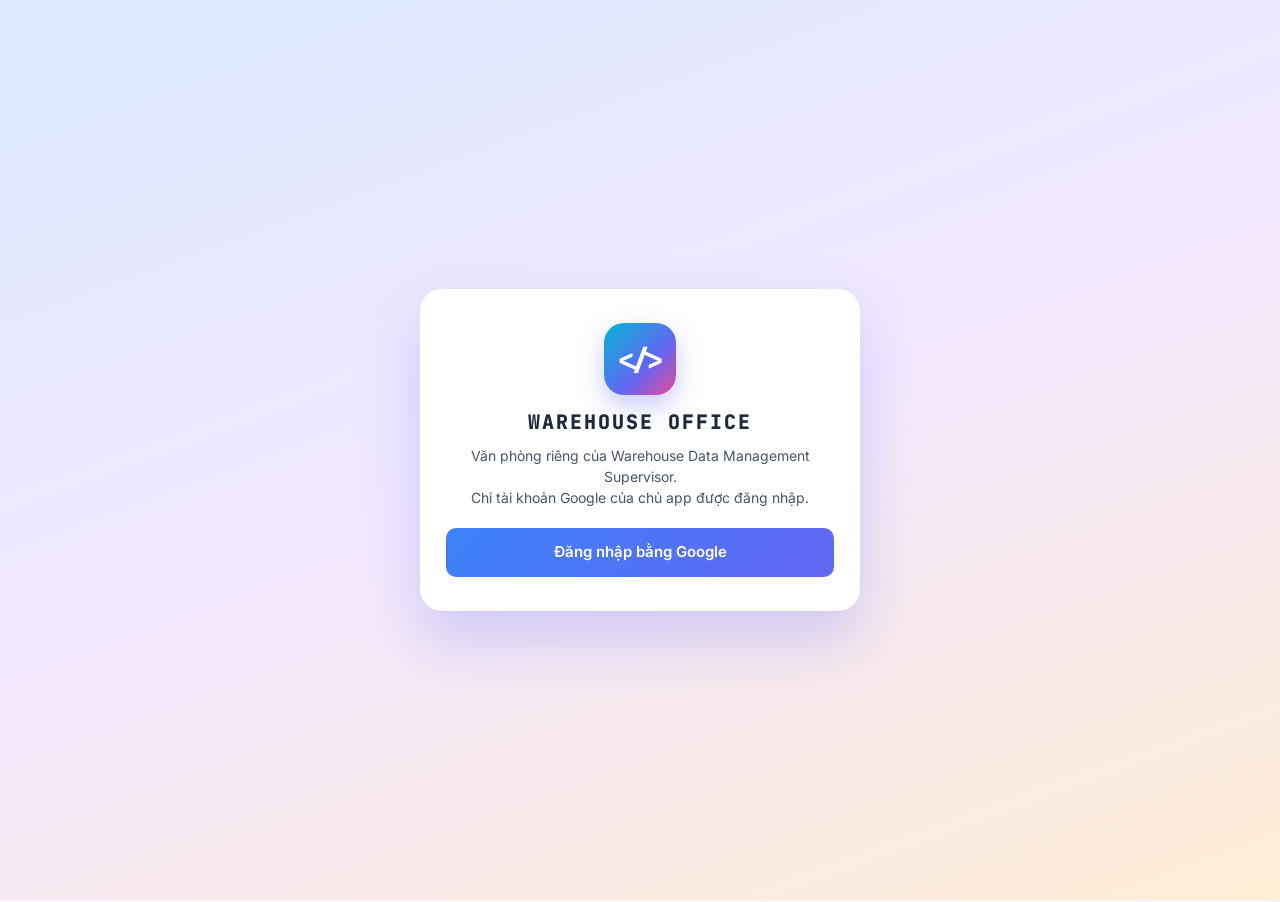
<file: office/index.html>
<!doctype html>
<html lang="vi">
<head>
<meta charset="utf-8">
<meta name="viewport" content="width=device-width, initial-scale=1">
<title>Warehouse Office</title>
<meta name="description" content="Văn phòng ảo của Warehouse Data Management Supervisor: giao task, nộp bài, Claude chấm điểm, KPI tháng/năm. Lưu toàn bộ trên Google Drive /DIY/Warehouse.">
<link rel="icon" href="data:image/svg+xml,%3Csvg xmlns='http://www.w3.org/2000/svg' viewBox='0 0 32 32'%3E%3Crect width='32' height='32' rx='8' fill='%230b1430'/%3E%3Cpath d='M11 10l-5 6 5 6M21 10l5 6-5 6M18 8l-4 16' stroke='%237dd3fc' stroke-width='2.6' fill='none' stroke-linecap='round' stroke-linejoin='round'/%3E%3C/svg%3E">
<link rel="preconnect" href="https://fonts.googleapis.com">
<link rel="preconnect" href="https://fonts.gstatic.com" crossorigin>
<link href="https://fonts.googleapis.com/css2?family=Inter:wght@400;500;600;700;800&family=JetBrains+Mono:wght@400;600;700&display=swap" rel="stylesheet">
<link rel="stylesheet" href="css/office.css?v=6">
</head>
<body>
<svg width="0" height="0" style="position:absolute" aria-hidden="true">
  <defs>
    <symbol id="i-drive" viewBox="0 0 24 24"><path d="M8 3h8l6 10-4 7H6l-4-7zM8 3l6 10h8M2 13h12l-4 7"/></symbol>
    <symbol id="i-sync" viewBox="0 0 24 24"><path d="M21 12a9 9 0 0 1-15.5 6.3L3 16M3 12a9 9 0 0 1 15.5-6.3L21 8M21 3v5h-5M3 21v-5h5"/></symbol>
  </defs>
</svg>

<header class="top">
  <a class="brand" href="./">
    <span class="logo">&lt;/&gt;</span>
    <span><b>WAREHOUSE OFFICE</b><small>Giao việc rõ ràng · Chấm điểm công bằng · KPI minh bạch</small></span>
  </a>
  <nav id="nav" class="nav" aria-label="Trang"></nav>
  <div class="right">
    <span id="saveState" class="savestate"></span>
    <button class="iconbtn" id="syncBtn" title="Đồng bộ với Drive (đọc kết quả Claude)" aria-label="Đồng bộ"><svg><use href="#i-sync"/></svg></button>
    <button class="drivebtn" id="driveBtn" data-act="connect"></button>
  </div>
</header>
<div id="demoBar" class="demobar" hidden>Chế độ thử: dữ liệu mẫu, chỉ lưu trong trình duyệt này. <button class="linkbtn" data-act="connect">Kết nối Google Drive</button> để lưu thật vào /DIY/Warehouse.</div>

<main id="view" class="view"></main>

<div id="gate" class="gate">
  <div class="gbox">
    <div class="glogo">&lt;/&gt;</div>
    <h1>WAREHOUSE OFFICE</h1>
    <p>Văn phòng riêng của Warehouse Data Management Supervisor.<br>Chỉ tài khoản Google của chủ app được đăng nhập.</p>
    <button class="btn primary big" data-act="connect">Đăng nhập bằng Google</button>
    <p id="gateMsg" class="gmsg" hidden></p>
    <button id="gateDemo" class="linkbtn" data-act="demo" hidden>Chạy thử với dữ liệu mẫu (chỉ trên máy dev)</button>
  </div>
</div>

<div id="scrim" class="scrim" hidden></div>
<aside id="drawer" class="drawer" aria-label="Bàn làm việc"></aside>
<div id="modal" class="modal" hidden><div class="box" id="modalBody" role="dialog" aria-modal="true"></div></div>
<div id="loading" class="loading" hidden><div class="spin"></div><span id="loadingText">Đang xử lý…</span></div>

<script src="https://accounts.google.com/gsi/client" async defer></script>
<script src="../masterdata/js/config.js?v=1"></script>
<script src="../masterdata/js/util.js?v=1"></script>
<script src="js/store.js?v=3"></script>
<script src="js/model.js?v=3"></script>
<script src="js/prompts.js?v=3"></script>
<script src="js/chibi.js?v=3"></script>
<script src="js/fx.js?v=2"></script>
<script src="js/app.js?v=4"></script>
</body>
</html>
</file>
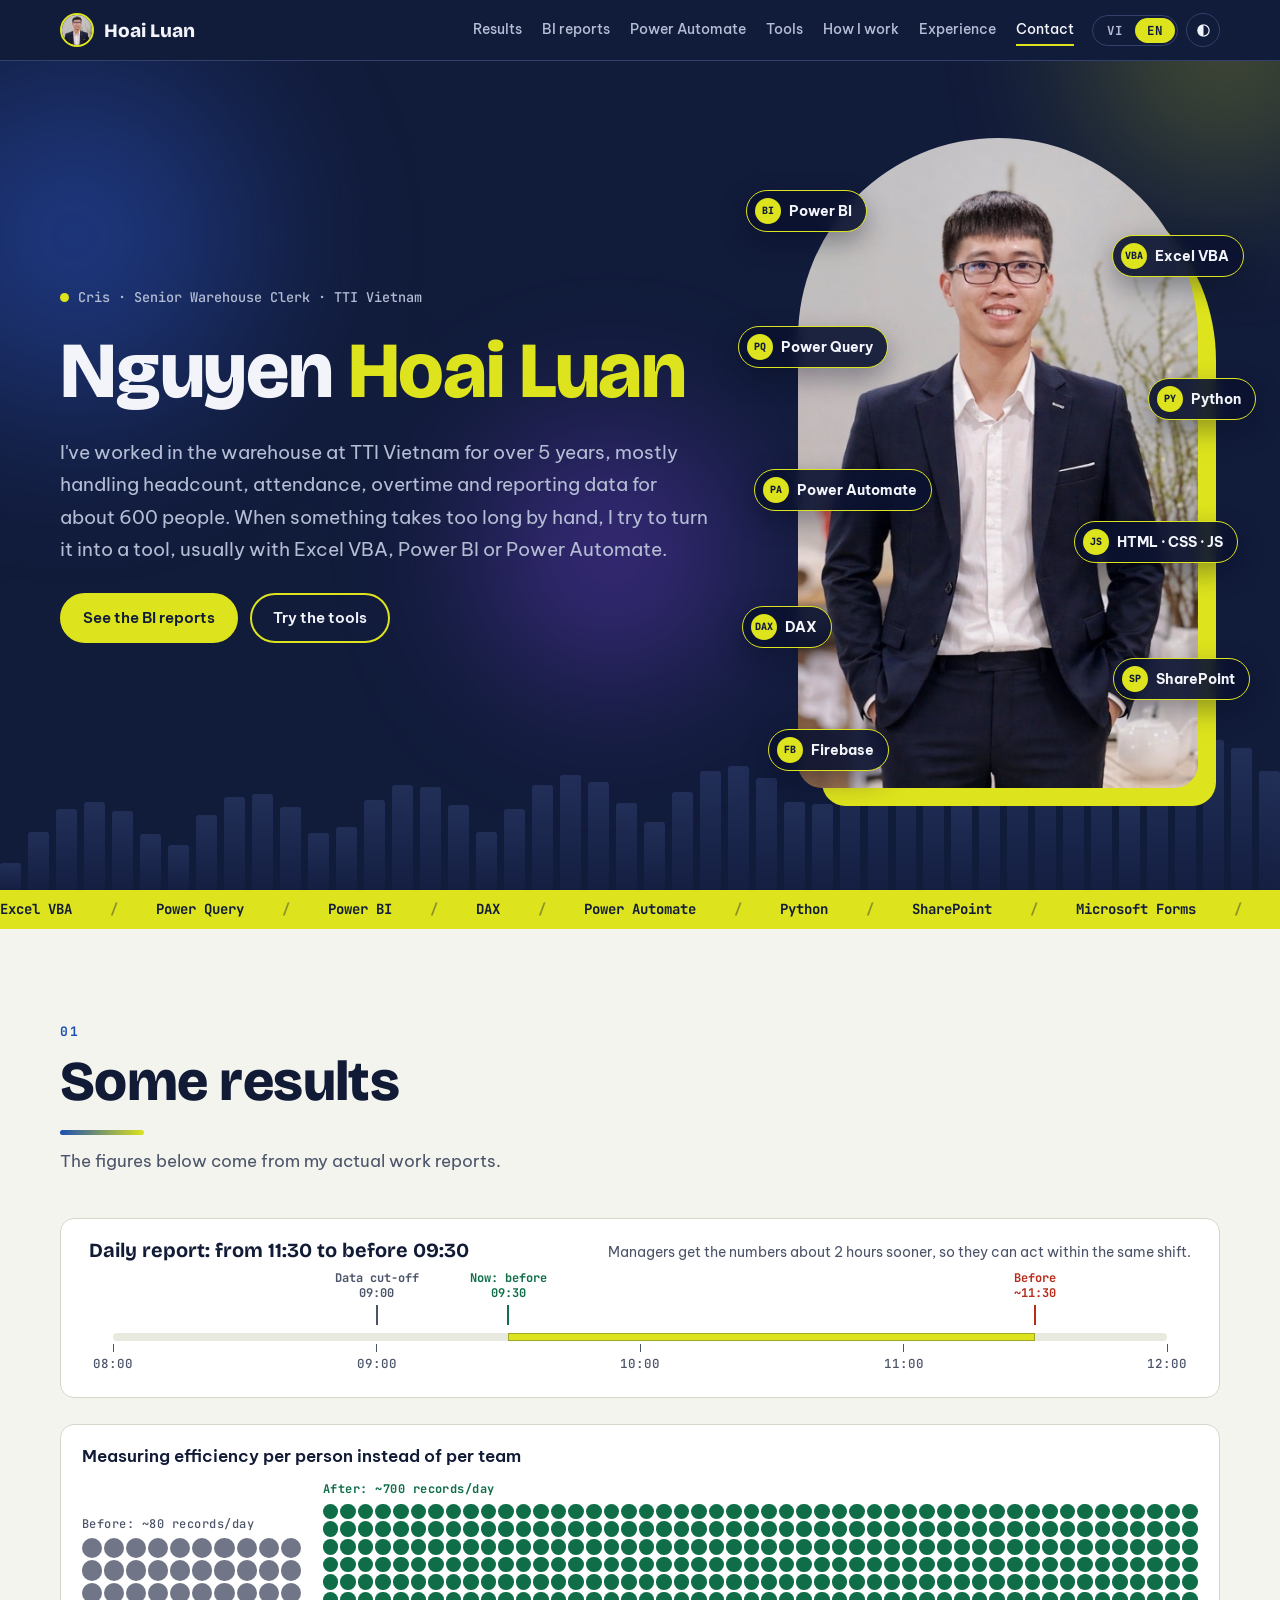
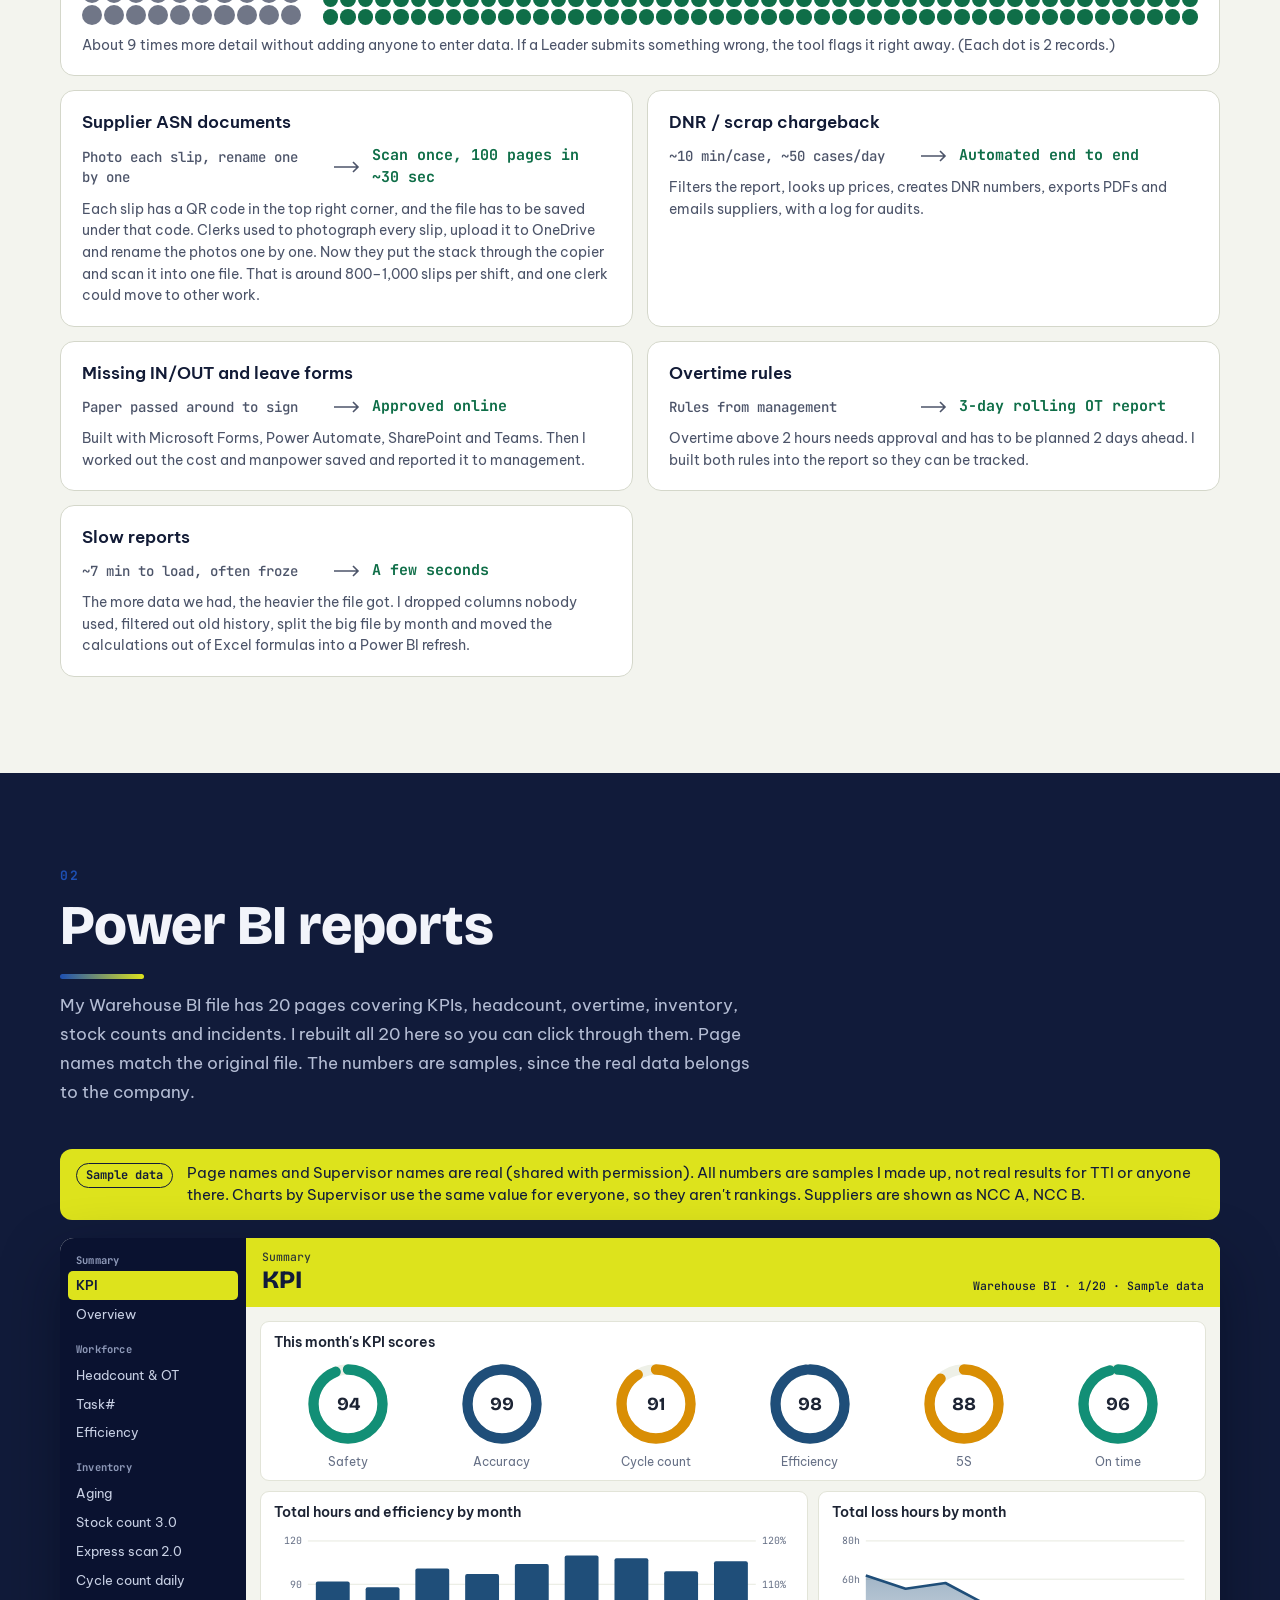
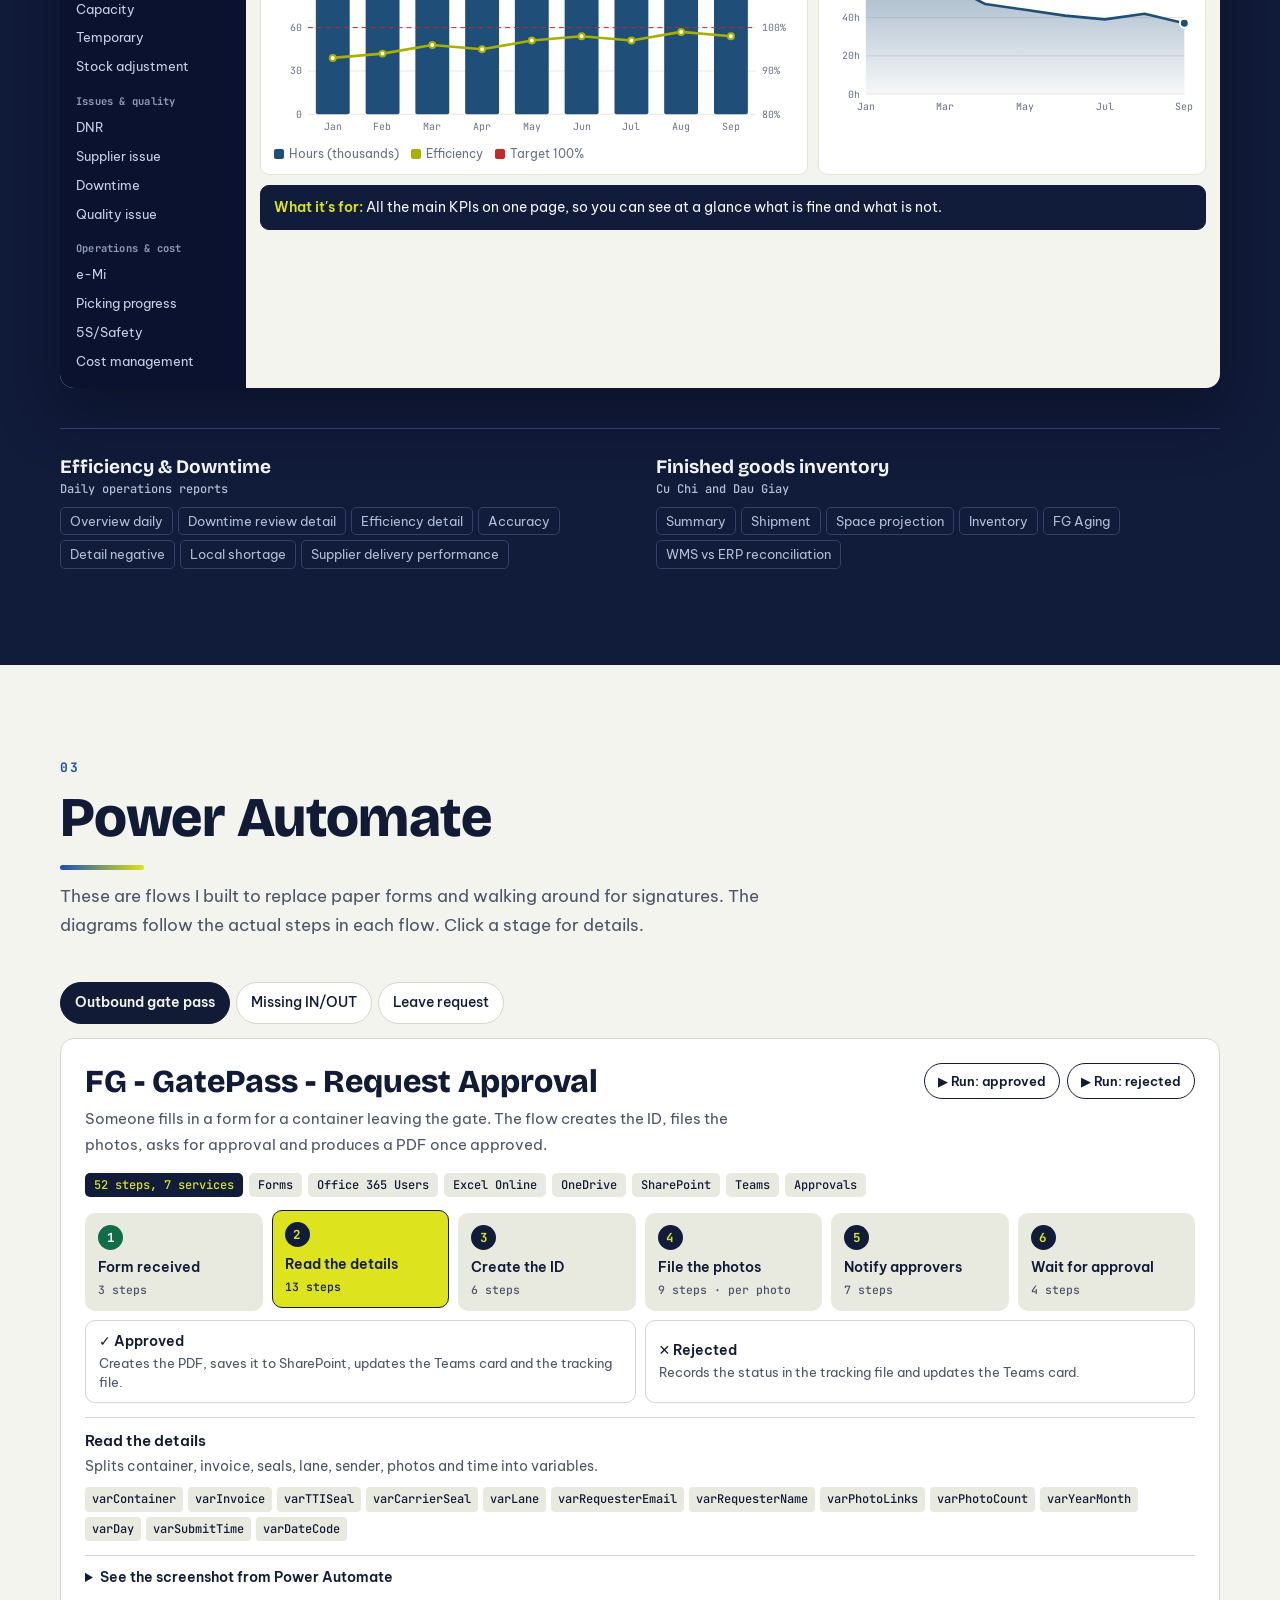
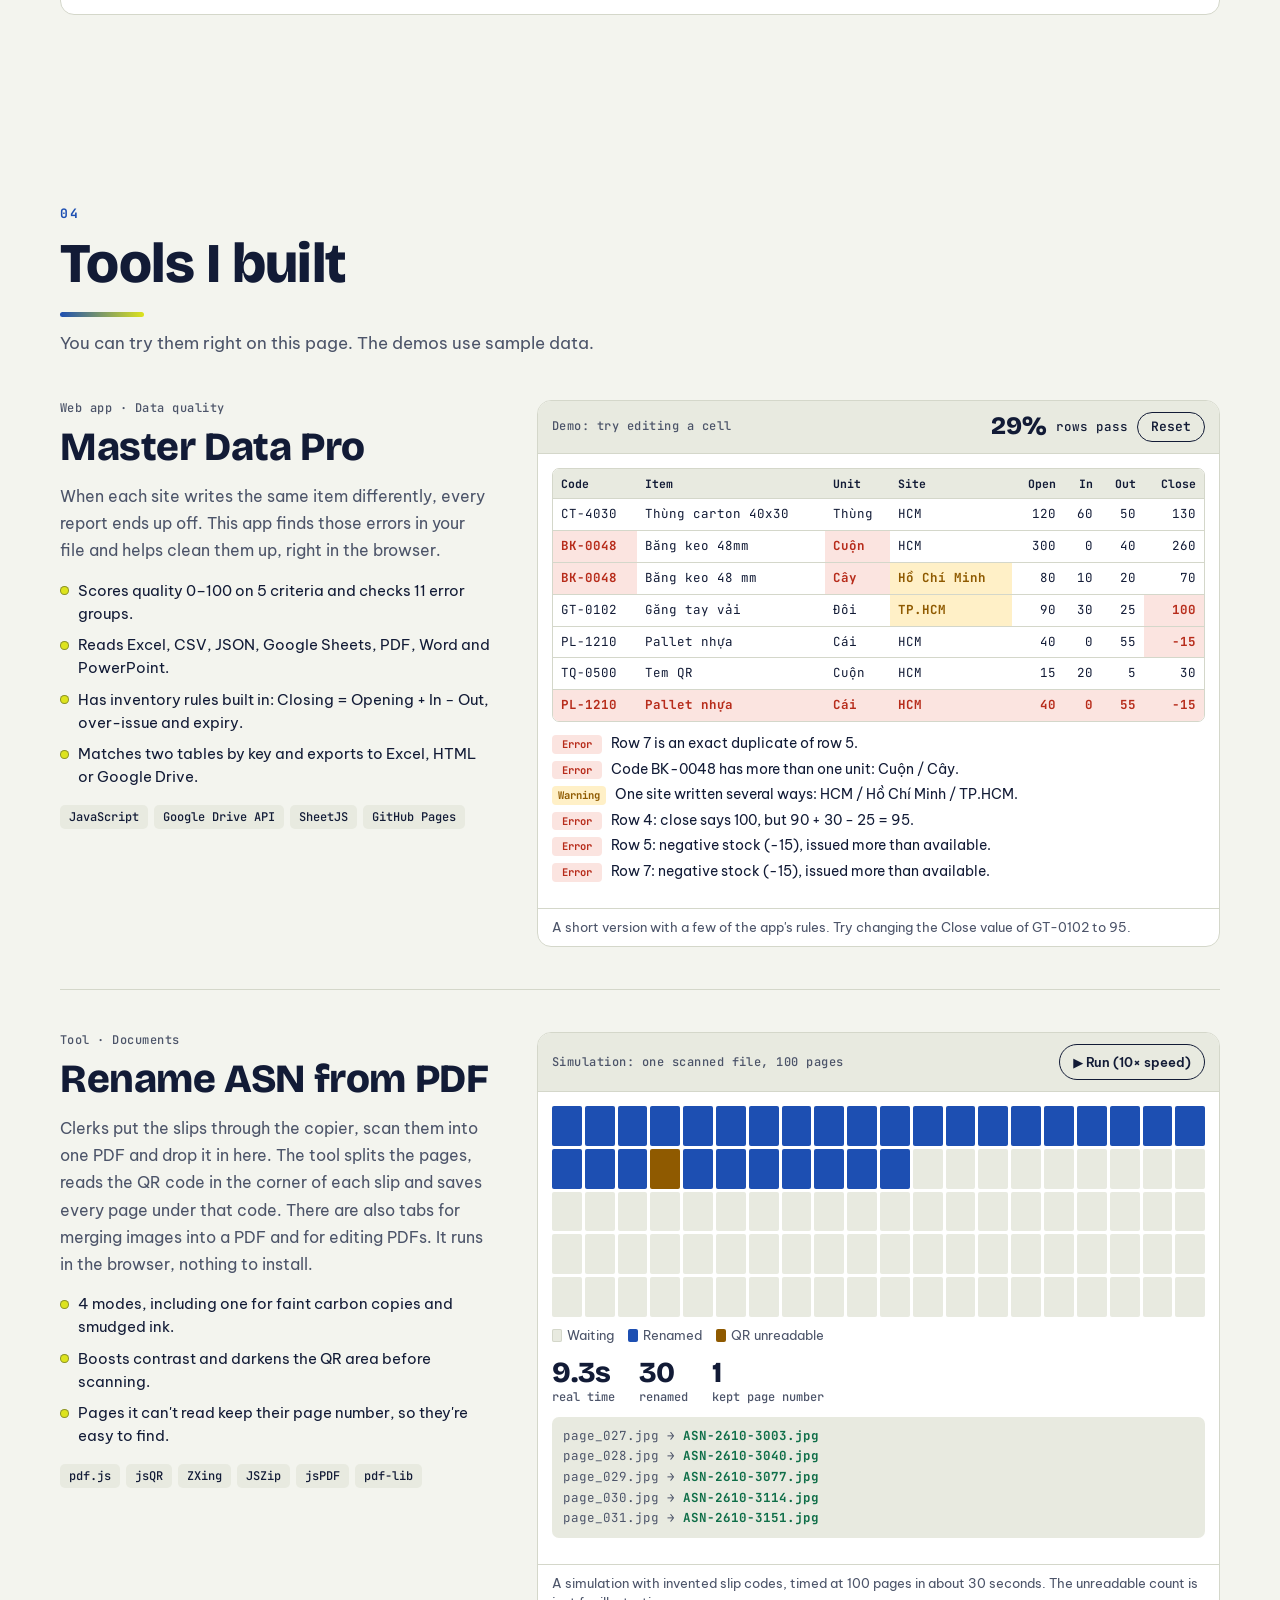
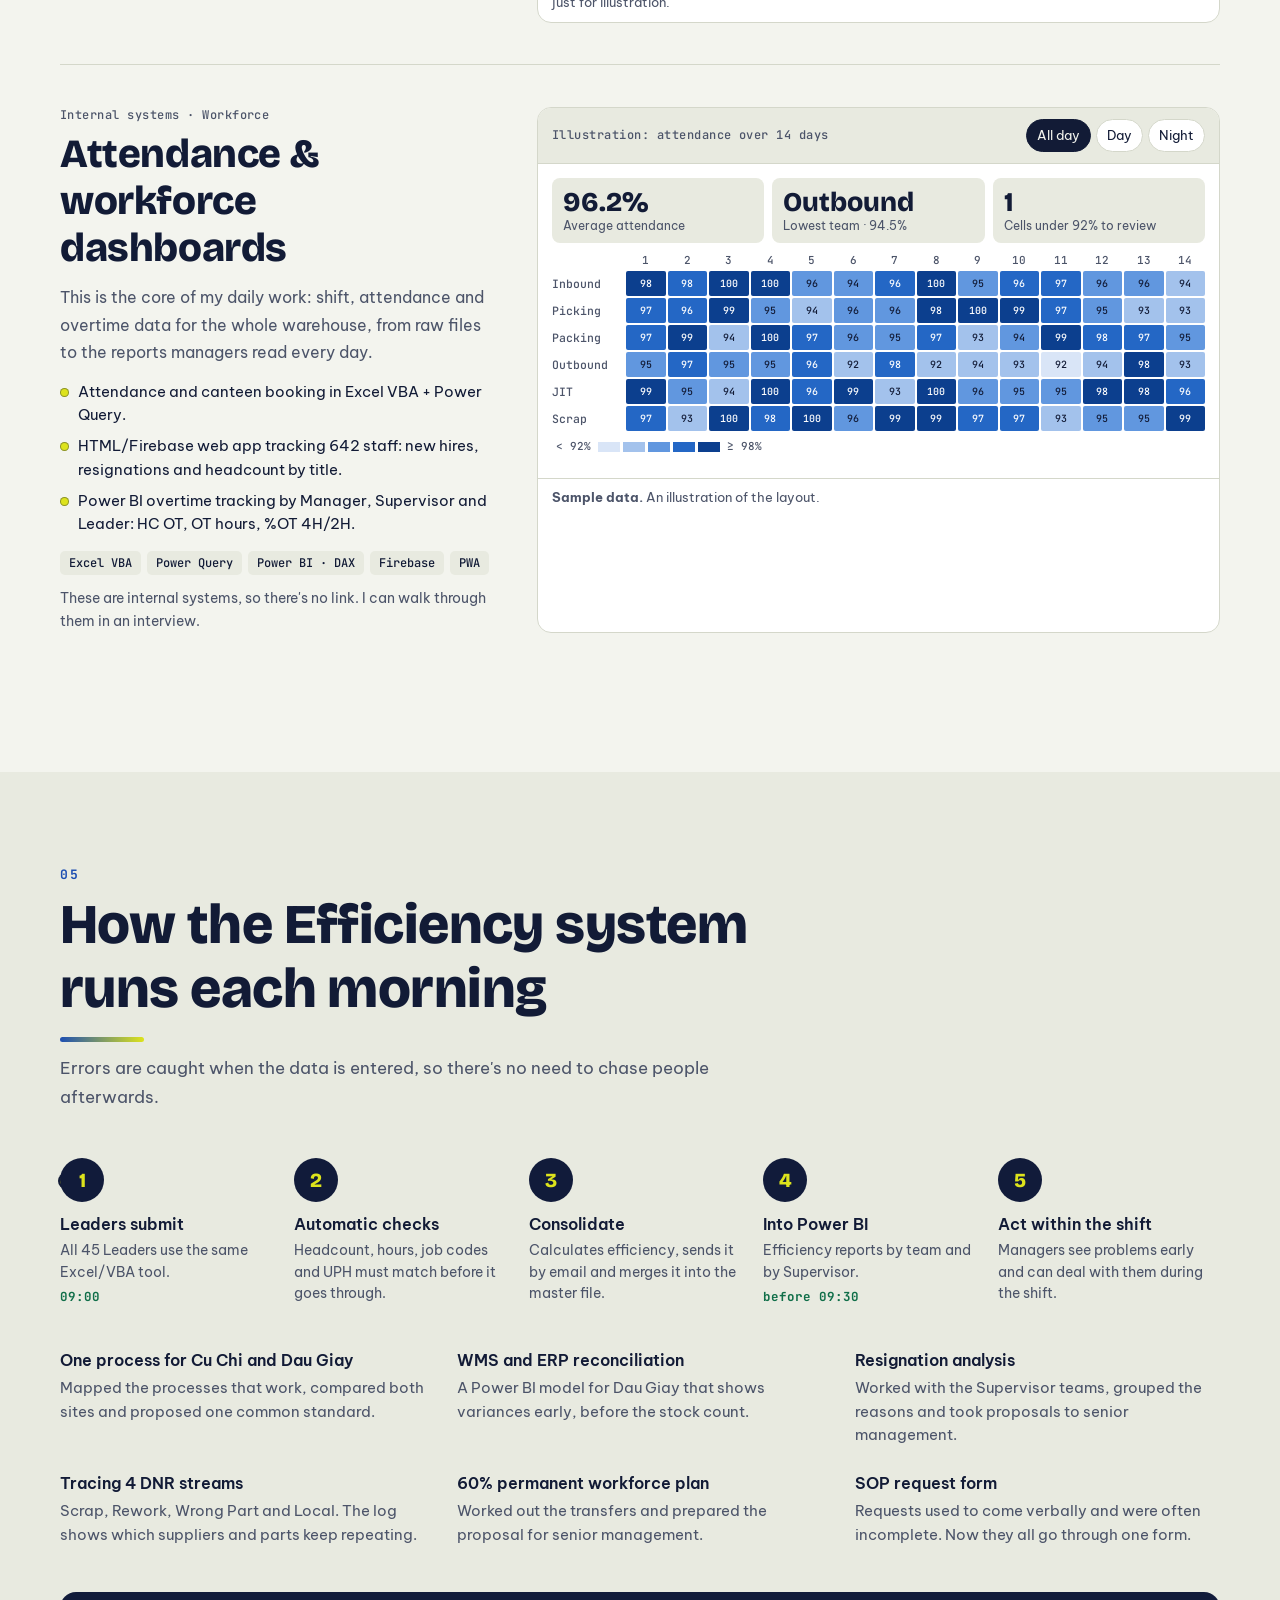
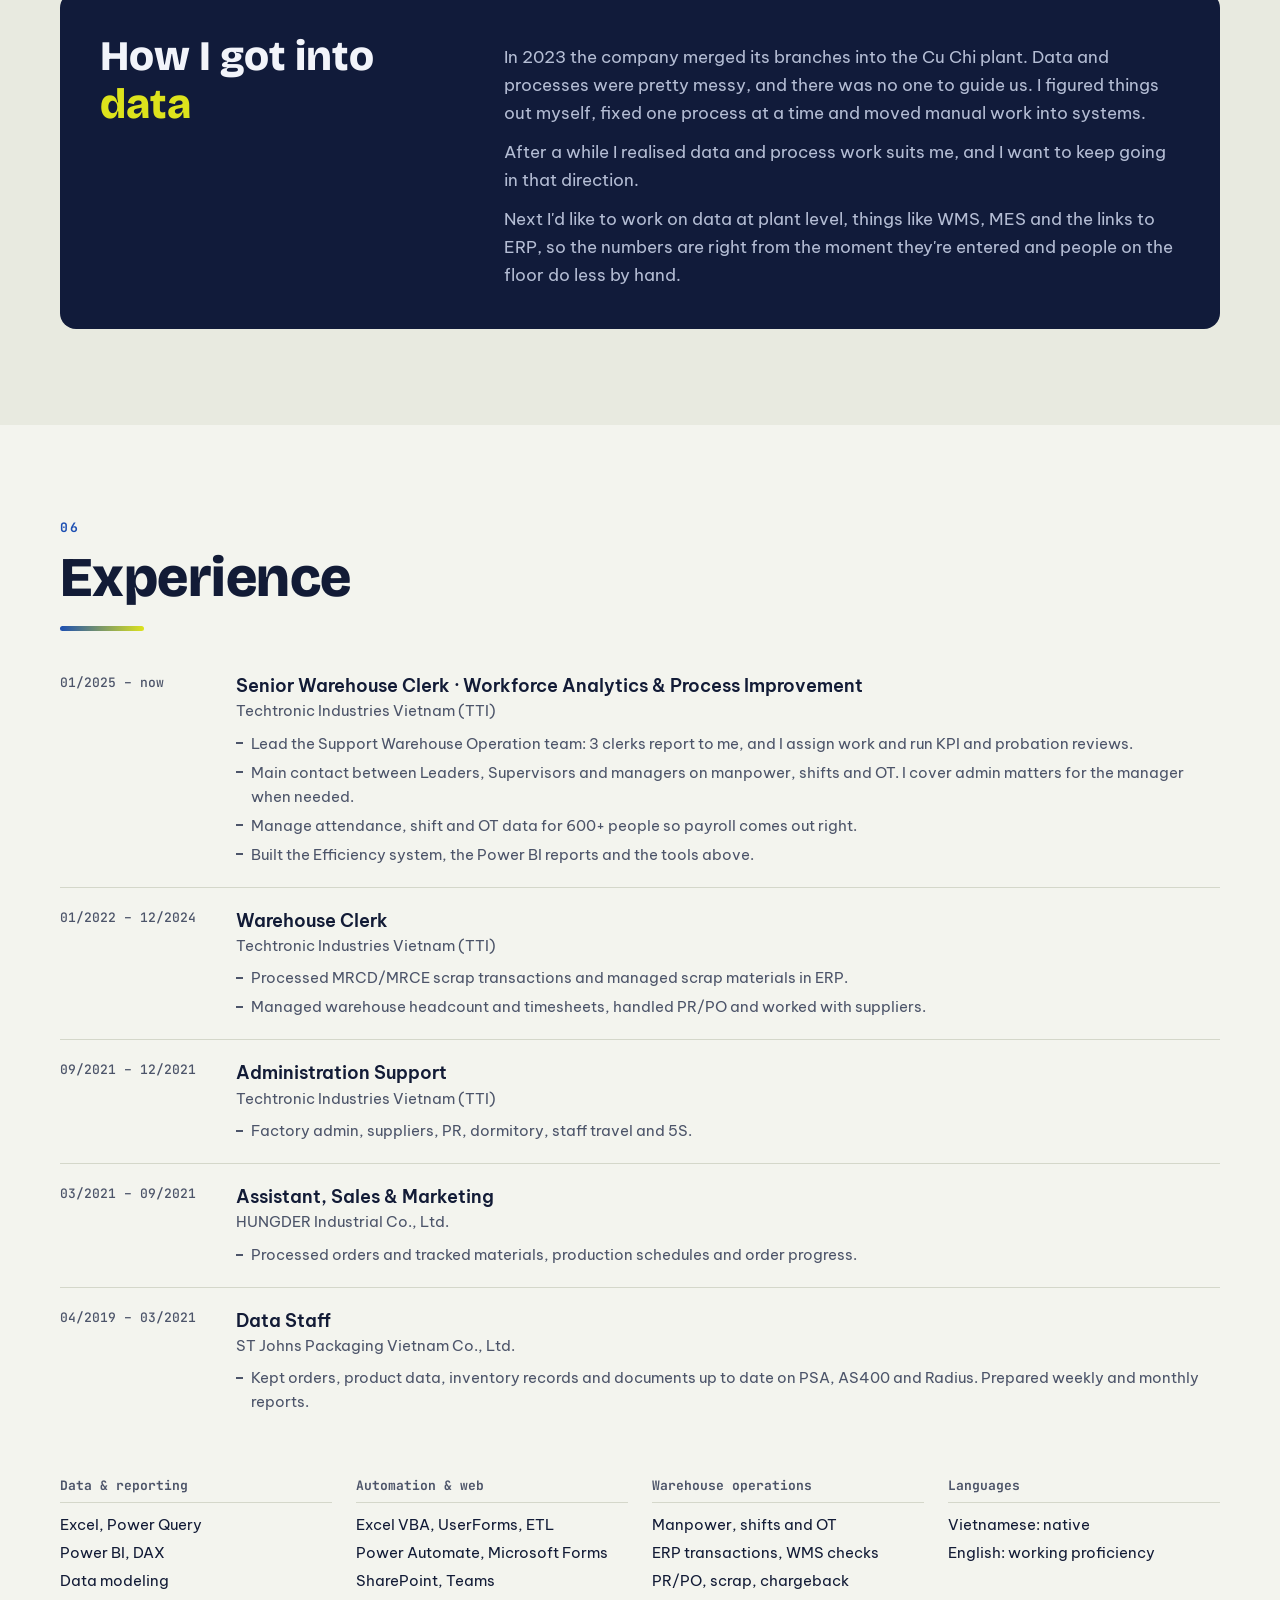
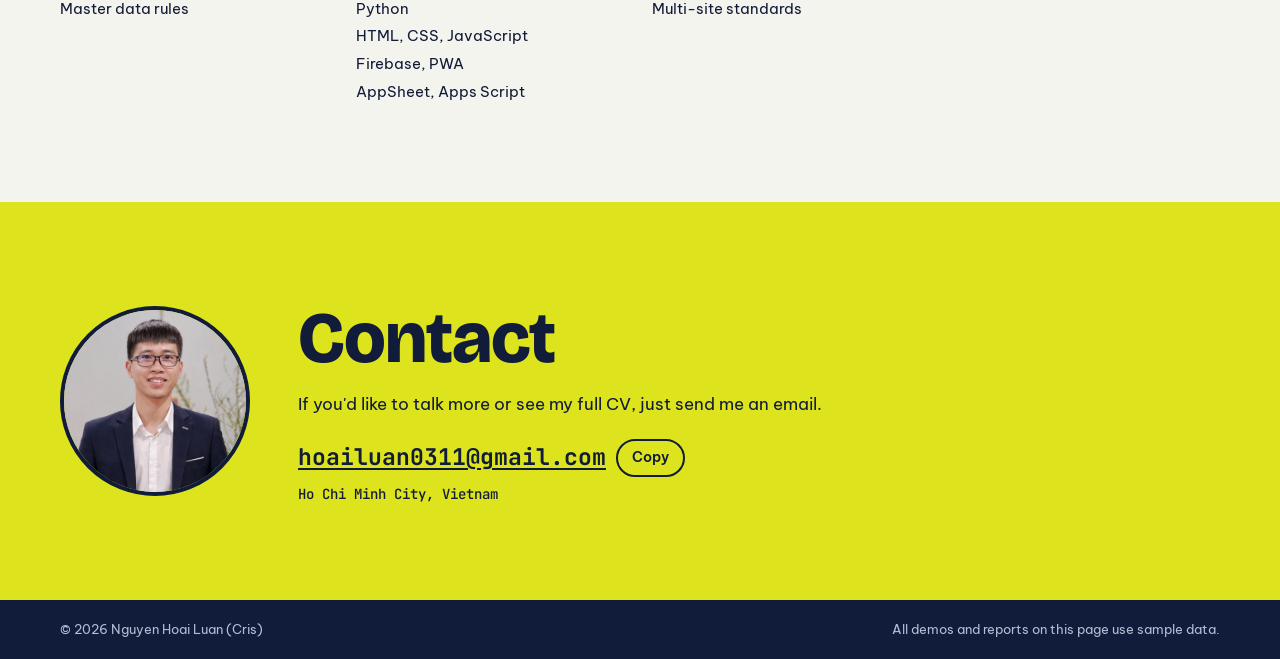
<file: portfolio/index.html>
<!doctype html>
<html lang="vi" class="l-vi">
<head>
<meta charset="utf-8">
<meta name="viewport" content="width=device-width,initial-scale=1,viewport-fit=cover">
<title>Nguyễn Hoài Luận · Portfolio</title>
<meta name="description" content="Nguyễn Hoài Luận (Cris), hơn 5 năm làm kho tại TTI Việt Nam. Báo cáo Power BI, công cụ Excel VBA, Power Automate và web app cho công việc kho.">
<meta property="og:title" content="Nguyễn Hoài Luận · Warehouse Data & Process">
<meta property="og:description" content="Power BI reports, Excel VBA tools and web apps built for warehouse work, with demos you can try.">
<meta property="og:type" content="website">
<meta property="og:url" content="https://crischat.github.io/app/portfolio/">
<meta property="og:image" content="https://crischat.github.io/app/portfolio/avatar.jpg">
<link rel="icon" href="data:image/svg+xml,%3Csvg xmlns='http://www.w3.org/2000/svg' viewBox='0 0 32 32'%3E%3Crect width='32' height='32' rx='7' fill='%23111B3A'/%3E%3Crect x='7' y='17' width='4' height='8' fill='%23DDE31C'/%3E%3Crect x='14' y='11' width='4' height='14' fill='%23DDE31C'/%3E%3Crect x='21' y='6' width='4' height='19' fill='%23DDE31C'/%3E%3C/svg%3E">
<link rel="preconnect" href="https://fonts.googleapis.com">
<link rel="preconnect" href="https://fonts.gstatic.com" crossorigin>
<link rel="stylesheet" href="https://fonts.googleapis.com/css2?family=Bricolage+Grotesque:opsz,wght@12..96,500;12..96,700;12..96,800&family=Be+Vietnam+Pro:wght@400;500;600;700&family=JetBrains+Mono:wght@400;500;700&display=swap">
<script>
(function(){
  var r=document.documentElement,lang=null,theme=null;
  try{lang=new URLSearchParams(location.search).get('lang')||localStorage.getItem('pf_lang');theme=localStorage.getItem('pf_theme')}catch(e){}
  if(lang!=='vi'&&lang!=='en'){lang=(navigator.language||'').toLowerCase().indexOf('vi')===0?'vi':'en'}
  r.className='l-'+lang;r.lang=lang;
  if(theme==='dark'||theme==='light'){r.setAttribute('data-theme',theme)}
})();
</script>
<style>
:root{
  --bg:#F3F4EE;--surface:#FFFFFF;--surface2:#E8EAE0;--line:#D4D7CA;
  --fg:#121B36;--fg2:#4C5469;--accent:#1D4FB2;--accent-soft:#DFE8F9;
  --navy:#111B3A;--navy2:#1A2650;--navy-line:#33406B;--on-navy:#F2F4FA;--on-navy2:#B4BDD4;
  --lime:#DDE31C;--lime-ink:#111B3A;
  --bad:#B72C1B;--bad-soft:#FBE4E0;--warn:#8F5A00;--warn-soft:#FFF0C7;--ok:#0F6E48;--ok-soft:#D9F2E5;
  --f-display:'Bricolage Grotesque','Segoe UI',system-ui,sans-serif;
  --f-body:'Be Vietnam Pro','Segoe UI',system-ui,sans-serif;
  --f-mono:'JetBrains Mono',Consolas,'Courier New',monospace;
  --h0:#D9E5F7;--h1:#A3C2EC;--h2:#6197DF;--h3:#2467C5;--h4:#0C3F8E;
  --i0:#121B36;--i1:#121B36;--i2:#121B36;--i3:#FFFFFF;--i4:#FFFFFF;
}
@media (prefers-color-scheme:dark){:root:not([data-theme="light"]){
  --bg:#0B1226;--surface:#141D39;--surface2:#1D2949;--line:#2E3B60;
  --fg:#EDF0F7;--fg2:#AEB7CC;--accent:#DDE31C;--accent-soft:#2A3350;
  --navy:#0F1834;--navy2:#1A2650;
  --bad:#FF9383;--bad-soft:#47201B;--warn:#FFD265;--warn-soft:#3F3010;--ok:#66D8A5;--ok-soft:#113A2A;
  --h0:#1B3355;--h1:#23508F;--h2:#2F71C9;--h3:#6AA2F1;--h4:#B9D4FB;
  --i0:#EDF0F7;--i1:#EDF0F7;--i2:#FFFFFF;--i3:#0B1226;--i4:#0B1226;
  color-scheme:dark}}
:root[data-theme="dark"]{
  --bg:#0B1226;--surface:#141D39;--surface2:#1D2949;--line:#2E3B60;
  --fg:#EDF0F7;--fg2:#AEB7CC;--accent:#DDE31C;--accent-soft:#2A3350;
  --navy:#0F1834;--navy2:#1A2650;
  --bad:#FF9383;--bad-soft:#47201B;--warn:#FFD265;--warn-soft:#3F3010;--ok:#66D8A5;--ok-soft:#113A2A;
  --h0:#1B3355;--h1:#23508F;--h2:#2F71C9;--h3:#6AA2F1;--h4:#B9D4FB;
  --i0:#EDF0F7;--i1:#EDF0F7;--i2:#FFFFFF;--i3:#0B1226;--i4:#0B1226;
  color-scheme:dark}
:root[data-theme="light"]{color-scheme:light}
*,*::before,*::after{box-sizing:border-box}
html{scroll-behavior:smooth;scroll-padding-top:72px;-webkit-text-size-adjust:100%}
body{margin:0;background:var(--bg);color:var(--fg);font:400 16px/1.7 var(--f-body);overflow-x:hidden}
html.l-vi .en,html.l-en .vi{display:none!important}
a{color:var(--accent);text-underline-offset:3px}
h1,h2,h3,h4,p,ul,ol,dl,dd,figure{margin:0;padding:0}
ul,ol{list-style:none}
img{display:block;max-width:100%}
button{font:inherit;color:inherit;cursor:pointer}
:focus-visible{outline:3px solid var(--accent);outline-offset:2px;border-radius:3px}
.wrap{max-width:1200px;margin-inline:auto;padding-left:max(20px,env(safe-area-inset-left,0px));padding-right:max(20px,env(safe-area-inset-right,0px))}
.label{font:500 12px/1.4 var(--f-mono);letter-spacing:.04em;color:var(--fg2)}
#progress{position:fixed;left:0;top:0;height:3px;width:100%;background:var(--lime);transform:scaleX(0);transform-origin:0 50%;z-index:50}
.top{position:sticky;top:0;z-index:30;background:var(--navy);color:var(--on-navy);border-bottom:1px solid var(--navy-line)}
.top .wrap{display:flex;align-items:center;gap:18px;min-height:60px;padding-block:8px}
.brand{display:flex;align-items:center;gap:10px;font:800 19px/1 var(--f-display);color:var(--on-navy);text-decoration:none;white-space:nowrap}
.brand img{width:34px;height:34px;border-radius:50%;object-fit:cover;object-position:50% 12%;border:2px solid var(--lime)}
.nav{display:flex;gap:20px;margin-left:auto}
.nav a{font-size:14px;font-weight:500;color:var(--on-navy2);text-decoration:none;white-space:nowrap;position:relative;padding-block:4px}
.nav a::after{content:"";position:absolute;left:0;right:0;bottom:0;height:2px;background:var(--lime);transform:scaleX(0);transform-origin:0 50%;transition:transform .25s}
.nav a:hover{color:var(--on-navy)}
.nav a:hover::after{transform:scaleX(1)}
.ctl{display:flex;gap:8px;align-items:center}
.seg{display:inline-flex;border:1px solid var(--navy-line);border-radius:999px;padding:2px}
.seg button{border:0;background:transparent;color:var(--on-navy2);padding:5px 12px;font:700 12.5px/1.2 var(--f-mono);border-radius:999px;transition:background .2s,color .2s}
.seg button[aria-pressed="true"]{background:var(--lime);color:var(--lime-ink)}
.theme-btn{width:34px;height:34px;border:1px solid var(--navy-line);border-radius:50%;background:transparent;display:grid;place-items:center;padding:0}
.theme-btn svg{width:15px;height:15px;fill:var(--on-navy)}
.hero{position:relative;background:var(--navy);color:var(--on-navy);overflow:hidden}
.hero .wrap{position:relative;z-index:2}
.hero-grid{display:grid;grid-template-columns:minmax(0,1.25fr) minmax(320px,.85fr);gap:clamp(30px,5vw,70px);align-items:center;padding-block:clamp(44px,6vw,80px) clamp(70px,8vw,110px)}
.hero h1{font:800 clamp(42px,6.2vw,80px)/1.1 var(--f-display);letter-spacing:-.015em;text-wrap:balance}
.hero h1 mark{background:none;color:var(--lime)}
.hero h1 .w{display:inline-block}
.role{display:inline-flex;align-items:center;gap:9px;font:500 13.5px/1.4 var(--f-mono);color:var(--on-navy2);margin-bottom:20px}
.role i{flex:none;width:9px;height:9px;border-radius:50%;background:var(--lime);animation:pulse 2.2s infinite}
@keyframes pulse{0%{box-shadow:0 0 0 0 rgba(221,227,28,.55)}80%,100%{box-shadow:0 0 0 11px rgba(221,227,28,0)}}
.lead{margin-top:22px;font-size:clamp(16.5px,1.5vw,19px);line-height:1.7;max-width:58ch;color:var(--on-navy2)}
.lead strong{color:var(--on-navy);font-weight:600}
.cta{display:flex;flex-wrap:wrap;gap:12px;margin-top:28px}
.btn{display:inline-flex;align-items:center;gap:9px;padding:13px 21px;border-radius:999px;font-weight:600;font-size:15px;line-height:1.3;text-decoration:none;border:2px solid var(--lime);background:var(--lime);color:var(--lime-ink);transition:transform .2s,background .2s,color .2s}
.btn:hover{transform:translateY(-2px)}
.btn.alt{background:transparent;color:var(--on-navy)}
.btn.alt:hover{background:var(--lime);color:var(--lime-ink)}
.pic{position:relative;max-width:400px;width:100%;margin-inline:auto;justify-self:center}
.pic::before{content:"";position:absolute;inset:26px -18px -18px 24px;background:var(--lime);border-radius:200px 200px 24px 24px}
.pic img{position:relative;width:100%;height:auto;border-radius:200px 200px 24px 24px}
.float{position:absolute;display:flex;align-items:center;gap:8px;background:rgba(10,18,48,.9);color:#F2F4FA;border:1.5px solid var(--lime);border-radius:999px;padding:7px 14px 7px 8px;font:700 13.5px/1.2 var(--f-body);white-space:nowrap;box-shadow:0 10px 26px rgba(6,12,32,.35);backdrop-filter:blur(6px);animation:bob 5s ease-in-out infinite;will-change:transform}
.float i{display:grid;place-items:center;width:26px;height:26px;border-radius:50%;background:var(--lime);color:#111B3A;font:800 10px/1 var(--f-mono);font-style:normal;flex:none}
.float:nth-child(odd){animation-duration:6s}
.k1{left:-52px;top:8%}
.k2{right:-46px;top:15%;animation-delay:-1.2s}
.k3{left:-60px;top:29%;animation-delay:-2.4s}
.k4{right:-58px;top:37%;animation-delay:-.6s}
.k5{left:-44px;top:51%;animation-delay:-3.1s}
.k6{right:-40px;top:59%;animation-delay:-1.8s}
.k7{left:-56px;top:72%;animation-delay:-4s}
.k8{right:-52px;top:80%;animation-delay:-2.7s}
.k9{left:-30px;top:91%;animation-delay:-.9s}
@keyframes bob{50%{translate:0 -9px}}
.bars{position:absolute;left:0;right:0;bottom:0;height:min(150px,20vw);display:flex;align-items:flex-end;gap:.55%;z-index:1;opacity:.34;pointer-events:none}
.bars i{flex:1;background:linear-gradient(to top,var(--navy2),#42558F);border-radius:3px 3px 0 0;transform-origin:50% 100%}
.ticker{background:var(--lime);color:var(--lime-ink);overflow:hidden;white-space:nowrap;padding-block:11px;font:700 14px/1.2 var(--f-mono)}
.ticker div{display:inline-block;animation:slide 34s linear infinite}
.ticker:hover div{animation-play-state:paused}
.ticker span{margin-right:38px}
.ticker span::after{content:"/";margin-left:38px;opacity:.4}
@keyframes slide{to{transform:translateX(-50%)}}
section{padding-block:clamp(54px,7.5vw,96px)}
.sec-head{max-width:760px;margin-bottom:clamp(26px,4vw,42px)}
.sec-head h2{font:800 clamp(34px,4.6vw,56px)/1.14 var(--f-display);letter-spacing:-.01em;text-wrap:balance}
.sec-head p{margin-top:12px;color:var(--fg2);font-size:17px;max-width:64ch}
.ruler-box{background:var(--surface);border:1px solid var(--line);border-radius:14px;padding:18px clamp(14px,3vw,28px) 16px;margin-bottom:26px}
.ruler-head{display:flex;justify-content:space-between;gap:4px 20px;flex-wrap:wrap;align-items:baseline;margin-bottom:4px}
.ruler-head h3{font:700 20px/1.3 var(--f-display)}
.ruler-head p{font-size:14px;color:var(--fg2)}
.ruler-scroll{overflow-x:auto;padding-inline:24px}
.ruler{position:relative;height:112px;min-width:520px}
.ruler .base{position:absolute;left:0;right:0;top:64px;height:8px;border-radius:9px;background:var(--surface2)}
.ruler .gain{position:absolute;top:64px;height:8px;left:37.5%;width:50%;background:var(--lime);box-shadow:inset 0 0 0 1px rgba(17,27,58,.3);transform-origin:100% 50%}
.tick{position:absolute;top:75px;transform:translateX(-50%);font:500 12.5px/1.2 var(--f-mono);color:var(--fg2);text-align:center}
.tick::before{content:"";display:block;width:1px;height:8px;background:var(--fg2);margin:0 auto 4px}
.mark{position:absolute;top:2px;transform:translateX(-50%);font:700 12px/1.3 var(--f-mono);text-align:center;width:126px}
.mark::after{content:"";display:block;width:2px;height:20px;margin:3px auto 0;background:currentColor}
.mark.old{color:var(--bad)}.mark.cut{color:var(--fg2)}.mark.new{color:var(--ok)}
.ledger{display:grid;grid-template-columns:repeat(2,minmax(0,1fr));gap:14px}
.lc{background:var(--surface);border:1px solid var(--line);border-radius:14px;padding:19px 21px;transition:transform .25s,border-color .25s}
.lc:hover{transform:translateY(-3px);border-color:var(--fg2)}
.lc:first-child{grid-column:1/-1}
.lc h3{font-size:16.5px;font-weight:600;line-height:1.4}
.ba{display:grid;grid-template-columns:minmax(0,1fr) auto minmax(0,1fr);gap:12px;align-items:center;margin-top:12px}
.ba .b4{font:500 14px/1.45 var(--f-mono);color:var(--fg2)}
.ba .af{font:700 15px/1.45 var(--f-mono);color:var(--ok)}
.ba svg{width:26px;height:12px;stroke:var(--fg2);fill:none;stroke-width:1.6}
.lc p{font-size:14px;color:var(--fg2);margin-top:10px;line-height:1.55}
.dots-compare{display:grid;grid-template-columns:minmax(0,1fr) minmax(0,4fr);gap:22px;margin-top:14px;align-items:end}
.dots-compare .label{display:block;margin-bottom:6px}
.dots{display:grid;gap:2px}
.dots.few{grid-template-columns:repeat(10,minmax(0,1fr))}
.dots.many{grid-template-columns:repeat(50,minmax(0,1fr))}
.dots i{aspect-ratio:1;background:var(--fg2);border-radius:50%;opacity:.8}
.dots.many i{background:var(--ok);opacity:1}
.bi{background:var(--navy);color:var(--on-navy)}
.bi .sec-head p{color:var(--on-navy2)}
.bi a{color:var(--lime)}
.canvas{--c-bg:#F3F4EE;--c-card:#FFFFFF;--c-line:#E2E4D8;--c-ink:#1C2333;--c-mute:#667086;
  display:grid;grid-template-columns:186px minmax(0,1fr);background:var(--c-bg);color:var(--c-ink);border-radius:14px;overflow:hidden;box-shadow:0 24px 60px rgba(4,8,24,.45)}
.rail{background:#0A1230;padding:12px 8px;max-height:780px;overflow-y:auto;scrollbar-width:none;position:relative}
.rail::-webkit-scrollbar{display:none}
.rg+.rg{margin-top:10px}
.rg h4{font:700 10.5px/1.3 var(--f-mono);color:#8E99B8;padding:4px 8px;letter-spacing:.02em}
.rbtn{display:block;width:100%;text-align:left;border:0;background:transparent;color:#C8D0E4;font-size:13px;line-height:1.3;padding:6px 8px;border-radius:5px;transition:background .2s,color .2s}
.rbtn:hover{background:#1A2650;color:#fff}
.rbtn[aria-selected="true"]{background:var(--ac);color:var(--ink);font-weight:600}
.rep{min-width:0;min-height:720px;display:flex;flex-direction:column}
.c-head{display:flex;flex-wrap:wrap;gap:4px 14px;align-items:flex-end;justify-content:space-between;padding:12px 16px}
.c-head small{display:block;font:500 11.5px/1.3 var(--f-mono);opacity:.85}
.c-head h3{font:800 25px/1.2 var(--f-display)}
.c-head>span{font:500 11.5px/1.4 var(--f-mono)}
.c-body{padding:14px;display:grid;grid-template-columns:repeat(12,minmax(0,1fr));gap:10px;align-content:start}
.c-w{background:var(--c-card);border:1px solid var(--c-line);border-radius:9px;padding:11px 13px;min-width:0}
.s3{grid-column:span 3}.s4{grid-column:span 4}.s5{grid-column:span 5}.s6{grid-column:span 6}.s7{grid-column:span 7}.s8{grid-column:span 8}.s12{grid-column:span 12}
.c-w h4{font-size:13.5px;font-weight:600;line-height:1.35;margin-bottom:7px}
.c-w svg{display:block;width:100%;height:auto;overflow:visible}
.c-w text{font-family:var(--f-mono);fill:var(--c-mute)}
.c-k b{display:block;font:800 clamp(25px,2.8vw,36px)/1.12 var(--f-display);font-variant-numeric:tabular-nums}
.c-k>span{display:block;font-size:12.5px;line-height:1.35;color:var(--c-mute)}
.c-k em{font:700 11.5px/1.3 var(--f-mono);font-style:normal;display:block;margin-top:3px}
.c-k em.up{color:#0F6E48}.c-k em.dn{color:#C62828}
.c-k .spark{margin-top:7px;max-height:42px}
.c-k.dark{background:#111B3A;border-color:#111B3A;color:#F2F4FA}
.c-k.dark>span{color:#B4BDD4}.c-k.dark em.up{color:#DDE31C}
.c-legend{display:flex;flex-wrap:wrap;gap:3px 12px;font-size:11.5px;color:var(--c-mute);margin-top:6px}
.c-legend i{display:inline-block;width:10px;height:10px;border-radius:2px;margin-right:5px;vertical-align:-1px}
.c-why{background:#111B3A;border-color:#111B3A;color:#F2F4FA;font-size:13.5px;line-height:1.55}
.c-why b{color:#DDE31C;font-weight:600}
.c-tw{overflow-x:auto}
.c-t{width:100%;border-collapse:collapse;font-size:12.5px;font-variant-numeric:tabular-nums}
.c-t th{font:700 11px/1.3 var(--f-mono);color:var(--c-mute);text-align:left;padding:6px 7px;border-bottom:2px solid var(--c-line);white-space:nowrap}
.c-t td{padding:7px;border-bottom:1px solid var(--c-line);white-space:nowrap}
.c-t .r{text-align:right}
.c-t .tot td{font-weight:700;background:var(--c-bg);border-bottom:0}
.cb{display:inline-block;width:64px;height:8px;background:#EEF0E7;border-radius:4px;overflow:hidden;margin-right:7px;vertical-align:0}
.cb i{display:block;height:100%}
.pill{font:700 11px/1 var(--f-mono);padding:4px 7px;border-radius:4px;white-space:nowrap}
.pill.ok{background:#D9F2E5;color:#0F6E48}.pill.warn{background:#FFF0C7;color:#8F5A00}.pill.bad{background:#FBE4E0;color:#B72C1B}
.pbs{display:grid;gap:10px}
.pbl{display:flex;justify-content:space-between;gap:10px;font-size:12.5px;margin-bottom:4px}
.pbl b{font-weight:600}
.pbl span{font:700 12px/1.5 var(--f-mono)}
.pbt{position:relative;height:10px;border-radius:5px;background:#EEF0E7}
.pbt.tall{height:15px}
.pbt i{display:block;height:100%;border-radius:5px}
.pbt u{position:absolute;top:-3px;bottom:-3px;width:3px;background:#1C2333;border-radius:2px}
.cal{display:grid;grid-template-columns:repeat(7,minmax(0,1fr));gap:3px}
.cal em{font:700 10.5px/1 var(--f-mono);font-style:normal;color:var(--c-mute);text-align:center;padding:3px 0 5px}
.cal b{display:grid;place-items:center;aspect-ratio:1.35;font:500 11.5px/1 var(--f-mono);background:#EEF0E7;border-radius:4px}
.cal b.ok{background:#128F76;color:#fff}.cal b.warn{background:#D98E04;color:#fff}.cal b.bad{background:#C62828;color:#fff}
.rings{display:flex;flex-wrap:wrap;gap:12px 6px;justify-content:space-around}
.rings>div{flex:1 1 78px;max-width:118px;text-align:center}
.rings svg{max-width:92px;margin:auto}
.rings span{display:block;font-size:12px;line-height:1.3;color:var(--c-mute);margin-top:4px}
.board{display:grid;grid-auto-flow:column;grid-auto-columns:minmax(0,1fr);gap:8px}
.board>div{background:var(--c-bg);border-radius:7px;padding:9px 10px;min-width:0}
.board h5{margin:0;font-size:12.5px;font-weight:600;color:var(--c-mute)}
.board b{display:block;font:800 25px/1.2 var(--f-display)}
.board p{display:flex;flex-wrap:wrap;gap:3px;margin-top:5px}
.board i{width:9px;height:9px;border-radius:2px;display:block}
.bi-index{display:grid;grid-template-columns:repeat(2,minmax(0,1fr));gap:26px 32px;margin-top:40px;border-top:1px solid var(--navy-line);padding-top:26px}
.bi-index h3{font:700 19px/1.3 var(--f-display)}
.bi-index small{display:block;font:500 12px/1.4 var(--f-mono);color:var(--on-navy2);margin:2px 0 9px}
.pgs{display:flex;flex-wrap:wrap;gap:5px}
.pgs li{font-size:12.5px;line-height:1.3;padding:5px 9px;border:1px solid var(--navy-line);border-radius:5px;color:var(--on-navy2)}
.bi-note{display:grid;grid-template-columns:auto minmax(0,1fr);gap:10px 14px;align-items:start;background:var(--lime);color:var(--lime-ink);border-radius:12px;padding:13px 16px;margin-bottom:18px;font-size:14.5px;line-height:1.55}
.bi-note b{font:700 12px/1.3 var(--f-mono);border:1.5px solid var(--lime-ink);border-radius:999px;padding:4px 9px;white-space:nowrap;margin-top:1px}
.fl-tabs{display:flex;gap:6px;flex-wrap:wrap;margin-bottom:14px}
.fl-tab{border:1px solid var(--line);background:var(--surface);padding:8px 14px;border-radius:999px;font-size:14px;font-weight:500}
.fl-tab[aria-selected="true"]{background:var(--fg);color:var(--bg);border-color:var(--fg);font-weight:600}
.fl-box{background:var(--surface);border:1px solid var(--line);border-radius:14px;padding:clamp(14px,2.4vw,24px)}
.fl-top{display:flex;flex-wrap:wrap;gap:10px 18px;align-items:flex-start;justify-content:space-between;margin-bottom:16px}
.fl-top h3{font:800 clamp(23px,2.7vw,32px)/1.2 var(--f-display)}
.fl-top p{color:var(--fg2);font-size:15px;margin-top:5px;max-width:66ch}
.fl-run{display:flex;gap:7px;flex-wrap:wrap}
.fl-meta{display:flex;flex-wrap:wrap;gap:6px;margin-bottom:16px}
.stages{display:grid;grid-template-columns:repeat(var(--n,6),minmax(0,1fr));gap:9px;position:relative}
.stage{position:relative;text-align:left;background:var(--surface2);border:1.5px solid transparent;border-radius:10px;padding:11px 12px 12px;min-width:0;transition:background .25s,border-color .25s,transform .25s}
.stage:hover{border-color:var(--fg2)}
.stage[aria-pressed="true"]{border-color:var(--fg)}
.stage b{display:block;font-size:14px;font-weight:600;line-height:1.35}
.stage small{display:block;font:500 11.5px/1.35 var(--f-mono);color:var(--fg2);margin-top:5px}
.stage i{display:grid;place-items:center;width:25px;height:25px;border-radius:50%;background:var(--navy);color:#DDE31C;font:700 12.5px/1 var(--f-mono);font-style:normal;margin-bottom:8px}
.stage.on{background:var(--lime);color:var(--lime-ink);transform:translateY(-3px)}
.stage.on small{color:var(--lime-ink)}
.stage.past i{background:var(--ok);color:#fff}
.branches{display:grid;grid-template-columns:repeat(2,minmax(0,1fr));gap:9px;margin-top:9px}
.branch{text-align:left;border:1.5px solid var(--line);background:transparent;border-radius:10px;padding:11px 13px;min-width:0;transition:background .25s,border-color .25s}
.branch b{display:block;font-size:14px;font-weight:600;line-height:1.35}
.branch small{display:block;font-size:13px;line-height:1.45;color:var(--fg2);margin-top:3px}
.branch[aria-pressed="true"]{border-color:var(--fg)}
.branch.yes.on{background:var(--ok-soft);border-color:var(--ok)}
.branch.no.on{background:var(--bad-soft);border-color:var(--bad)}
.fl-detail{margin-top:14px;border-top:1px solid var(--line);padding-top:13px;min-height:82px}
.fl-detail h4{font-size:14.5px;font-weight:600;line-height:1.4}
.fl-detail p{font-size:14px;color:var(--fg2);margin-top:3px}
.steps{display:flex;flex-wrap:wrap;gap:5px;margin-top:9px}
.steps code{font:500 12px/1.2 var(--f-mono);background:var(--surface2);border-radius:4px;padding:5px 7px;overflow-wrap:anywhere}
.fl-shot{margin-top:14px;border-top:1px solid var(--line);padding-top:10px}
.fl-shot summary{cursor:pointer;font-weight:600;font-size:14px;width:max-content;max-width:100%}
.fl-shot img{margin-top:10px;border:1px solid var(--line);border-radius:8px;max-height:480px;width:auto;background:#fff}
@media (max-width:1000px){.stages{grid-template-columns:repeat(3,minmax(0,1fr))}}
@media (max-width:560px){.stages{grid-template-columns:repeat(2,minmax(0,1fr))}.branches{grid-template-columns:minmax(0,1fr)}.bi-note{grid-template-columns:minmax(0,1fr)}.bi-note b{justify-self:start}}
.project{display:grid;grid-template-columns:minmax(0,.82fr) minmax(0,1.3fr);gap:clamp(22px,4vw,46px);padding-block:clamp(26px,4vw,42px);border-top:1px solid var(--line)}
.project:first-of-type{border-top:0;padding-top:0}
.project h3{font:800 clamp(28px,3.2vw,40px)/1.18 var(--f-display);letter-spacing:-.01em}
.project .kicker{margin-bottom:7px;display:block}
.project p{margin-top:12px;color:var(--fg2)}
.pts{margin-top:14px;display:grid;gap:8px;font-size:15px}
.pts li{padding-left:18px;position:relative;line-height:1.55}
.pts li::before{content:"";position:absolute;left:0;top:.52em;width:9px;height:9px;border-radius:50%;background:var(--lime);box-shadow:inset 0 0 0 1px rgba(17,27,58,.4)}
.chips{display:flex;flex-wrap:wrap;gap:6px;margin-top:16px}
.chip{font:500 12px/1 var(--f-mono);padding:6px 9px;background:var(--surface2);border-radius:5px;white-space:nowrap}
.tagline{font-size:13.5px;color:var(--fg2);margin-top:11px}
.demo{background:var(--surface);border:1px solid var(--line);border-radius:14px;overflow:hidden;min-width:0;display:flex;flex-direction:column}
.demo-bar{display:flex;justify-content:space-between;gap:8px 14px;align-items:center;flex-wrap:wrap;padding:11px 14px;border-bottom:1px solid var(--line);background:var(--surface2)}
.demo-body{padding:14px}
.demo-note{padding:9px 14px;border-top:1px solid var(--line);font-size:12.5px;color:var(--fg2);line-height:1.55;margin-top:auto}
.mini{border:1px solid var(--fg);background:transparent;padding:6px 13px;font-size:13px;font-weight:600;border-radius:999px;transition:background .2s,color .2s}
.mini:hover{background:var(--fg);color:var(--bg)}
.tbl-wrap{overflow-x:auto;border:1px solid var(--line);border-radius:7px}
.dt{border-collapse:collapse;width:100%;min-width:600px;font:400 12.5px/1.35 var(--f-mono);font-variant-numeric:tabular-nums}
.dt th{font-weight:700;text-align:left;font-size:11.5px;padding:7px 8px;background:var(--surface2);border-bottom:1px solid var(--line);white-space:nowrap}
.dt td{padding:7px 8px;border-bottom:1px solid var(--line);white-space:nowrap;transition:background .25s}
.dt tr:last-child td{border-bottom:0}
.dt td[contenteditable]:hover{background:var(--accent-soft)}
.dt td[contenteditable]:focus{outline:2px solid var(--accent);outline-offset:-2px;background:var(--surface)}
.dt td.num,.dt th.num{text-align:right}
.dt td.err{background:var(--bad-soft);color:var(--bad);font-weight:700}
.dt td.wrn{background:var(--warn-soft);color:var(--warn);font-weight:700}
.score{display:flex;align-items:center;gap:9px;font:500 12.5px/1.2 var(--f-mono)}
.score b{font:800 25px/1 var(--f-display)}
.issues{display:grid;gap:6px;margin-top:12px;font-size:13.5px;line-height:1.45}
.issues li{display:grid;grid-template-columns:auto minmax(0,1fr);gap:9px;align-items:baseline}
.sev{font:700 10.5px/1 var(--f-mono);padding:4px 6px;border-radius:4px;min-width:50px;text-align:center}
.sev.err{background:var(--bad-soft);color:var(--bad)}
.sev.wrn{background:var(--warn-soft);color:var(--warn)}
.sev.ok{background:var(--ok-soft);color:var(--ok)}
.slips{display:grid;grid-template-columns:repeat(20,minmax(0,1fr));gap:3px}
.slip{aspect-ratio:3/4;background:var(--surface2);border-radius:2px;transition:background .14s,transform .14s}
.slip.done{background:var(--accent)}
.slip.miss{background:var(--warn)}
.asn-stats{display:flex;flex-wrap:wrap;gap:8px 24px;margin:12px 0}
.asn-stats>div{font:500 12px/1.35 var(--f-mono);color:var(--fg2)}
.asn-stats b{display:block;font:800 29px/1.05 var(--f-display);color:var(--fg)}
.log{font:400 12.5px/1.65 var(--f-mono);background:var(--surface2);border-radius:7px;padding:9px 11px;overflow-x:auto;white-space:nowrap;min-height:112px}
.log .a{color:var(--fg2)}.log .b{color:var(--ok);font-weight:700}.log .m{color:var(--warn);font-weight:700}
.legend{display:flex;flex-wrap:wrap;gap:6px 14px;font-size:12.5px;color:var(--fg2);margin-top:8px}
.legend i{display:inline-block;width:10px;height:13px;margin-right:5px;vertical-align:-2px;border-radius:2px}
.filters{display:flex;gap:5px;flex-wrap:wrap}
.fbtn{border:1px solid var(--line);background:var(--surface);font-size:12.5px;padding:5px 10px;border-radius:999px}
.fbtn[aria-pressed="true"]{background:var(--fg);color:var(--bg);border-color:var(--fg)}
.kpis{display:grid;grid-template-columns:repeat(3,minmax(0,1fr));gap:8px;margin-bottom:12px}
.kpis>div{background:var(--surface2);border-radius:8px;padding:9px 11px;min-width:0}
.kpis b{display:block;font:800 clamp(21px,2.6vw,27px)/1.15 var(--f-display)}
.kpis span{font-size:12px;color:var(--fg2);line-height:1.35;display:block}
.heat-scroll{overflow-x:auto}
.heat{display:grid;grid-template-columns:72px repeat(14,minmax(21px,1fr));gap:2px;min-width:420px;font:500 11px/1 var(--f-mono)}
.heat .rl{display:flex;align-items:center;color:var(--fg2);font-size:11.5px}
.heat .cl{text-align:center;color:var(--fg2);padding-bottom:3px}
.hc{height:25px;display:grid;place-items:center;font-size:10px;border-radius:2px}
.scale{display:flex;align-items:center;gap:3px;font:500 11px/1 var(--f-mono);color:var(--fg2);margin-top:10px;flex-wrap:wrap}
.scale i{width:22px;height:10px;display:block}
.scale span{margin-inline:4px}
.how{background:var(--surface2)}
.flow{display:grid;grid-template-columns:repeat(5,minmax(0,1fr));gap:12px;position:relative;counter-reset:s}
.flow::before{content:"";position:absolute;left:0;right:0;top:27px;height:2px;background:var(--line)}
.flow::after{content:"";position:absolute;top:22px;left:0;width:12px;height:12px;border-radius:50%;background:var(--lime);box-shadow:0 0 0 2px var(--fg);animation:run 7s linear infinite}
@keyframes run{to{left:calc(100% - 12px)}}
.flow li{counter-increment:s;position:relative;min-width:0;padding-top:0}
.flow li::before{content:counter(s);position:relative;z-index:1;display:grid;place-items:center;width:44px;height:44px;margin:5px 0 12px;border-radius:50%;background:var(--navy);color:#DDE31C;font:800 20px/1 var(--f-display)}
.flow h3{font-size:15.5px;font-weight:600;line-height:1.35}
.flow p{font-size:14px;color:var(--fg2);margin-top:5px;line-height:1.55}
.flow time{font:700 12.5px/1 var(--f-mono);color:var(--ok);display:block;margin-top:8px}
.others{display:grid;grid-template-columns:repeat(3,minmax(0,1fr));gap:26px 32px;margin-top:44px}
.others h3{font-size:16px;font-weight:600;line-height:1.4}
.others p{font-size:14.5px;color:var(--fg2);margin-top:5px;line-height:1.6}
.story{margin-top:46px;display:grid;grid-template-columns:minmax(0,.8fr) minmax(0,1.5fr);gap:14px 44px;background:var(--navy);color:var(--on-navy);padding:clamp(24px,4vw,40px);border-radius:16px}
.story h3{font:800 clamp(28px,3.4vw,42px)/1.15 var(--f-display)}
.story h3 mark{background:none;color:var(--lime)}
.story p{font-size:16.5px;line-height:1.7;color:var(--on-navy2)}
.story p+p{margin-top:11px}
.job{display:grid;grid-template-columns:150px minmax(0,1fr);gap:6px 26px;padding:20px 0;border-top:1px solid var(--line)}
.job:first-child{border-top:0;padding-top:0}
.job .when{font:500 13px/1.6 var(--f-mono);color:var(--fg2)}
.job h3{font-size:18px;font-weight:600;line-height:1.4}
.job .org{color:var(--fg2);font-size:15px}
.job ul{margin-top:8px;display:grid;gap:5px;font-size:15px;color:var(--fg2)}
.job li{padding-left:15px;position:relative;line-height:1.6}
.job li::before{content:"";position:absolute;left:0;top:.72em;width:7px;height:2px;background:var(--fg2)}
.skills{display:grid;grid-template-columns:repeat(4,minmax(0,1fr));gap:24px;margin-top:44px}
.skills h3{font:700 13px/1.3 var(--f-mono);color:var(--fg2);padding-bottom:7px;border-bottom:1px solid var(--line);margin-bottom:8px}
.skills li{font-size:14.5px;padding-block:3px;line-height:1.5}
.contact{background:var(--lime);color:var(--lime-ink);position:relative;overflow:hidden}
.contact-grid{display:grid;grid-template-columns:auto minmax(0,1fr);gap:clamp(22px,4vw,48px);align-items:center}
.contact img{width:clamp(110px,16vw,190px);height:auto;aspect-ratio:1;border-radius:50%;object-fit:cover;object-position:50% 8%;border:4px solid var(--lime-ink)}
.contact h2{font:800 clamp(36px,6vw,72px)/1.12 var(--f-display);letter-spacing:-.015em;text-wrap:balance}
.contact p{max-width:58ch;margin-top:12px;font-size:17px}
.mail{display:flex;flex-wrap:wrap;gap:10px;align-items:center;margin-top:20px}
.mail a{font:700 clamp(16px,2.3vw,23px)/1.3 var(--f-mono);color:var(--lime-ink);overflow-wrap:anywhere}
.copy{border:2px solid var(--lime-ink);background:transparent;color:var(--lime-ink);padding:5px 14px;font-size:14px;font-weight:600;border-radius:999px}
.copy:hover{background:var(--lime-ink);color:var(--lime)}
.place{margin-top:8px!important;font:500 14px/1.4 var(--f-mono)!important}
footer{background:var(--navy);color:var(--on-navy2);padding-block:18px;font-size:13px}
footer .wrap{display:flex;flex-wrap:wrap;gap:6px 24px;justify-content:space-between}
@media (max-width:1000px){
  .nav{display:none}.ctl{margin-left:auto}
  .project{grid-template-columns:minmax(0,1fr)}
  .flow{grid-template-columns:repeat(2,minmax(0,1fr));gap:18px}
  .flow::before,.flow::after{display:none}
  .others,.bi-index{grid-template-columns:repeat(2,minmax(0,1fr))}
  .skills{grid-template-columns:repeat(2,minmax(0,1fr))}
  .k1,.k3,.k5,.k7,.k9{left:-18px}.k2,.k4,.k6,.k8{right:-16px}
}
@media (max-width:760px){
  .hero-grid{grid-template-columns:minmax(0,1fr)}
  .pic{max-width:330px;margin-top:10px}
  .pic::before{inset:20px -11px -11px 15px}
  .story{grid-template-columns:minmax(0,1fr)}
  .job{grid-template-columns:minmax(0,1fr)}
  .others,.bi-index{grid-template-columns:minmax(0,1fr)}
  .ledger{grid-template-columns:minmax(0,1fr)}
  .slips{grid-template-columns:repeat(10,minmax(0,1fr))}
  .canvas{grid-template-columns:minmax(0,1fr)}
  .rail{display:flex;gap:4px;max-height:none;overflow-x:auto;overflow-y:hidden;padding:9px}
  .rg{display:flex;gap:4px}.rg+.rg{margin-top:0}.rg h4{display:none}
  .rbtn{width:auto;white-space:nowrap;padding:7px 11px}
  .rep{min-height:0}
  .dots.many{grid-template-columns:repeat(35,minmax(0,1fr))}
  .dots-compare{grid-template-columns:minmax(0,1fr);gap:12px}
  .dots.few{max-width:30%}
  .float{font-size:12px;padding:5px 10px 5px 6px}.float i{width:22px;height:22px;font-size:9px}
  .k1,.k3,.k5,.k7,.k9{left:-12px}.k2,.k4,.k6,.k8{right:-10px}
  .contact-grid{grid-template-columns:minmax(0,1fr)}
}
@media (max-width:460px){
  .flow,.skills{grid-template-columns:minmax(0,1fr)}
  .ba{grid-template-columns:minmax(0,1fr)}
  .ba svg{transform:rotate(90deg)}
  .kpis span{font-size:11px}
}
@media (prefers-reduced-motion:reduce){
  html{scroll-behavior:auto}
  *,*::before,*::after{animation:none!important;transition:none!important}
}
.aurora{position:absolute;inset:-20% -10% auto -10%;height:140%;z-index:0;pointer-events:none;filter:blur(60px);opacity:.55}
.aurora i{position:absolute;border-radius:50%;mix-blend-mode:screen;animation:drift 22s ease-in-out infinite alternate}
.aurora i:nth-child(1){width:46vw;height:46vw;left:-6%;top:4%;background:radial-gradient(circle,#2F5BD3 0,transparent 65%)}
.aurora i:nth-child(2){width:38vw;height:38vw;right:-4%;top:-8%;background:radial-gradient(circle,rgba(221,227,28,.55) 0,transparent 62%);animation-duration:26s;animation-delay:-6s}
.aurora i:nth-child(3){width:34vw;height:34vw;left:34%;top:38%;background:radial-gradient(circle,#6D3FD0 0,transparent 64%);animation-duration:30s;animation-delay:-12s}
@keyframes drift{0%{transform:translate(0,0) scale(1)}50%{transform:translate(6vw,4vh) scale(1.12)}100%{transform:translate(-4vw,-3vh) scale(.95)}}
.hero .pic{transition:transform .5s cubic-bezier(.2,.75,.2,1)}
main{counter-reset:sec}
.sec-head h2{position:relative}
.sec-head h2::before{counter-increment:sec;content:counter(sec,decimal-leading-zero);display:block;font:700 13px/1 var(--f-mono);letter-spacing:.12em;color:var(--accent);margin-bottom:12px}
.sec-head h2::after{content:"";display:block;width:84px;height:5px;border-radius:5px;margin-top:16px;background:linear-gradient(90deg,var(--accent),var(--lime));transform:scaleX(0);transform-origin:0 50%;transition:transform 1s cubic-bezier(.2,.75,.2,1) .15s}
.sec-head.fx-in h2::after{transform:scaleX(1)}
.fx-card{position:relative;isolation:isolate;transform-style:preserve-3d;will-change:transform}
.fx-card::before{content:"";position:absolute;inset:0;border-radius:inherit;z-index:-1;pointer-events:none;opacity:0;transition:opacity .3s;
  background:radial-gradient(380px circle at var(--mx,50%) var(--my,50%),color-mix(in srgb,var(--accent) 16%,transparent),transparent 60%)}
.fx-card:hover::before{opacity:1}
.lc.fx-card:hover{border-color:color-mix(in srgb,var(--accent) 45%,var(--line));box-shadow:0 18px 40px -22px rgba(17,27,58,.45)}
.btn{position:relative;overflow:hidden;isolation:isolate}
.btn::after{content:"";position:absolute;top:0;bottom:0;left:-60%;width:40%;z-index:-1;background:linear-gradient(100deg,transparent,rgba(255,255,255,.45),transparent);transform:skewX(-18deg);transition:left .6s}
.btn:hover::after{left:120%}
.nav a.on{color:var(--on-navy)}
.nav a.on::after{transform:scaleX(1)}
#toTop{position:fixed;right:18px;bottom:18px;z-index:40;width:48px;height:48px;border-radius:50%;border:0;background:var(--navy);color:var(--on-navy);display:grid;place-items:center;box-shadow:0 10px 26px -10px rgba(0,0,0,.5);opacity:0;transform:translateY(16px) scale(.9);pointer-events:none;transition:opacity .3s,transform .3s}
#toTop.show{opacity:1;transform:none;pointer-events:auto}
#toTop svg{position:absolute;inset:0;width:48px;height:48px;transform:rotate(-90deg)}
#toTop circle{fill:none;stroke-width:3}
#toTop .trk{stroke:var(--navy-line)}
#toTop .val{stroke:var(--lime);stroke-linecap:round;stroke-dasharray:138.2;stroke-dashoffset:138.2}
#toTop b{position:relative;font-size:18px;line-height:1}
.fx-blur{animation:blurIn .9s cubic-bezier(.2,.75,.2,1) both}
@keyframes blurIn{from{opacity:0;filter:blur(8px);transform:translateY(18px)}to{opacity:1;filter:none;transform:none}}
@media (prefers-reduced-motion:reduce){
  .aurora i,.fx-blur{animation:none}
  .sec-head h2::after{transform:none;transition:none}
  .btn::after{display:none}
}
@media (max-width:760px){.aurora{opacity:.4}}
</style>
</head>
<body>
<script>
(function(){document.addEventListener('contextmenu',function(e){if(e.target.closest&&e.target.closest('input,textarea,[contenteditable]'))return;e.preventDefault()});document.addEventListener('keydown',function(e){var k=(e.key||'').toLowerCase(),c=e.ctrlKey||e.metaKey;if(e.key==='F12'||(c&&e.shiftKey&&'ijck'.indexOf(k)>=0)||(c&&(k==='u'||k==='s'))||(e.metaKey&&e.altKey&&'ijcu'.indexOf(k)>=0)){e.preventDefault();e.stopPropagation();return false}},true);document.addEventListener('dragstart',function(e){if(e.target&&e.target.tagName==='IMG')e.preventDefault()})})();
</script>
<div id="progress" aria-hidden="true"></div>

<header class="top">
  <div class="wrap">
    <a class="brand" href="#top"><img src="avatar.jpg" alt="" width="34" height="34"><span class="vi">Hoài Luận</span><span class="en">Hoai Luan</span></a>
    <nav class="nav" aria-label="Sections">
      <a href="#results"><span class="vi">Kết quả</span><span class="en">Results</span></a>
      <a href="#bi"><span class="vi">Báo cáo BI</span><span class="en">BI reports</span></a>
      <a href="#flows">Power Automate</a>
      <a href="#projects"><span class="vi">Công cụ</span><span class="en">Tools</span></a>
      <a href="#method"><span class="vi">Cách làm</span><span class="en">How I work</span></a>
      <a href="#experience"><span class="vi">Kinh nghiệm</span><span class="en">Experience</span></a>
      <a href="#contact"><span class="vi">Liên hệ</span><span class="en">Contact</span></a>
    </nav>
    <div class="ctl">
      <div class="seg" role="group" aria-label="Ngôn ngữ / Language">
        <button type="button" id="btn-vi" data-lang="vi" aria-pressed="false">VI</button>
        <button type="button" id="btn-en" data-lang="en" aria-pressed="false">EN</button>
      </div>
      <button type="button" class="theme-btn" id="themeBtn" aria-label="Light or dark theme" title="Light / Dark"><svg viewBox="0 0 24 24" aria-hidden="true"><path d="M12 2a10 10 0 1 0 0 20V2z"/><path d="M12 2a10 10 0 0 1 0 20v-2a8 8 0 0 0 0-16z"/></svg></button>
    </div>
  </div>
</header>

<main id="top">
  <div class="hero">
    <div class="bars" id="heroBars" aria-hidden="true"></div>
    <div class="wrap">
      <div class="hero-grid">
        <div>
          <p class="role" data-rise><i aria-hidden="true"></i><span>Cris · Senior Warehouse Clerk · TTI <span class="vi">Việt Nam</span><span class="en">Vietnam</span></span></p>
          <h1 id="heroTitle">
            <span class="vi">Nguyễn <mark>Hoài Luận</mark></span>
            <span class="en">Nguyen <mark>Hoai Luan</mark></span>
          </h1>
          <p class="lead vi" data-rise>Tôi làm ở kho TTI Việt Nam hơn 5 năm, chủ yếu lo số liệu nhân sự, chấm công, OT và báo cáo cho khoảng 600 người. Việc gì làm tay mất thời gian, tôi tìm cách chuyển thành công cụ, thường là bằng Excel VBA, Power BI hoặc Power Automate.</p>
          <p class="lead en" data-rise>I've worked in the warehouse at TTI Vietnam for over 5 years, mostly handling headcount, attendance, overtime and reporting data for about 600 people. When something takes too long by hand, I try to turn it into a tool, usually with Excel VBA, Power BI or Power Automate.</p>
          <div class="cta" data-rise>
            <a class="btn" href="#bi"><span class="vi">Xem báo cáo BI</span><span class="en">See the BI reports</span></a>
            <a class="btn alt" href="#projects"><span class="vi">Thử công cụ</span><span class="en">Try the tools</span></a>
          </div>
        </div>
        <div class="pic" id="pic">
          <img src="avatar-full.jpg" width="900" height="1463" alt="Nguyễn Hoài Luận">
          <div class="float k1" data-depth="18"><i aria-hidden="true">BI</i>Power BI</div>
          <div class="float k2" data-depth="-16"><i aria-hidden="true">VBA</i>Excel VBA</div>
          <div class="float k3" data-depth="12"><i aria-hidden="true">PQ</i>Power Query</div>
          <div class="float k4" data-depth="-20"><i aria-hidden="true">PY</i>Python</div>
          <div class="float k5" data-depth="14"><i aria-hidden="true">PA</i>Power Automate</div>
          <div class="float k6" data-depth="-14"><i aria-hidden="true">JS</i>HTML · CSS · JS</div>
          <div class="float k7" data-depth="10"><i aria-hidden="true">DAX</i>DAX</div>
          <div class="float k8" data-depth="-12"><i aria-hidden="true">SP</i>SharePoint</div>
          <div class="float k9" data-depth="16"><i aria-hidden="true">FB</i>Firebase</div>
        </div>
      </div>
    </div>
  </div>

  <div class="ticker" aria-hidden="true"><div id="tick"></div></div>

  <section id="results">
    <div class="wrap">
      <div class="sec-head" data-reveal>
        <h2><span class="vi">Một số kết quả</span><span class="en">Some results</span></h2>
        <p class="vi">Các con số dưới đây lấy từ báo cáo công việc thật của tôi.</p>
        <p class="en">The figures below come from my actual work reports.</p>
      </div>

      <div class="ruler-box" data-reveal>
        <div class="ruler-head">
          <h3><span class="vi">Báo cáo hằng ngày: từ 11:30 xuống trước 09:30</span><span class="en">Daily report: from 11:30 to before 09:30</span></h3>
          <p><span class="vi">Quản lý có số sớm hơn khoảng 2 tiếng, nên xử lý được ngay trong ca.</span><span class="en">Managers get the numbers about 2 hours sooner, so they can act within the same shift.</span></p>
        </div>
        <div class="ruler-scroll">
          <div class="ruler" id="ruler">
            <div class="base"></div><div class="gain" id="gain"></div>
            <div class="mark cut" style="left:25%"><span class="vi">Chốt dữ liệu</span><span class="en">Data cut-off</span><br>09:00</div>
            <div class="mark new" id="markNew" style="left:37.5%"><span class="vi">Giờ: trước</span><span class="en">Now: before</span><br>09:30</div>
            <div class="mark old" style="left:87.5%"><span class="vi">Trước đây</span><span class="en">Before</span><br>~11:30</div>
            <div class="tick" style="left:0">08:00</div><div class="tick" style="left:25%">09:00</div><div class="tick" style="left:50%">10:00</div><div class="tick" style="left:75%">11:00</div><div class="tick" style="left:100%">12:00</div>
          </div>
        </div>
      </div>

      <div class="ledger">
        <div class="lc" data-reveal>
          <h3><span class="vi">Đo hiệu suất tới từng người thay vì từng tổ</span><span class="en">Measuring efficiency per person instead of per team</span></h3>
          <div class="dots-compare" aria-hidden="true">
            <div><span class="label"><span class="vi">Trước: ~80 bản ghi/ngày</span><span class="en">Before: ~80 records/day</span></span><div class="dots few" id="dotsFew"></div></div>
            <div><span class="label" style="color:var(--ok);font-weight:700"><span class="vi">Sau: ~700 bản ghi/ngày</span><span class="en">After: ~700 records/day</span></span><div class="dots many" id="dotsMany"></div></div>
          </div>
          <p class="vi">Dữ liệu chi tiết hơn khoảng 9 lần nhưng không cần thêm người nhập. Leader nộp sai thì công cụ báo lỗi luôn. (Mỗi chấm là 2 bản ghi.)</p>
          <p class="en">About 9 times more detail without adding anyone to enter data. If a Leader submits something wrong, the tool flags it right away. (Each dot is 2 records.)</p>
        </div>
        <div class="lc" data-reveal>
          <h3><span class="vi">Chứng từ ASN nhà cung cấp</span><span class="en">Supplier ASN documents</span></h3>
          <div class="ba"><div class="b4"><span class="vi">Chụp từng phiếu, đổi tên từng ảnh</span><span class="en">Photo each slip, rename one by one</span></div><svg viewBox="0 0 26 12" aria-hidden="true"><path d="M0 6h24M19 1l5 5-5 5"/></svg><div class="af"><span class="vi">Scan 1 lần, 100 trang ~30 giây</span><span class="en">Scan once, 100 pages in ~30 sec</span></div></div>
          <p class="vi">Mỗi phiếu có mã QR ở góc trên bên phải và phải được lưu đúng tên theo mã đó. Trước đây clerk chụp từng phiếu, đưa lên OneDrive rồi đổi tên từng ảnh. Giờ chỉ cần gom phiếu bỏ máy photo scan thành một file. Mỗi ca khoảng 800–1.000 phiếu, và một bạn clerk được chuyển sang làm việc khác.</p>
          <p class="en">Each slip has a QR code in the top right corner, and the file has to be saved under that code. Clerks used to photograph every slip, upload it to OneDrive and rename the photos one by one. Now they put the stack through the copier and scan it into one file. That is around 800–1,000 slips per shift, and one clerk could move to other work.</p>
        </div>
        <div class="lc" data-reveal>
          <h3><span class="vi">Chargeback DNR / scrap</span><span class="en">DNR / scrap chargeback</span></h3>
          <div class="ba"><div class="b4"><span class="vi">~10 phút/case, ~50 case/ngày</span><span class="en">~10 min/case, ~50 cases/day</span></div><svg viewBox="0 0 26 12" aria-hidden="true"><path d="M0 6h24M19 1l5 5-5 5"/></svg><div class="af"><span class="vi">Tự động cả quy trình</span><span class="en">Automated end to end</span></div></div>
          <p class="vi">Lọc báo cáo, tra giá, sinh số DNR, xuất PDF và gửi email nhà cung cấp, có lưu log để kiểm tra lại.</p>
          <p class="en">Filters the report, looks up prices, creates DNR numbers, exports PDFs and emails suppliers, with a log for audits.</p>
        </div>
        <div class="lc" data-reveal>
          <h3><span class="vi">Đơn Missing IN/OUT và nghỉ phép</span><span class="en">Missing IN/OUT and leave forms</span></h3>
          <div class="ba"><div class="b4"><span class="vi">Chuyền giấy đi ký</span><span class="en">Paper passed around to sign</span></div><svg viewBox="0 0 26 12" aria-hidden="true"><path d="M0 6h24M19 1l5 5-5 5"/></svg><div class="af"><span class="vi">Duyệt online</span><span class="en">Approved online</span></div></div>
          <p class="vi">Dùng Microsoft Forms, Power Automate, SharePoint và Teams. Sau đó tôi tính phần chi phí và nhân lực tiết kiệm được để báo cáo lên lãnh đạo.</p>
          <p class="en">Built with Microsoft Forms, Power Automate, SharePoint and Teams. Then I worked out the cost and manpower saved and reported it to management.</p>
        </div>
        <div class="lc" data-reveal>
          <h3><span class="vi">Quy định OT</span><span class="en">Overtime rules</span></h3>
          <div class="ba"><div class="b4"><span class="vi">Quy định từ lãnh đạo</span><span class="en">Rules from management</span></div><svg viewBox="0 0 26 12" aria-hidden="true"><path d="M0 6h24M19 1l5 5-5 5"/></svg><div class="af"><span class="vi">Báo cáo OT 3 ngày cuốn chiếu</span><span class="en">3-day rolling OT report</span></div></div>
          <p class="vi">Tăng ca trên 2 tiếng phải có người duyệt và đăng ký trước 2 ngày. Tôi đưa hai quy định này vào báo cáo để theo dõi.</p>
          <p class="en">Overtime above 2 hours needs approval and has to be planned 2 days ahead. I built both rules into the report so they can be tracked.</p>
        </div>
        <div class="lc" data-reveal>
          <h3><span class="vi">Báo cáo mở chậm</span><span class="en">Slow reports</span></h3>
          <div class="ba"><div class="b4"><span class="vi">Tải ~7 phút, hay bị treo</span><span class="en">~7 min to load, often froze</span></div><svg viewBox="0 0 26 12" aria-hidden="true"><path d="M0 6h24M19 1l5 5-5 5"/></svg><div class="af"><span class="vi">Còn vài giây</span><span class="en">A few seconds</span></div></div>
          <p class="vi">Dữ liệu càng nhiều thì file càng nặng. Tôi bỏ các cột không dùng, lọc bớt dữ liệu cũ, tách file lớn theo tháng và chuyển phần tính toán từ công thức Excel sang Power BI cho nó tự làm mới.</p>
          <p class="en">The more data we had, the heavier the file got. I dropped columns nobody used, filtered out old history, split the big file by month and moved the calculations out of Excel formulas into a Power BI refresh.</p>
        </div>
      </div>
    </div>
  </section>

  <section class="bi" id="bi">
    <div class="wrap">
      <div class="sec-head" data-reveal>
        <h2><span class="vi">Báo cáo Power BI</span><span class="en">Power BI reports</span></h2>
        <p class="vi">File Warehouse BI của tôi có 20 trang, gồm KPI, nhân sự, OT, tồn kho, kiểm kê và sự cố. Ở đây tôi dựng lại cả 20 trang để bạn xem thử. Tên trang giữ nguyên như file gốc, còn số liệu là số mẫu vì số thật là dữ liệu nội bộ của công ty.</p>
        <p class="en">My Warehouse BI file has 20 pages covering KPIs, headcount, overtime, inventory, stock counts and incidents. I rebuilt all 20 here so you can click through them. Page names match the original file. The numbers are samples, since the real data belongs to the company.</p>
      </div>
      <div class="bi-note" data-reveal>
        <b><span class="vi">Số liệu mẫu</span><span class="en">Sample data</span></b>
        <span class="vi">Tên trang và tên Supervisor là thật (đã xin phép). Toàn bộ con số là số mẫu tôi tự tạo, không phải kết quả thật của TTI hay của ai. Biểu đồ theo Supervisor để cùng một giá trị nên không mang ý xếp hạng. Nhà cung cấp ghi là NCC A, NCC B.</span>
        <span class="en">Page names and Supervisor names are real (shared with permission). All numbers are samples I made up, not real results for TTI or anyone there. Charts by Supervisor use the same value for everyone, so they aren't rankings. Suppliers are shown as NCC A, NCC B.</span>
      </div>
      <div class="canvas" id="biCanvas">
        <nav class="rail" id="biTabs" role="tablist" aria-label="Report pages"></nav>
        <div class="rep" id="biRep" role="tabpanel"></div>
      </div>
      <div class="bi-index">
        <div data-reveal>
          <h3>Efficiency &amp; Downtime</h3>
          <small><span class="vi">Báo cáo vận hành hằng ngày</span><span class="en">Daily operations reports</span></small>
          <ul class="pgs"><li>Overview daily</li><li>Downtime review detail</li><li>Efficiency detail</li><li>Accuracy</li><li>Detail negative</li><li>Local shortage</li><li><span class="vi">Giao hàng của nhà cung cấp</span><span class="en">Supplier delivery performance</span></li></ul>
        </div>
        <div data-reveal>
          <h3><span class="vi">Tồn kho thành phẩm</span><span class="en">Finished goods inventory</span></h3>
          <small><span class="vi">Củ Chi và Dầu Giây</span><span class="en">Cu Chi and Dau Giay</span></small>
          <ul class="pgs"><li>Summary</li><li>Shipment</li><li>Space projection</li><li>Inventory</li><li>FG Aging</li><li><span class="vi">Đối soát WMS và ERP</span><span class="en">WMS vs ERP reconciliation</span></li></ul>
        </div>
      </div>
    </div>
  </section>

  <section id="flows">
    <div class="wrap">
      <div class="sec-head" data-reveal>
        <h2>Power Automate</h2>
        <p class="vi">Đây là mấy flow tôi làm để thay đơn giấy và việc phải cầm đơn đi xin chữ ký. Sơ đồ vẽ theo đúng các bước trong flow thật, bấm vào từng chặng để xem chi tiết.</p>
        <p class="en">These are flows I built to replace paper forms and walking around for signatures. The diagrams follow the actual steps in each flow. Click a stage for details.</p>
      </div>
      <div class="fl-tabs" id="flTabs" role="tablist" aria-label="Flows"></div>
      <div class="fl-box" id="flBox" data-reveal></div>
    </div>
  </section>

  <section id="projects">
    <div class="wrap">
      <div class="sec-head" data-reveal>
        <h2><span class="vi">Công cụ tôi tự làm</span><span class="en">Tools I built</span></h2>
        <p class="vi">Bạn có thể bấm thử ngay trên trang. Demo dùng dữ liệu mẫu.</p>
        <p class="en">You can try them right on this page. The demos use sample data.</p>
      </div>

      <article class="project" id="masterdata">
        <div data-reveal>
          <span class="label kicker">Web app · <span class="vi">Chất lượng dữ liệu</span><span class="en">Data quality</span></span>
          <h3>Master Data Pro</h3>
          <p class="vi">Master data mà mỗi nơi ghi một kiểu thì báo cáo nào làm ra cũng lệch. App này đọc file, chỉ ra chỗ sai và giúp làm sạch, chạy ngay trên trình duyệt.</p>
          <p class="en">When each site writes the same item differently, every report ends up off. This app finds those errors in your file and helps clean them up, right in the browser.</p>
          <ul class="pts">
            <li><span class="vi">Chấm điểm chất lượng 0–100 theo 5 tiêu chí, kiểm tra 11 nhóm lỗi.</span><span class="en">Scores quality 0–100 on 5 criteria and checks 11 error groups.</span></li>
            <li><span class="vi">Đọc được Excel, CSV, JSON, Google Sheets, PDF, Word và PowerPoint.</span><span class="en">Reads Excel, CSV, JSON, Google Sheets, PDF, Word and PowerPoint.</span></li>
            <li><span class="vi">Có sẵn quy tắc tồn kho: Tồn cuối = Đầu + Nhập − Xuất, xuất vượt tồn, hàng hết hạn.</span><span class="en">Has inventory rules built in: Closing = Opening + In − Out, over-issue and expiry.</span></li>
            <li><span class="vi">So khớp hai bảng theo mã, xuất ra Excel, HTML hoặc lưu lên Google Drive.</span><span class="en">Matches two tables by key and exports to Excel, HTML or Google Drive.</span></li>
          </ul>
          <div class="chips"><span class="chip">JavaScript</span><span class="chip">Google Drive API</span><span class="chip">SheetJS</span><span class="chip">GitHub Pages</span></div>
        </div>
        <div class="demo" data-reveal>
          <div class="demo-bar">
            <span class="label"><span class="vi">Demo: thử sửa một ô</span><span class="en">Demo: try editing a cell</span></span>
            <div class="score"><b id="mdScore">0%</b><span><span class="vi">dòng đạt</span><span class="en">rows pass</span></span><button type="button" class="mini" id="mdReset"><span class="vi">Đặt lại</span><span class="en">Reset</span></button></div>
          </div>
          <div class="demo-body">
            <div class="tbl-wrap"><table class="dt" id="mdTable"><thead></thead><tbody></tbody></table></div>
            <ul class="issues" id="mdIssues" aria-live="polite"></ul>
          </div>
          <p class="demo-note"><span class="vi">Bản rút gọn, chỉ có vài quy tắc của app. Thử đổi Tồn cuối của GT-0102 thành 95 xem.</span><span class="en">A short version with a few of the app's rules. Try changing the Close value of GT-0102 to 95.</span></p>
        </div>
      </article>

      <article class="project" id="asn">
        <div data-reveal>
          <span class="label kicker"><span class="vi">Công cụ · Chứng từ</span><span class="en">Tool · Documents</span></span>
          <h3>Rename ASN from PDF</h3>
          <p class="vi">Clerk gom phiếu bỏ máy photo, scan thành một file PDF rồi thả vào đây. Công cụ tách từng trang, đọc mã QR ở góc phiếu và lưu mỗi trang đúng tên theo mã. Ngoài ra còn tab gộp ảnh thành PDF và tab chỉnh sửa PDF. Chạy ngay trên trình duyệt, không cần cài gì.</p>
          <p class="en">Clerks put the slips through the copier, scan them into one PDF and drop it in here. The tool splits the pages, reads the QR code in the corner of each slip and saves every page under that code. There are also tabs for merging images into a PDF and for editing PDFs. It runs in the browser, nothing to install.</p>
          <ul class="pts">
            <li><span class="vi">Có 4 chế độ, trong đó có chế độ riêng cho giấy than mờ và mực lem.</span><span class="en">4 modes, including one for faint carbon copies and smudged ink.</span></li>
            <li><span class="vi">Tự tăng tương phản, làm đậm nét vùng QR trước khi quét.</span><span class="en">Boosts contrast and darkens the QR area before scanning.</span></li>
            <li><span class="vi">Trang nào không đọc được thì giữ tên theo số trang, để người dùng dễ tìm lại.</span><span class="en">Pages it can't read keep their page number, so they're easy to find.</span></li>
          </ul>
          <div class="chips"><span class="chip">pdf.js</span><span class="chip">jsQR</span><span class="chip">ZXing</span><span class="chip">JSZip</span><span class="chip">jsPDF</span><span class="chip">pdf-lib</span></div>
        </div>
        <div class="demo" data-reveal>
          <div class="demo-bar">
            <span class="label"><span class="vi">Mô phỏng: một file scan 100 trang</span><span class="en">Simulation: one scanned file, 100 pages</span></span>
            <button type="button" class="mini" id="asnRun"><span class="vi">▶ Chạy (nhanh gấp 10)</span><span class="en">▶ Run (10× speed)</span></button>
          </div>
          <div class="demo-body">
            <div class="slips" id="slips" aria-hidden="true"></div>
            <div class="legend">
              <span><i style="background:var(--surface2);box-shadow:inset 0 0 0 1px var(--line)"></i><span class="vi">Chờ xử lý</span><span class="en">Waiting</span></span>
              <span><i style="background:var(--accent)"></i><span class="vi">Đã đổi tên</span><span class="en">Renamed</span></span>
              <span><i style="background:var(--warn)"></i><span class="vi">Không đọc được QR</span><span class="en">QR unreadable</span></span>
            </div>
            <div class="asn-stats">
              <div><b id="asnTime">0.0s</b><span class="vi">thời gian thực</span><span class="en">real time</span></div>
              <div><b id="asnDone">0</b><span class="vi">đã đổi tên</span><span class="en">renamed</span></div>
              <div><b id="asnMiss">0</b><span class="vi">giữ số trang</span><span class="en">kept page number</span></div>
            </div>
            <div class="log" id="asnLog"></div>
          </div>
          <p class="demo-note"><span class="vi">Mô phỏng với mã phiếu tự tạo, tính theo mốc 100 trang trong khoảng 30 giây. Số phiếu không đọc được chỉ để minh hoạ.</span><span class="en">A simulation with invented slip codes, timed at 100 pages in about 30 seconds. The unreadable count is just for illustration.</span></p>
        </div>
      </article>

      <article class="project" id="attendance">
        <div data-reveal>
          <span class="label kicker"><span class="vi">Hệ thống nội bộ · Nhân sự</span><span class="en">Internal systems · Workforce</span></span>
          <h3><span class="vi">Chấm công &amp; dashboard nhân sự</span><span class="en">Attendance &amp; workforce dashboards</span></h3>
          <p class="vi">Đây là phần việc chính hằng ngày của tôi: dữ liệu ca, chấm công và OT của cả kho, từ file thô tới báo cáo quản lý xem mỗi ngày.</p>
          <p class="en">This is the core of my daily work: shift, attendance and overtime data for the whole warehouse, from raw files to the reports managers read every day.</p>
          <ul class="pts">
            <li><span class="vi">Chấm công và đặt suất ăn bằng Excel VBA + Power Query.</span><span class="en">Attendance and canteen booking in Excel VBA + Power Query.</span></li>
            <li><span class="vi">Web app HTML/Firebase theo dõi 642 nhân sự: tuyển mới, nghỉ việc, headcount theo chức danh.</span><span class="en">HTML/Firebase web app tracking 642 staff: new hires, resignations and headcount by title.</span></li>
            <li><span class="vi">Power BI theo dõi OT theo Manager, Supervisor và Leader: HC OT, giờ OT, %OT 4H/2H.</span><span class="en">Power BI overtime tracking by Manager, Supervisor and Leader: HC OT, OT hours, %OT 4H/2H.</span></li>
          </ul>
          <div class="chips"><span class="chip">Excel VBA</span><span class="chip">Power Query</span><span class="chip">Power BI · DAX</span><span class="chip">Firebase</span><span class="chip">PWA</span></div>
          <p class="tagline vi">Hệ thống nội bộ nên tôi không đưa link. Nếu cần, tôi có thể trình bày chi tiết khi phỏng vấn.</p>
          <p class="tagline en">These are internal systems, so there's no link. I can walk through them in an interview.</p>
        </div>
        <div class="demo" data-reveal>
          <div class="demo-bar">
            <span class="label"><span class="vi">Minh hoạ: tỉ lệ đi làm 14 ngày</span><span class="en">Illustration: attendance over 14 days</span></span>
            <div class="filters" id="shiftFilter" role="group" aria-label="Shift">
              <button type="button" class="fbtn" data-shift="all" aria-pressed="true"><span class="vi">Cả ngày</span><span class="en">All day</span></button>
              <button type="button" class="fbtn" data-shift="day" aria-pressed="false"><span class="vi">Ca ngày</span><span class="en">Day</span></button>
              <button type="button" class="fbtn" data-shift="night" aria-pressed="false"><span class="vi">Ca đêm</span><span class="en">Night</span></button>
            </div>
          </div>
          <div class="demo-body">
            <div class="kpis" id="attKpis"></div>
            <div class="heat-scroll"><div class="heat" id="heat" role="img"></div></div>
            <div class="scale" aria-hidden="true"><span>&lt; 92%</span><i style="background:var(--h0)"></i><i style="background:var(--h1)"></i><i style="background:var(--h2)"></i><i style="background:var(--h3)"></i><i style="background:var(--h4)"></i><span>≥ 98%</span></div>
          </div>
          <p class="demo-note"><strong><span class="vi">Số liệu mẫu.</span><span class="en">Sample data.</span></strong> <span class="vi">Hình minh hoạ cách trình bày.</span><span class="en">An illustration of the layout.</span></p>
        </div>
      </article>
    </div>
  </section>

  <section class="how" id="method">
    <div class="wrap">
      <div class="sec-head" data-reveal>
        <h2><span class="vi">Cách hệ thống Efficiency chạy mỗi sáng</span><span class="en">How the Efficiency system runs each morning</span></h2>
        <p class="vi">Lỗi được bắt ngay lúc nhập, nên không phải đi hỏi lại từng người sau đó.</p>
        <p class="en">Errors are caught when the data is entered, so there's no need to chase people afterwards.</p>
      </div>
      <ol class="flow" data-reveal>
        <li><h3><span class="vi">Leader nộp số</span><span class="en">Leaders submit</span></h3><p><span class="vi">Cả 45 Leader dùng chung một công cụ Excel/VBA.</span><span class="en">All 45 Leaders use the same Excel/VBA tool.</span></p><time>09:00</time></li>
        <li><h3><span class="vi">Tự kiểm tra</span><span class="en">Automatic checks</span></h3><p><span class="vi">Headcount, giờ làm, job code và UPH phải khớp mới nộp được.</span><span class="en">Headcount, hours, job codes and UPH must match before it goes through.</span></p></li>
        <li><h3><span class="vi">Gom về một nơi</span><span class="en">Consolidate</span></h3><p><span class="vi">Tự tính hiệu suất, gửi mail và gộp vào file tổng.</span><span class="en">Calculates efficiency, sends it by email and merges it into the master file.</span></p></li>
        <li><h3><span class="vi">Lên Power BI</span><span class="en">Into Power BI</span></h3><p><span class="vi">Báo cáo hiệu suất theo tổ, theo Supervisor.</span><span class="en">Efficiency reports by team and by Supervisor.</span></p><time><span class="vi">trước</span><span class="en">before</span> 09:30</time></li>
        <li><h3><span class="vi">Xử lý trong ca</span><span class="en">Act within the shift</span></h3><p><span class="vi">Quản lý thấy vấn đề sớm và xử lý được ngay trong ca.</span><span class="en">Managers see problems early and can deal with them during the shift.</span></p></li>
      </ol>

      <div class="others">
        <div data-reveal><h3><span class="vi">Thống nhất quy trình Củ Chi và Dầu Giây</span><span class="en">One process for Cu Chi and Dau Giay</span></h3><p><span class="vi">Vẽ lại quy trình đang chạy ổn, xem hai bên khác nhau chỗ nào rồi đề xuất một chuẩn chung.</span><span class="en">Mapped the processes that work, compared both sites and proposed one common standard.</span></p></div>
        <div data-reveal><h3><span class="vi">Đối soát WMS và ERP</span><span class="en">WMS and ERP reconciliation</span></h3><p><span class="vi">Mô hình Power BI cho Dầu Giây để thấy chênh lệch sớm, khỏi đợi tới lúc kiểm kê.</span><span class="en">A Power BI model for Dau Giay that shows variances early, before the stock count.</span></p></div>
        <div data-reveal><h3><span class="vi">Phân tích lý do nghỉ việc</span><span class="en">Resignation analysis</span></h3><p><span class="vi">Làm cùng các team Supervisor, phân nhóm lý do nghỉ việc rồi đưa đề xuất lên lãnh đạo.</span><span class="en">Worked with the Supervisor teams, grouped the reasons and took proposals to senior management.</span></p></div>
        <div data-reveal><h3><span class="vi">Truy lỗi 4 luồng DNR</span><span class="en">Tracing 4 DNR streams</span></h3><p><span class="vi">Scrap, Rework, Wrong Part và Local. Nhờ có log nên thấy rõ lỗi hay lặp ở nhà cung cấp và mã hàng nào.</span><span class="en">Scrap, Rework, Wrong Part and Local. The log shows which suppliers and parts keep repeating.</span></p></div>
        <div data-reveal><h3><span class="vi">Kế hoạch 60% lao động chính thức</span><span class="en">60% permanent workforce plan</span></h3><p><span class="vi">Tính số người cần chuyển và chuẩn bị đề xuất trình lãnh đạo.</span><span class="en">Worked out the transfers and prepared the proposal for senior management.</span></p></div>
        <div data-reveal><h3><span class="vi">Mẫu nhận yêu cầu SOP</span><span class="en">SOP request form</span></h3><p><span class="vi">Trước đây yêu cầu thường nói miệng, hay thiếu thông tin. Giờ mọi yêu cầu đi qua một form chung.</span><span class="en">Requests used to come verbally and were often incomplete. Now they all go through one form.</span></p></div>
      </div>

      <div class="story" data-reveal>
        <h3><span class="vi">Vì sao tôi theo mảng <mark>dữ liệu</mark></span><span class="en">How I got into <mark>data</mark></span></h3>
        <div>
          <p class="vi">Năm 2023, công ty gom các chi nhánh về nhà máy Củ Chi. Lúc đó dữ liệu và quy trình khá lộn xộn, cũng không có ai hướng dẫn. Tôi tự tìm hiểu, gỡ từng quy trình, chỗ nào làm tay được thì chuyển dần lên hệ thống.</p>
          <p class="en">In 2023 the company merged its branches into the Cu Chi plant. Data and processes were pretty messy, and there was no one to guide us. I figured things out myself, fixed one process at a time and moved manual work into systems.</p>
          <p class="vi">Làm một thời gian thì tôi nhận ra mình hợp với mảng dữ liệu và quy trình, và muốn đi tiếp theo hướng này.</p>
          <p class="en">After a while I realised data and process work suits me, and I want to keep going in that direction.</p>
          <p class="vi">Việc tôi muốn làm tiếp là dữ liệu ở cấp nhà máy: WMS, MES, kết nối với ERP, để số liệu đúng ngay từ lúc nhập và người ở xưởng bớt phải làm tay.</p>
          <p class="en">Next I'd like to work on data at plant level, things like WMS, MES and the links to ERP, so the numbers are right from the moment they're entered and people on the floor do less by hand.</p>
        </div>
      </div>
    </div>
  </section>

  <section id="experience">
    <div class="wrap">
      <div class="sec-head" data-reveal><h2><span class="vi">Kinh nghiệm</span><span class="en">Experience</span></h2></div>
      <div>
        <div class="job" data-reveal>
          <div class="when">01/2025 – <span class="vi">nay</span><span class="en">now</span></div>
          <div>
            <h3>Senior Warehouse Clerk · Workforce Analytics &amp; Process Improvement</h3>
            <p class="org">Techtronic Industries Vietnam (TTI)</p>
            <ul>
              <li><span class="vi">Phụ trách team Support Warehouse Operation: 3 clerk báo cáo trực tiếp, tôi giao việc và đánh giá KPI, thử việc.</span><span class="en">Lead the Support Warehouse Operation team: 3 clerks report to me, and I assign work and run KPI and probation reviews.</span></li>
              <li><span class="vi">Đầu mối giữa Leader, Supervisor và quản lý về nhân sự, ca và OT. Làm thay quản lý việc hành chính khi cần.</span><span class="en">Main contact between Leaders, Supervisors and managers on manpower, shifts and OT. I cover admin matters for the manager when needed.</span></li>
              <li><span class="vi">Quản lý dữ liệu chấm công, ca và OT của hơn 600 người để tính lương cho đúng.</span><span class="en">Manage attendance, shift and OT data for 600+ people so payroll comes out right.</span></li>
              <li><span class="vi">Xây hệ thống Efficiency, bộ báo cáo Power BI và các công cụ ở trên.</span><span class="en">Built the Efficiency system, the Power BI reports and the tools above.</span></li>
            </ul>
          </div>
        </div>
        <div class="job" data-reveal>
          <div class="when">01/2022 – 12/2024</div>
          <div>
            <h3>Warehouse Clerk</h3>
            <p class="org">Techtronic Industries Vietnam (TTI)</p>
            <ul>
              <li><span class="vi">Xử lý giao dịch scrap MRCD/MRCE và quản lý vật tư scrap trên ERP.</span><span class="en">Processed MRCD/MRCE scrap transactions and managed scrap materials in ERP.</span></li>
              <li><span class="vi">Quản lý headcount, bảng công toàn kho, làm PR/PO và làm việc với nhà cung cấp.</span><span class="en">Managed warehouse headcount and timesheets, handled PR/PO and worked with suppliers.</span></li>
            </ul>
          </div>
        </div>
        <div class="job" data-reveal>
          <div class="when">09/2021 – 12/2021</div>
          <div>
            <h3>Administration Support</h3>
            <p class="org">Techtronic Industries Vietnam (TTI)</p>
            <ul><li><span class="vi">Hành chính nhà máy, nhà cung cấp, PR, ký túc xá, đi lại và 5S.</span><span class="en">Factory admin, suppliers, PR, dormitory, staff travel and 5S.</span></li></ul>
          </div>
        </div>
        <div class="job" data-reveal>
          <div class="when">03/2021 – 09/2021</div>
          <div>
            <h3>Assistant, Sales &amp; Marketing</h3>
            <p class="org">HUNGDER Industrial Co., Ltd.</p>
            <ul><li><span class="vi">Xử lý đơn hàng, theo dõi nguyên vật liệu, lịch sản xuất và tiến độ đơn.</span><span class="en">Processed orders and tracked materials, production schedules and order progress.</span></li></ul>
          </div>
        </div>
        <div class="job" data-reveal>
          <div class="when">04/2019 – 03/2021</div>
          <div>
            <h3>Data Staff</h3>
            <p class="org">ST Johns Packaging Vietnam Co., Ltd.</p>
            <ul><li><span class="vi">Cập nhật đơn hàng, dữ liệu sản phẩm, tồn kho và chứng từ trên PSA, AS400 và Radius. Làm báo cáo tuần, tháng.</span><span class="en">Kept orders, product data, inventory records and documents up to date on PSA, AS400 and Radius. Prepared weekly and monthly reports.</span></li></ul>
          </div>
        </div>
      </div>

      <div class="skills" data-reveal>
        <div><h3><span class="vi">Dữ liệu &amp; báo cáo</span><span class="en">Data &amp; reporting</span></h3><ul><li>Excel, Power Query</li><li>Power BI, DAX</li><li><span class="vi">Mô hình dữ liệu</span><span class="en">Data modeling</span></li><li><span class="vi">Quy tắc master data</span><span class="en">Master data rules</span></li></ul></div>
        <div><h3><span class="vi">Tự động hoá &amp; web</span><span class="en">Automation &amp; web</span></h3><ul><li>Excel VBA, UserForms, ETL</li><li>Power Automate, Microsoft Forms</li><li>SharePoint, Teams</li><li>Python</li><li>HTML, CSS, JavaScript</li><li>Firebase, PWA</li><li>AppSheet, Apps Script</li></ul></div>
        <div><h3><span class="vi">Vận hành kho</span><span class="en">Warehouse operations</span></h3><ul><li><span class="vi">Nhân lực, ca và OT</span><span class="en">Manpower, shifts and OT</span></li><li><span class="vi">Giao dịch ERP, đối soát WMS</span><span class="en">ERP transactions, WMS checks</span></li><li>PR/PO, scrap, chargeback</li><li><span class="vi">Chuẩn hoá quy trình nhiều site</span><span class="en">Multi-site standards</span></li></ul></div>
        <div><h3><span class="vi">Ngôn ngữ</span><span class="en">Languages</span></h3><ul><li><span class="vi">Tiếng Việt: bản ngữ</span><span class="en">Vietnamese: native</span></li><li><span class="vi">Tiếng Anh: dùng trong công việc</span><span class="en">English: working proficiency</span></li></ul></div>
      </div>
    </div>
  </section>

  <section class="contact" id="contact">
    <div class="wrap contact-grid">
      <img src="avatar.jpg" alt="" width="190" height="190" data-reveal>
      <div data-reveal>
        <h2><span class="vi">Liên hệ</span><span class="en">Contact</span></h2>
        <p class="vi">Nếu bạn cần trao đổi thêm hoặc muốn xem CV đầy đủ, cứ email cho tôi.</p>
        <p class="en">If you'd like to talk more or see my full CV, just send me an email.</p>
        <div class="mail">
          <a id="mailLink" href="mailto:hoailuan0311@gmail.com">hoailuan0311@gmail.com</a>
          <button type="button" class="copy" id="copyMail"><span id="copyLabel"></span></button>
        </div>
        <p class="place"><span class="vi">TP. Hồ Chí Minh, Việt Nam</span><span class="en">Ho Chi Minh City, Vietnam</span></p>
      </div>
    </div>
  </section>
</main>

<footer>
  <div class="wrap">
    <span>© 2026 <span class="vi">Nguyễn Hoài Luận</span><span class="en">Nguyen Hoai Luan</span> (Cris)</span>
    <span><span class="vi">Các demo và báo cáo trên trang đều dùng số mẫu.</span><span class="en">All demos and reports on this page use sample data.</span></span>
  </div>
</footer>

<script>
(function(){
  'use strict';
  var root=document.documentElement;
  var CALM=matchMedia('(prefers-reduced-motion:reduce)').matches;
  function lang(){return root.classList.contains('l-en')?'en':'vi'}
  function t(vi,en){return lang()==='en'?en:vi}
  function store(k,v){try{localStorage.setItem(k,v)}catch(e){}}
  function $(id){return document.getElementById(id)}
  function play(el,frames,opt){
    if(CALM||!el.animate){return}
    var o=opt||{};
    var a=el.animate(frames,{duration:o.duration||700,delay:o.delay||0,easing:o.easing||'cubic-bezier(.2,.75,.2,1)',fill:'backwards'});
    setTimeout(function(){try{a.cancel()}catch(e){}},(o.delay||0)+(o.duration||700)+500);
  }
  function rise(el,delay){play(el,[{opacity:0,transform:'translateY(22px)'},{opacity:1,transform:'none'}],{delay:delay||0})}
  function whenSeen(el,fn,threshold){
    if(!window.IntersectionObserver){return}
    var io=new IntersectionObserver(function(es){
      if(es[0].isIntersecting){io.disconnect();fn()}
    },{threshold:threshold||.15});
    io.observe(el);
  }
  var META={
    vi:{title:'Nguyễn Hoài Luận · Portfolio',desc:'Nguyễn Hoài Luận (Cris), hơn 5 năm làm kho tại TTI Việt Nam. Báo cáo Power BI, công cụ Excel VBA, Power Automate và web app cho công việc kho.'},
    en:{title:'Nguyen Hoai Luan · Portfolio',desc:'Nguyen Hoai Luan (Cris), over 5 years in warehouse work at TTI Vietnam. Power BI reports, Excel VBA tools, Power Automate and web apps for warehouse work.'}
  };
  var redraws=[];
  function setLang(l){
    root.classList.remove('l-vi','l-en');root.classList.add('l-'+l);root.lang=l;
    document.title=META[l].title;
    document.querySelector('meta[name="description"]').setAttribute('content',META[l].desc);
    ['vi','en'].forEach(function(x){$('btn-'+x).setAttribute('aria-pressed',String(x===l))});
    store('pf_lang',l);
    redraws.forEach(function(f){f()});
  }
  document.querySelectorAll('.seg button').forEach(function(b){b.addEventListener('click',function(){setLang(b.dataset.lang)})});
  $('themeBtn').addEventListener('click',function(){
    var cur=root.getAttribute('data-theme')||(matchMedia('(prefers-color-scheme:dark)').matches?'dark':'light');
    var next=cur==='dark'?'light':'dark';
    root.setAttribute('data-theme',next);store('pf_theme',next);
  });
  var bar=$('progress');
  function onScroll(){
    var h=root.scrollHeight-innerHeight;
    bar.style.transform='scaleX('+(h>0?Math.min(1,scrollY/h):0)+')';
  }
  addEventListener('scroll',onScroll,{passive:true});onScroll();
  var TOOLS=['Excel VBA','Power Query','Power BI','DAX','Power Automate','Python','SharePoint','Microsoft Forms','HTML','CSS','JavaScript','Firebase','AppSheet','Apps Script','ERP','WMS','AS400'];
  $('tick').innerHTML=TOOLS.concat(TOOLS,TOOLS,TOOLS).map(function(x){return '<span>'+x+'</span>'}).join('');
  (function(){
    var bars=$('heroBars'),n=46,html='';
    for(var i=0;i<n;i++){
      var h=18+Math.abs(Math.sin(i*.55)*38)+i*1.05;
      html+='<i style="height:'+Math.min(100,h).toFixed(1)+'%"></i>';
    }
    bars.innerHTML=html;
    [].forEach.call(bars.children,function(b,i){
      play(b,[{transform:'scaleY(0)'},{transform:'scaleY(1)'}],{duration:900,delay:200+i*18});
    });
    document.querySelectorAll('#heroTitle > span').forEach(function(line){
      var walk=function(node){
        [].slice.call(node.childNodes).forEach(function(c){
          if(c.nodeType===3){
            var frag=document.createDocumentFragment();
            c.textContent.split(/(\s+)/).forEach(function(w){
              if(!w){return}
              if(/^\s+$/.test(w)){frag.appendChild(document.createTextNode(' '));return}
              var s=document.createElement('span');s.className='w';s.textContent=w;frag.appendChild(s);
            });
            node.replaceChild(frag,c);
          }else if(c.nodeType===1){walk(c)}
        });
      };
      walk(line);
      [].forEach.call(line.querySelectorAll('.w'),function(w,i){
        play(w,[{opacity:0,transform:'translateY(.5em)'},{opacity:1,transform:'none'}],{duration:620,delay:90+i*52});
      });
    });
    document.querySelectorAll('[data-rise]').forEach(function(el){rise(el,800)});
    var pic=$('pic');
    play(pic,[{opacity:0,transform:'translateX(38px) scale(.97)'},{opacity:1,transform:'none'}],{duration:950,delay:150});
    document.querySelectorAll('.float').forEach(function(f,i){
      play(f,[{opacity:0,transform:'scale(.7)'},{opacity:1,transform:'none'}],{duration:520,delay:900+i*170,easing:'cubic-bezier(.3,1.5,.5,1)'});
    });
    if(!CALM&&matchMedia('(hover:hover)').matches){
      var hero=document.querySelector('.hero'),cards=[].slice.call(document.querySelectorAll('.float[data-depth]'));
      hero.addEventListener('pointermove',function(e){
        var r=hero.getBoundingClientRect(),x=(e.clientX-r.left)/r.width-.5,y=(e.clientY-r.top)/r.height-.5;
        cards.forEach(function(c){var d=+c.dataset.depth;c.style.transform='translate('+(x*d).toFixed(1)+'px,'+(y*d).toFixed(1)+'px)'});
      });
    }
  })();
  document.querySelectorAll('[data-count]').forEach(function(el){
    var end=+el.dataset.count,pre=el.dataset.prefix||'';
    if(CALM){return}
    var t0=performance.now()+700,dur=1300;
    (function step(now){
      var p=Math.max(0,Math.min(1,(now-t0)/dur)),e=1-Math.pow(1-p,3);
      el.textContent=pre+Math.round(end*e);
      if(p<1){requestAnimationFrame(step)}else{el.textContent=pre+end}
    })(performance.now());
    setTimeout(function(){el.textContent=pre+end},2600);
  });
  document.querySelectorAll('[data-reveal]').forEach(function(el){
    whenSeen(el,function(){rise(el,0)},.08);
  });
  whenSeen($('ruler'),function(){
    play($('markNew'),[{left:'87.5%'},{left:'37.5%'}],{duration:1700,delay:200});
    play($('gain'),[{transform:'scaleX(0)'},{transform:'scaleX(1)'}],{duration:1700,delay:200});
  },.5);
  (function(){
    var few=$('dotsFew'),many=$('dotsMany');
    few.innerHTML=new Array(41).join('<i></i>');
    many.innerHTML=new Array(351).join('<i></i>');
    whenSeen(many,function(){
      [].forEach.call(many.children,function(d,i){
        if(i%3===0){play(d,[{opacity:0,transform:'scale(.2)'},{opacity:1,transform:'none'}],{duration:320,delay:i*2.4})}
      });
    },.2);
  })();
  var C={navy:'#1F4E79',olive:'#A9B000',teal:'#128F76',red:'#C62828',amber:'#D98E04',sky:'#6FA8DC',purple:'#5B3FA8',orange:'#C2500F',mute:'#667086',grid:'#E7E9DF',track:'#EEF0E7'};
  var AC=C.navy,AC2=C.olive;
  var MONTHS=['T1','T2','T3','T4','T5','T6','T7','T8','T9','T10','T11','T12'];
  var MONTHS_EN=['Jan','Feb','Mar','Apr','May','Jun','Jul','Aug','Sep','Oct','Nov','Dec'];
  function mo(n){return (lang()==='en'?MONTHS_EN:MONTHS).slice(0,n)}
  function esc(s){return String(s).replace(/&/g,'&amp;').replace(/</g,'&lt;').replace(/"/g,'&quot;')}
  function legend(items){return '<div class="c-legend">'+items.map(function(i){return '<span><i style="background:'+i[1]+'"></i>'+esc(i[0])+'</span>'}).join('')+'</div>'}
  function nice(max){var p=Math.pow(10,Math.floor(Math.log10(max))),m=max/p,st=[1,1.2,1.6,2,2.4,3.2,4,4.8,6,8,10];for(var i=0;i<st.length;i++){if(m<=st[i]){return st[i]*p}}return 10*p}
  function num1(v){return Math.abs(v)<10&&v%1?v.toFixed(1):String(Math.round(v))}
  var uid=0;
  function combo(c){
    var W=Math.max(280,c._w),H=c.h||210,L=34,R=c.line?38:8,T=12,B=24,iw=W-L-R,ih=H-T-B,n=c.x.length;
    var ym=c.ymax||nice(Math.max.apply(0,c.bar)),lmin=c.lmin||0,lmax=c.line?(c.lmax||Math.max.apply(0,c.line)*1.1):1;
    var bw=iw/n,s='<svg viewBox="0 0 '+W+' '+H+'" role="img" aria-label="'+esc(c.title)+'">';
    for(var g=0;g<=4;g++){
      var gy=T+ih-ih*g/4;
      s+='<line x1="'+L+'" x2="'+(W-R)+'" y1="'+gy+'" y2="'+gy+'" stroke="'+C.grid+'"/>';
      s+='<text x="'+(L-6)+'" y="'+(gy+3.5)+'" text-anchor="end" font-size="10">'+num1(ym*g/4)+'</text>';
      if(c.line){s+='<text x="'+(W-R+6)+'" y="'+(gy+3.5)+'" font-size="10">'+num1(lmin+(lmax-lmin)*g/4)+(c.unit||'')+'</text>'}
    }
    var skip=bw<24?2:1;
    c.bar.forEach(function(v,i){
      var h=ih*v/ym,x=L+bw*i+bw*.16;
      s+='<rect class="gb" data-i="'+i+'" x="'+x.toFixed(1)+'" y="'+(T+ih-h).toFixed(1)+'" width="'+(bw*.68).toFixed(1)+'" height="'+h.toFixed(1)+'" rx="2" fill="'+AC+'"/>';
      if(i%skip===0){s+='<text x="'+(x+bw*.34).toFixed(1)+'" y="'+(H-8)+'" text-anchor="middle" font-size="10">'+esc(c.x[i])+'</text>'}
    });
    if(c.line){
      var pts=c.line.map(function(v,i){return [L+bw*i+bw/2,T+ih-ih*(v-lmin)/(lmax-lmin)]});
      s+='<path class="gl" pathLength="1" fill="none" stroke="'+AC2+'" stroke-width="2.6" stroke-linejoin="round" d="M'+pts.map(function(p){return p[0].toFixed(1)+' '+p[1].toFixed(1)}).join('L')+'"/>';
      pts.forEach(function(p){s+='<circle class="gp" cx="'+p[0].toFixed(1)+'" cy="'+p[1].toFixed(1)+'" r="3" fill="#fff" stroke="'+AC2+'" stroke-width="2"/>'});
    }
    if(c.target!==undefined){
      var ty=T+ih-ih*(c.target-lmin)/(lmax-lmin);
      s+='<line x1="'+L+'" x2="'+(W-R)+'" y1="'+ty+'" y2="'+ty+'" stroke="'+C.red+'" stroke-dasharray="5 4"/>';
    }
    var lg=[[c.barName,AC]];if(c.line){lg.push([c.lineName,AC2])}
    if(c.target!==undefined){lg.push([t('Mục tiêu','Target')+' '+c.target+(c.unit||''),C.red])}
    return s+'</svg>'+legend(lg);
  }
  function area(c){
    var W=Math.max(280,c._w),H=c.h||190,L=34,R=8,T=12,B=24,iw=W-L-R,ih=H-T-B,n=c.x.length,lo=c.min||0,hi=c.max||nice(Math.max.apply(0,c.y));
    var X=function(i){return L+iw*i/(n-1)},Y=function(v){return T+ih-ih*(v-lo)/(hi-lo)},id='ag'+(++uid);
    var s='<svg viewBox="0 0 '+W+' '+H+'" role="img" aria-label="'+esc(c.title)+'"><defs><linearGradient id="'+id+'" x1="0" y1="0" x2="0" y2="1"><stop offset="0" stop-color="'+AC+'" stop-opacity=".42"/><stop offset="1" stop-color="'+AC+'" stop-opacity=".04"/></linearGradient></defs>';
    for(var g=0;g<=4;g++){var gy=T+ih-ih*g/4;s+='<line x1="'+L+'" x2="'+(W-R)+'" y1="'+gy+'" y2="'+gy+'" stroke="'+C.grid+'"/><text x="'+(L-6)+'" y="'+(gy+3.5)+'" text-anchor="end" font-size="10">'+num1(lo+(hi-lo)*g/4)+(c.unit||'')+'</text>'}
    var d=c.y.map(function(v,i){return (i?'L':'M')+X(i).toFixed(1)+' '+Y(v).toFixed(1)}).join('');
    s+='<path class="gf" d="'+d+'L'+X(n-1).toFixed(1)+' '+(T+ih)+'L'+L+' '+(T+ih)+'Z" fill="url(#'+id+')"/><path class="gl" pathLength="1" d="'+d+'" fill="none" stroke="'+AC+'" stroke-width="2.6" stroke-linejoin="round"/>';
    var skip=Math.ceil(n/8);
    c.x.forEach(function(x,i){if(i%skip===0){s+='<text x="'+X(i).toFixed(1)+'" y="'+(H-8)+'" text-anchor="middle" font-size="10">'+esc(x)+'</text>'}});
    s+='<circle class="gp" cx="'+X(n-1).toFixed(1)+'" cy="'+Y(c.y[n-1]).toFixed(1)+'" r="4.5" fill="'+AC+'" stroke="#fff" stroke-width="2"/>';
    return s+'</svg>';
  }
  function hbar(c){
    var W=Math.max(250,c._w),row=c.row||27,H=c.items.length*row+4,L=c.lw||88,max=c.max||nice(Math.max.apply(0,c.items.map(function(i){return i[1]})));
    var s='<svg viewBox="0 0 '+W+' '+H+'" role="img" aria-label="'+esc(c.title)+'">';
    c.items.forEach(function(it,i){
      var y=i*row+3,tw=W-L-44,w=tw*it[1]/max,col=it[2]||AC,bh=row-8;
      s+='<text x="'+(L-7)+'" y="'+(y+bh-5)+'" text-anchor="end" font-size="11">'+esc(it[0])+'</text>';
      s+='<rect x="'+L+'" y="'+y+'" width="'+tw+'" height="'+bh+'" rx="3" fill="'+C.track+'"/>';
      s+='<rect class="gh" x="'+L+'" y="'+y+'" width="'+w.toFixed(1)+'" height="'+bh+'" rx="3" fill="'+col+'"/>';
      s+='<text x="'+(L+tw+6)+'" y="'+(y+bh-5)+'" font-size="11" font-weight="700" style="fill:#1C2333">'+it[1]+(c.unit||'')+'</text>';
    });
    return s+'</svg>';
  }
  function donut(c){
    var total=c.items.reduce(function(a,i){return a+i[1]},0),r=c.pie?38:60,sw=c.pie?76:24,circ=2*Math.PI*r,off=0;
    var s='<svg viewBox="0 0 180 180" style="max-width:190px;margin:auto" role="img" aria-label="'+esc(c.title)+'"><g transform="rotate(-90 90 90)">';
    c.items.forEach(function(it){
      var len=circ*it[1]/total;
      s+='<circle class="gd" data-len="'+len.toFixed(2)+'" data-c="'+circ.toFixed(2)+'" cx="90" cy="90" r="'+r+'" fill="none" stroke="'+it[2]+'" stroke-width="'+sw+'" stroke-dasharray="'+len.toFixed(2)+' '+(circ-len).toFixed(2)+'" stroke-dashoffset="'+(-off).toFixed(2)+'"/>';
      off+=len;
    });
    s+='</g>';
    if(!c.pie){s+='<text x="90" y="90" text-anchor="middle" font-size="25" font-weight="700" style="fill:#1C2333;font-family:var(--f-display)">'+(c.big||total)+'</text><text x="90" y="106" text-anchor="middle" font-size="10">'+esc(c.center||'')+'</text>'}
    return s+'</svg>'+legend(c.items.map(function(i){return [i[0]+' '+Math.round(i[1]/total*100)+'%',i[2]]}));
  }
  function gauge(c){
    var cx=170,cy=128,r=104,lo=c.min,hi=c.max;
    function pt(v,rad){var a=Math.PI*(1-(v-lo)/(hi-lo));return [cx+rad*Math.cos(a),cy-rad*Math.sin(a)]}
    function arc(a,b,col){var p=pt(a,r),q=pt(b,r);return '<path d="M'+p[0].toFixed(1)+' '+p[1].toFixed(1)+'A'+r+' '+r+' 0 0 1 '+q[0].toFixed(1)+' '+q[1].toFixed(1)+'" fill="none" stroke="'+col+'" stroke-width="22"/>'}
    var ang=-90+180*(c.value-lo)/(hi-lo),tp=pt(c.target,r+20);
    var s='<svg viewBox="0 0 340 168" style="max-width:340px;margin:auto" role="img" aria-label="'+esc(c.title)+'">'+arc(lo,c.target,'#F4C9C5')+arc(c.target,hi,'#BFE5C6');
    s+='<text x="'+tp[0].toFixed(1)+'" y="'+tp[1].toFixed(1)+'" text-anchor="middle" font-size="10.5" font-weight="700">'+c.target+(c.unit||'')+'</text>';
    s+='<text x="'+(cx-r)+'" y="'+(cy+18)+'" text-anchor="middle" font-size="10">'+lo+(c.unit||'')+'</text><text x="'+(cx+r)+'" y="'+(cy+18)+'" text-anchor="middle" font-size="10">'+hi+(c.unit||'')+'</text>';
    s+='<g class="gn" data-ang="'+ang.toFixed(1)+'" style="transform-origin:'+cx+'px '+cy+'px;transform:rotate('+ang.toFixed(1)+'deg)"><line x1="'+cx+'" y1="'+cy+'" x2="'+cx+'" y2="'+(cy-r+6)+'" stroke="#1C2333" stroke-width="4.5" stroke-linecap="round"/></g><circle cx="'+cx+'" cy="'+cy+'" r="8" fill="#1C2333"/><circle cx="'+cx+'" cy="'+cy+'" r="3" fill="#DDE31C"/>';
    s+='<text x="'+cx+'" y="'+(cy+33)+'" text-anchor="middle" font-size="23" font-weight="700" style="fill:#1C2333;font-family:var(--f-display)">'+c.value+(c.unit||'')+'</text>';
    return s+'</svg>';
  }
  function tanks(c){
    var W=Math.max(270,c._w),H=c.h||200,n=c.items.length,g=14,tw=(W-g*(n-1))/n,top=20,ch=H-top-24,s='<svg viewBox="0 0 '+W+' '+H+'" role="img" aria-label="'+esc(c.title)+'">';
    c.items.forEach(function(it,i){
      var x=i*(tw+g),h=ch*it[1]/100,y=top+ch-h,id='tk'+(++uid);
      s+='<defs><clipPath id="'+id+'"><rect x="'+x.toFixed(1)+'" y="'+top+'" width="'+tw.toFixed(1)+'" height="'+ch+'" rx="7"/></clipPath></defs>';
      s+='<rect x="'+x.toFixed(1)+'" y="'+top+'" width="'+tw.toFixed(1)+'" height="'+ch+'" rx="7" fill="'+C.track+'"/>';
      s+='<g clip-path="url(#'+id+')"><rect class="gw" x="'+x.toFixed(1)+'" y="'+y.toFixed(1)+'" width="'+tw.toFixed(1)+'" height="'+h.toFixed(1)+'" fill="'+it[2]+'"/></g>';
      s+='<rect x="'+x.toFixed(1)+'" y="'+top+'" width="'+tw.toFixed(1)+'" height="'+ch+'" rx="7" fill="none" stroke="#C9CCBE"/>';
      s+='<text x="'+(x+tw/2).toFixed(1)+'" y="13" text-anchor="middle" font-size="13" font-weight="700" style="fill:#1C2333">'+it[1]+'%</text>';
      s+='<text x="'+(x+tw/2).toFixed(1)+'" y="'+(top+ch+17)+'" text-anchor="middle" font-size="10.5">'+esc(it[0])+'</text>';
    });
    return s+'</svg>';
  }
  function stack(c){
    var W=Math.max(270,c._w),H=c.h||200,L=30,T=12,B=24,ih=H-T-B,iw=W-L-4,bw=iw/c.x.length;
    var s='<svg viewBox="0 0 '+W+' '+H+'" role="img" aria-label="'+esc(c.title)+'">';
    [0,50,100].forEach(function(g){var y=T+ih-ih*g/100;s+='<text x="'+(L-5)+'" y="'+(y+3)+'" text-anchor="end" font-size="10">'+g+'%</text><line x1="'+L+'" x2="'+W+'" y1="'+y+'" y2="'+y+'" stroke="'+C.grid+'"/>'});
    c.x.forEach(function(x,i){
      var v=c.vals[i],h=ih*v/100,bx=L+bw*i+bw*.17,bwid=bw*.66;
      s+='<rect x="'+bx.toFixed(1)+'" y="'+T+'" width="'+bwid.toFixed(1)+'" height="'+ih+'" rx="2" fill="#E8EADF"/>';
      s+='<rect class="gb" data-i="'+i+'" x="'+bx.toFixed(1)+'" y="'+(T+ih-h).toFixed(1)+'" width="'+bwid.toFixed(1)+'" height="'+h.toFixed(1)+'" rx="2" fill="'+(v>=c.alert?C.red:AC)+'"/>';
      s+='<text x="'+(bx+bwid/2).toFixed(1)+'" y="'+(T+ih-h+13).toFixed(1)+'" text-anchor="middle" font-size="10" font-weight="700" style="fill:#fff">'+v+'</text>';
      s+='<text x="'+(bx+bwid/2).toFixed(1)+'" y="'+(H-8)+'" text-anchor="middle" font-size="10">'+esc(x)+'</text>';
    });
    return s+'</svg>'+legend([[t('Đang dùng','Occupied'),AC],[t('Từ ','From ')+c.alert+'%',C.red],[t('Còn trống','Empty'),'#E8EADF']]);
  }
  function treemap(c){
    var W=Math.max(270,c._w),H=c.h||250,s='<svg viewBox="0 0 '+W+' '+H+'" role="img" aria-label="'+esc(c.title)+'">';
    function lay(items,x,y,w,h){
      if(items.length===1){
        var it=items[0],m=1.5;
        s+='<g class="gt"><rect x="'+(x+m).toFixed(1)+'" y="'+(y+m).toFixed(1)+'" width="'+(w-2*m).toFixed(1)+'" height="'+(h-2*m).toFixed(1)+'" rx="4" fill="'+it[2]+'"/>';
        if(w>62&&h>38){s+='<text x="'+(x+9).toFixed(1)+'" y="'+(y+20).toFixed(1)+'" font-size="11.5" font-weight="700" style="fill:#fff">'+esc(it[0])+'</text><text x="'+(x+9).toFixed(1)+'" y="'+(y+35).toFixed(1)+'" font-size="11" style="fill:#fff">'+it[1]+'%</text>'}
        s+='</g>';return;
      }
      var tot=items.reduce(function(a,i){return a+i[1]},0),acc=0,k=0;
      while(k<items.length-1&&acc+items[k][1]<=tot/2){acc+=items[k][1];k++}
      if(k===0){acc=items[0][1];k=1}
      var A=items.slice(0,k),B=items.slice(k),f=acc/tot;
      if(w>=h){lay(A,x,y,w*f,h);lay(B,x+w*f,y,w*(1-f),h)}else{lay(A,x,y,w,h*f);lay(B,x,y+h*f,w,h*(1-f))}
    }
    lay(c.items.slice().sort(function(a,b){return b[1]-a[1]}),0,0,W,H);
    return s+'</svg>';
  }
  function rack(c){
    var W=Math.max(270,c._w),cols=Math.min(24,Math.floor((W-26)/16)),cell=(W-26)/cols,s='',rows=c.rows;
    var H=rows.length*cell+2;
    s='<svg viewBox="0 0 '+W+' '+H.toFixed(1)+'" role="img" aria-label="'+esc(c.title)+'">';
    rows.forEach(function(r,ri){
      s+='<text x="0" y="'+(ri*cell+cell*.68).toFixed(1)+'" font-size="11" font-weight="700">'+r+'</text>';
      for(var i=0;i<cols;i++){
        var q=Math.sin((ri+1)*12.9898+(i+1)*78.233)*43758.5453;q=q-Math.floor(q);
        var col=q<c.empty?'#E3E6DA':q<c.empty+.68?AC:q<.97?C.amber:C.red;
        s+='<rect class="gr" data-i="'+(i+ri*2)+'" x="'+(26+i*cell).toFixed(1)+'" y="'+(ri*cell+1).toFixed(1)+'" width="'+(cell-2).toFixed(1)+'" height="'+(cell-2).toFixed(1)+'" rx="2" fill="'+col+'"/>';
      }
    });
    return s+'</svg>'+legend([[t('Trống','Empty'),'#E3E6DA'],[t('Đang dùng','Occupied'),AC],[t('Gần đầy','Nearly full'),C.amber],[t('Quá tải','Over limit'),C.red]]);
  }
  function waterfall(c){
    var W=Math.max(280,c._w),H=c.h||220,L=34,T=12,B=30,ih=H-T-B,iw=W-L-6,n=c.items.length+2,bw=iw/n,hi=nice(c.start+c.items.reduce(function(a,i){return a+Math.max(0,i[1])},0));
    var Y=function(v){return T+ih-ih*v/hi},run=c.start;
    var s='<svg viewBox="0 0 '+W+' '+H+'" role="img" aria-label="'+esc(c.title)+'">';
    for(var g=0;g<=4;g++){var gy=T+ih-ih*g/4;s+='<line x1="'+L+'" x2="'+W+'" y1="'+gy+'" y2="'+gy+'" stroke="'+C.grid+'"/><text x="'+(L-6)+'" y="'+(gy+3.5)+'" text-anchor="end" font-size="10">'+num1(hi*g/4)+'</text>'}
    function col(i,top,bot,fill,lab,val){
      var x=L+bw*i+bw*.13;
      s+='<rect class="gb" data-i="'+i+'" x="'+x.toFixed(1)+'" y="'+Y(top).toFixed(1)+'" width="'+(bw*.74).toFixed(1)+'" height="'+Math.max(1,Y(bot)-Y(top)).toFixed(1)+'" rx="2" fill="'+fill+'"/>';
      s+='<text x="'+(x+bw*.37).toFixed(1)+'" y="'+(Y(top)-4).toFixed(1)+'" text-anchor="middle" font-size="10" font-weight="700" style="fill:#1C2333">'+val+'</text>';
      s+='<text x="'+(x+bw*.37).toFixed(1)+'" y="'+(H-14)+'" text-anchor="middle" font-size="9.5">'+esc(lab)+'</text>';
    }
    col(0,run,0,AC,c.startLabel,run);
    c.items.forEach(function(it,i){
      var a=run,b=run+it[1];col(i+1,Math.max(a,b),Math.min(a,b),it[1]<0?C.red:C.teal,it[0],(it[1]>0?'+':'')+it[1]);run=b;
    });
    col(n-1,run,0,AC,c.endLabel,run);
    return s+'</svg>';
  }
  function table(c){
    var h='<div class="c-tw"><table class="c-t"><thead><tr>'+c.head.map(function(x,i){return '<th'+(i?' class="r"':'')+'>'+esc(x)+'</th>'}).join('')+'</tr></thead><tbody>';
    c.rows.forEach(function(r){
      h+='<tr'+(r.total?' class="tot"':'')+'>'+(r.cells||r).map(function(v,i){
        if(v&&v.bar!==undefined){return '<td class="r"><span class="cb"><i class="pb" style="width:'+v.bar+'%;background:'+(v.c||AC)+'"></i></span>'+v.bar+'%</td>'}
        if(v&&v.st){return '<td class="r"><span class="pill '+v.st+'">'+esc(v.t)+'</span></td>'}
        return '<td'+(i?' class="r"':'')+'>'+esc(v)+'</td>';
      }).join('')+'</tr>';
    });
    return h+'</tbody></table></div>';
  }
  function pbars(c){
    return '<div class="pbs">'+c.items.map(function(it){
      return '<div class="pbr"><div class="pbl"><b>'+esc(it[0])+'</b><span>'+esc(it[2]||(it[1]+'%'))+'</span></div><div class="pbt"><i class="pb" style="width:'+it[1]+'%;background:'+(it[3]||AC)+'"></i></div></div>';
    }).join('')+'</div>';
  }
  function cal(c){
    var names=lang()==='en'?['M','T','W','T','F','S','S']:['T2','T3','T4','T5','T6','T7','CN'];
    var h='<div class="cal">'+names.map(function(n){return '<em>'+n+'</em>'}).join('');
    for(var i=0;i<c.offset;i++){h+='<span></span>'}
    for(var d=1;d<=c.days;d++){
      var m=c.marks[d];
      h+='<b class="gt '+(m||'')+'">'+d+'</b>';
    }
    return h+'</div>'+legend(c.legend);
  }
  function bullet(c){
    var max=Math.max.apply(0,c.items.map(function(i){return Math.max(i[1],i[2])}))*1.1;
    return '<div class="pbs">'+c.items.map(function(it){
      var over=it[1]>it[2];
      return '<div class="pbr"><div class="pbl"><b>'+esc(it[0])+'</b><span>'+it[1]+' / '+it[2]+'</span></div><div class="pbt tall"><i class="pb" style="width:'+(it[1]/max*100).toFixed(1)+'%;background:'+(over?C.red:AC)+'"></i><u style="left:'+(it[2]/max*100).toFixed(1)+'%"></u></div></div>';
    }).join('')+'</div>'+legend([[t('Thực tế','Actual'),AC],[t('Vượt ngân sách','Over budget'),C.red],[t('Ngân sách','Budget'),'#1C2333']]);
  }
  function rings(c){
    var r=30,circ=2*Math.PI*r;
    return '<div class="rings">'+c.items.map(function(it){
      var len=circ*it[1]/100;
      return '<div><svg viewBox="0 0 80 80" role="img" aria-label="'+esc(it[0])+' '+it[1]+'%"><circle cx="40" cy="40" r="'+r+'" fill="none" stroke="'+C.track+'" stroke-width="9"/><circle class="gd" data-len="'+len.toFixed(2)+'" data-c="'+circ.toFixed(2)+'" transform="rotate(-90 40 40)" cx="40" cy="40" r="'+r+'" fill="none" stroke="'+(it[2]||AC)+'" stroke-width="9" stroke-linecap="round" stroke-dasharray="'+len.toFixed(2)+' '+(circ-len).toFixed(2)+'"/><text x="40" y="45" text-anchor="middle" font-size="16" font-weight="700" style="fill:#1C2333;font-family:var(--f-display)">'+it[1]+'</text></svg><span>'+esc(it[0])+'</span></div>';
    }).join('')+'</div>';
  }
  function board(c){
    return '<div class="board">'+c.cols.map(function(col){
      var dots='';for(var i=0;i<col[2];i++){dots+='<i class="gt" style="background:'+col[3]+'"></i>'}
      return '<div><h5>'+esc(col[0])+'</h5><b>'+col[1]+'</b><p>'+dots+'</p></div>';
    }).join('')+'</div>';
  }
  var DRAW={combo:combo,area:area,hbar:hbar,donut:donut,gauge:gauge,tanks:tanks,stack:stack,treemap:treemap,rack:rack,waterfall:waterfall,table:table,pbars:pbars,cal:cal,bullet:bullet,rings:rings,board:board};
  var P=['Binh Phu','Dat Thanh','Duc Tan','Le Tai','Quoc Phuong','Van Tho','Van Tinh','Xuan Nam','Xuan Trung'];
  function K(v,u,l,d,dir,o){var k={kpi:1,v:v,u:u,l:l,d:d,dir:dir,span:3};for(var x in (o||{})){k[x]=o[x]}return k}
  function W(type,span,title,o){o.type=type;o.span=span;o.title=title;return o}
  var GROUPS=[
    {id:'all',name:['Tổng quan','Summary'],ac:'#DDE31C',ink:'#111B3A',bar:C.navy,line:C.olive},
    {id:'ppl',name:['Nhân lực','Workforce'],ac:C.navy,ink:'#FFFFFF',bar:C.navy,line:C.amber},
    {id:'inv',name:['Tồn kho','Inventory'],ac:C.teal,ink:'#FFFFFF',bar:C.teal,line:C.navy},
    {id:'iss',name:['Sự cố & chất lượng','Issues & quality'],ac:C.orange,ink:'#FFFFFF',bar:C.orange,line:C.navy},
    {id:'ops',name:['Vận hành & chi phí','Operations & cost'],ac:C.purple,ink:'#FFFFFF',bar:C.purple,line:C.amber}
  ];
  var PAGES=[
    {id:'KPI',g:'all',why:['Mọi KPI chính gom vào một trang, xem một lần là biết hôm nay chỗ nào ổn, chỗ nào không.','All the main KPIs on one page, so you can see at a glance what is fine and what is not.'],
     w:function(){return [
      W('rings',12,t('Điểm KPI tháng này','This month\'s KPI scores'),{items:[[t('An toàn','Safety'),94,C.teal],[t('Độ chính xác','Accuracy'),99,C.navy],[t('Cycle count','Cycle count'),91,C.amber],[t('Hiệu suất','Efficiency'),98,C.navy],['5S',88,C.amber],[t('Giao đúng hạn','On time'),96,C.teal]]}),
      W('combo',7,t('Giờ làm và hiệu suất theo tháng','Total hours and efficiency by month'),{x:mo(9),bar:[92,88,101,97,104,110,108,99,106],line:[93,94,96,95,97,98,97,99,98],lmin:80,lmax:120,unit:'%',target:100,barName:t('Giờ làm (nghìn)','Hours (thousands)'),lineName:t('Hiệu suất','Efficiency')}),
      W('area',5,t('Tổng giờ mất theo tháng','Total loss hours by month'),{x:mo(9),y:[62,55,58,47,44,41,39,42,37],unit:'h'})
     ]}},
    {id:'Overview',g:'all',why:['Trang quản lý mở mỗi sáng: giờ làm, hiệu suất, OT, hàng nhận và hàng soạn trong tháng.','The page managers open each morning: hours, efficiency, OT, and goods received and picked this month.'],
     w:function(){return [
      K(98.4,'%',t('Hiệu suất','Efficiency'),'+1.2','up',{span:4,dark:1,spark:[93,94,96,95,97,98,97,99,98]}),
      K(4210,'',t('Giờ OT','Over time (hours)'),'-6%','up',{span:4,spark:[52,50,49,47,48,45,44,43,42]}),
      K(612,'','Headcount','+4','up',{span:4,spark:[58,58,59,60,60,60,61,61,61]}),
      W('combo',8,t('Hàng nhận và hàng soạn','Received and picked'),{x:mo(9),bar:[41,38,47,45,52,49,55,51,58],line:[39,37,44,46,50,48,52,53,56],barName:t('Nhận (nghìn dòng)','Received (k lines)'),lineName:t('Soạn (nghìn dòng)','Picked (k lines)'),lmin:0,lmax:80,ymax:80}),
      W('hbar',4,t('Hiệu suất theo site','Efficiency by site'),{unit:'%',lw:56,row:40,items:[['Site A',101],['Site B',99],['Site C',96],['Site D',92,C.amber]]})
     ]}},
    {id:'Headcount & OT',g:'ppl',why:['Xem người và giờ OT theo tháng, theo site, để biết chỗ nào đang phải tăng ca nhiều.','Shows people and OT hours by month and site, to spot where overtime runs high.'],
     w:function(){return [
      W('combo',8,t('Headcount và OT trung bình/ngày','Headcount and average OT/day'),{x:mo(9),bar:[580,586,590,598,604,600,608,610,612],line:[2.6,2.4,2.5,2.2,2.3,2,1.9,2,1.8],lmin:0,lmax:4,unit:'h',target:2,barName:'Headcount',lineName:t('OT/ngày','OT/day')}),
      W('pbars',4,t('Tỉ lệ OT','OT ratio'),{items:[['%OT 4H',14,'14%',C.red],['%OT 2H',38,'38%',C.amber],[t('Không OT','No OT'),48,'48%',C.teal]]}),
      W('hbar',12,t('OT trung bình theo Supervisor (cùng một số mẫu)','Average OT by Supervisor (same sample value)'),{unit:'h',max:4,row:25,items:P.map(function(n){return [n,1.8]})})
     ]}},
    {id:'Task#',g:'ppl',why:['Đếm số task theo site và theo loại việc, để chia người cho hợp với lượng việc.','Counts tasks by site and type, so people can be assigned to match the workload.'],
     w:function(){return [
      W('table',8,t('Tổng hợp theo site','Summary by site'),{head:[t('Site','Site'),'Receiving','Put-away','Picking',t('TB/ngày','AVG/day')],rows:[['Site A','4,120','3,980','9,240','668'],['Site B','3,410','3,350','7,860','564'],['Site C','2,780','2,690','6,410','460'],['Site D','1,240','1,200','2,980','210'],{total:1,cells:[t('Tổng','Total'),'11,550','11,220','26,490','1,902']}]}),
      W('donut',4,t('Tỉ trọng theo loại việc','Share by task type'),{center:t('nghìn task','k tasks'),big:'49',items:[['Picking',54,AC],['Receiving',24,C.sky],['Put-away',22,C.amber]]}),
      W('area',12,t('Số task theo ngày','Tasks by day'),{x:['1','3','5','7','9','11','13','15','17','19','21','23','25'],y:[1720,1810,1930,1880,1990,2050,1940,1870,2010,2120,2080,1960,2040],h:170})
     ]}},
    {id:'Efficiency',g:'ppl',why:['Có dữ liệu tới từng người nên trang này xem được hiệu suất theo Supervisor và Leader.','With data for each person, this page shows efficiency by Supervisor and Leader.'],
     w:function(){return [
      W('gauge',5,t('Hiệu suất so với mục tiêu','Efficiency vs target'),{value:98.4,min:80,max:130,target:105,unit:'%'}),
      W('combo',7,t('Tổng giờ và hiệu suất theo ngày','Total hours and efficiency by date'),{x:['1','2','3','4','5','6','7','8','9','10','11','12'],bar:[4.2,4.4,4.1,4.5,4.6,4.3,4.4,4.7,4.5,4.2,4.6,4.8],line:[96,97,95,98,99,97,98,100,99,97,99,100],lmin:80,lmax:120,unit:'%',barName:t('Giờ (nghìn)','Hours (k)'),lineName:t('Hiệu suất','Efficiency')}),
      W('hbar',12,t('Hiệu suất theo Supervisor (cùng một số mẫu)','Efficiency by Supervisor (same sample value)'),{unit:'%',max:130,row:25,items:P.map(function(n){return [n,100]})})
     ]}},
    {id:'Aging',g:'inv',why:['Hàng để càng lâu càng dễ thành vấn đề, nên trang này chia tồn kho theo thời gian lưu kho.','The longer stock sits, the bigger the risk, so this page splits inventory by age.'],
     w:function(){return [
      W('tanks',7,t('Tỉ trọng tồn kho theo tuổi hàng','Inventory share by age'),{h:250,items:[['< 01M',68,C.teal],['01-06M',21,C.navy],['06-24M',8,C.amber],['> 24M',3,C.red]]}),
      W('area',5,t('Tồn trên 6 tháng','Stock over 6 months'),{x:mo(6),y:[18,17,15,14,12,11],unit:'%',h:215}),
      W('table',12,t('Top mã hàng để lâu','Top aged items'),{head:[t('Mã hàng','Part#'),t('Khu','Area'),t('Số tháng','Months'),t('Xử lý','Status')],rows:[['PN-1042','RM-A','26',{st:'bad',t:t('Cần xử lý','Action')}],['PN-2210','RM-C','19',{st:'warn',t:t('Theo dõi','Watch')}],['PN-3187','FG-B','14',{st:'warn',t:t('Theo dõi','Watch')}],['PN-0875','RM-A','8',{st:'ok',t:t('Đã có kế hoạch','Planned')}]]})
     ]}},
    {id:'Stock count 3.0',g:'inv',why:['Theo dõi đợt kiểm kê: đã đếm bao nhiêu, còn bao nhiêu và độ chính xác lần đầu.','Follows the stock count: how much is counted, what is left and first-count accuracy.'],
     w:function(){return [
      W('gauge',4,t('Độ chính xác lần 1','1st accuracy'),{value:97.6,min:90,max:100,target:98,unit:'%'}),
      W('rings',4,t('Tiến độ','Progress'),{items:[[t('Đã đếm','Counted'),96,C.teal],[t('Giá trị đã đếm','Value counted'),93,C.navy]]}),
      W('board',4,t('Trạng thái','Status'),{cols:[[t('Đã đếm','Counted'),'8,420',24,C.teal],[t('Chưa đếm','Not yet'),'310',3,C.amber]]}),
      W('combo',12,t('Lượng đếm và độ chính xác theo ngày','Counted items and accuracy by day'),{x:['1','2','3','4','5','6','7','8'],bar:[820,960,1100,1040,1210,1180,1260,850],line:[95,96,96,97,97,98,98,98],lmin:92,lmax:100,unit:'%',target:98,h:190,barName:t('Đã đếm','Counted'),lineName:t('Độ chính xác','Accuracy')})
     ]}},
    {id:'Express scan 2.0',g:'inv',why:['Kiểm tra nhanh bằng máy quét theo khu, xem độ chính xác từng tháng và số lần quét mỗi ngày.','Quick scanner checks by area, with monthly accuracy and scans per day.'],
     w:function(){return [
      W('pbars',5,t('Độ chính xác theo khu','Accuracy by area'),{items:[['OP1',99,'99.1%'],['OP2',98,'98.4%'],['OP3',97,'96.9%',C.amber],['CPT',99,'99.3%'],['TPT',98,'97.8%']]}),
      W('combo',7,t('Số lần quét theo ngày','Scan tasks by day'),{x:['1','2','3','4','5','6','7','8','9','10'],bar:[310,285,342,356,298,330,371,344,322,360],barName:t('Lần quét','Scans')}),
      W('area',12,t('Độ chính xác theo tháng','Accuracy by month'),{x:mo(9),y:[96.2,96.8,97.1,97.4,97.2,97.9,98.1,98.3,98.4],min:95,max:100,unit:'%',h:160})
     ]}},
    {id:'Cycle count daily',g:'inv',why:['Danh sách đếm mỗi ngày: đếm tới đâu, lệch bao nhiêu và mã nào đang trễ hạn.','The daily count list: progress, variances and which items are overdue.'],
     w:function(){return [
      K(98.7,'%','%Accuracy','+0.2','up',{span:3}),K(212,'',t('Mã đếm hôm nay','Items today'),'','',{span:3}),K(186,'',t('Đã đếm','Counted'),'','',{span:3}),K(4,'',t('Trễ hạn','Overdue'),'-2','up',{span:3}),
      W('donut',4,t('Trễ hạn theo nhóm','Overdue by category'),{center:t('mã','items'),big:'4',items:[['A',2,C.red],['B',1,C.amber],['C',1,C.sky]]}),
      W('table',8,t('Chi tiết chênh lệch','Variance detail'),{head:[t('Mã hàng','Part#'),t('Hệ thống','System'),t('Thực đếm','Counted'),t('Lệch','Var.')],rows:[['PN-4411','120','118','-2'],['PN-1190','64','65','+1'],['PN-7302','300','296','-4'],['PN-2076','48','48','0']]})
     ]}},
    {id:'Capacity',g:'inv',why:['Biết sớm khu nào và tuần nào sắp đầy để còn kịp sắp xếp.','Shows early which areas and weeks are filling up, so there is time to plan.'],
     w:function(){return [
      W('rack',8,t('Sơ đồ vị trí theo dãy','Locator map by aisle'),{rows:['A','B','C','D','E','F','G','H'],empty:.13}),
      W('donut',4,t('Tỉ lệ sử dụng','Occupied rate'),{center:t('đang dùng','occupied'),big:'87%',items:[[t('Đang dùng','Occupied'),87,AC],[t('Còn trống','Empty'),13,'#C9D6E6']]}),
      W('stack',12,t('Tỉ lệ sử dụng theo tuần','Occupied rate by week'),{x:['W1','W2','W3','W4','W5','W6','W7','W8','W9','W10'],vals:[78,81,84,83,87,92,96,88,85,86],alert:90,h:185})
     ]}},
    {id:'Temporary',g:'inv',why:['Hàng ở khu tạm chiếm chỗ và dễ bị quên, nên trang này theo dõi giá trị và xu hướng giảm.','Stock in temporary areas takes up space and gets forgotten, so this page follows its value and trend.'],
     w:function(){return [
      W('treemap',8,t('Tỉ trọng giá trị theo nhóm hàng','Value share by item group'),{h:280,items:[['Motor',31,AC],['PCBA',24,'#0E7A65'],['Plastic',17,'#2AA88F'],['Gift box',12,C.navy],['Battery',9,'#3B6E9C'],['Label',4,C.amber],[t('Khác','Other'),3,C.mute]]}),
      K(-18,'%',t('Giảm so với tháng trước','Change vs last month'),t('Mẫu','Sample'),'up',{span:4,dark:1,spark:[60,57,54,51,46,44,40,37]}),
      W('area',12,t('Giá trị theo tháng (chỉ số)','Value by month (index)'),{x:mo(9),y:[100,96,94,89,85,78,74,70,64],h:150})
     ]}},
    {id:'Stock adjustment',g:'inv',why:['Mỗi lần điều chỉnh tồn kho đều có lý do. Trang này cho thấy lý do nào làm số thay đổi nhiều nhất.','Every stock adjustment has a reason. This page shows which reasons move the number most.'],
     w:function(){return [
      W('waterfall',8,t('Tồn đầu kỳ tới cuối kỳ (chỉ số)','Opening to closing stock (index)'),{start:100,startLabel:t('Đầu kỳ','Open'),endLabel:t('Cuối kỳ','Close'),h:250,items:[[t('Sai ĐVT','UOM'),-12],[t('Kiểm kê','Count'),6],['Scrap',-18],[t('Chuyển','Move'),-4],[t('Trả hàng','Return'),10]]}),
      W('donut',4,t('Theo lý do','By reason'),{center:'SJ',items:[[t('Kiểm kê','Count'),41,AC],['Scrap',33,C.red],[t('Sai ĐVT','UOM'),19,C.amber],[t('Khác','Other'),15,C.sky]]}),
      W('combo',12,t('Số phiếu điều chỉnh theo tháng','Adjustment count by month'),{x:mo(9),bar:[14,12,15,11,10,9,12,8,7],h:160,barName:t('Số phiếu','Count of SJ')})
     ]}},
    {id:'DNR',g:'iss',why:['Theo dõi chargeback nhà cung cấp: bao nhiêu case còn chờ, bao nhiêu đã xong.','Tracks supplier chargebacks: how many cases are pending and how many are done.'],
     w:function(){return [
      W('board',12,t('Trạng thái case','Case status'),{cols:[[t('Đang chờ','Pending'),'32',8,C.amber],[t('Đang xử lý','In progress'),'21',5,C.sky],[t('Đã xong','Done'),'265',36,C.teal]]}),
      W('donut',4,t('Theo loại DNR','By DNR type'),{center:'case',items:[['Scrap',142,AC],['Rework',78,C.teal],['Wrong Part',61,C.amber],['Local',37,C.sky]]}),
      W('combo',8,t('Số case và tỉ lệ hoàn thành','Cases and completion'),{x:mo(9),bar:[41,36,44,31,38,29,35,33,31],line:[71,74,76,80,83,85,86,88,90],lmin:60,lmax:100,unit:'%',barName:t('Số case','Cases'),lineName:t('Hoàn thành','Completion')})
     ]}},
    {id:'Supplier issue',g:'iss',why:['Xem nhà cung cấp nào hay có vấn đề và thuộc nhóm lỗi nào, để làm việc lại cho đúng chỗ.','Shows which suppliers have repeat issues and of what kind, so follow-up goes to the right place.'],
     w:function(){return [
      W('hbar',7,t('Nhà cung cấp theo số case','Suppliers by cases'),{row:34,lw:56,items:[['NCC A',38],['NCC B',27],['NCC C',21],['NCC D',16],['NCC E',11],['NCC F',8]]}),
      W('donut',5,t('Theo nhóm lỗi','By issue category'),{center:'case',items:[[t('Thiếu hàng','Shortage'),62,AC],[t('Sai nhãn','Wrong label'),38,C.teal],[t('Hư hỏng','Damage'),27,C.amber],[t('Khác','Other'),19,C.sky]]}),
      W('pbars',12,t('Phát hiện thiếu hàng ở khâu nào','When shortages were detected'),{items:[[t('Khi nhận hàng','At receiving'),41],[t('Khi cấp cho sản xuất','At line feed'),37,'37%',C.amber],[t('Khi kiểm kê','At stock count'),22,'22%',C.sky]]})
     ]}},
    {id:'Downtime',g:'iss',why:['Ghi lại giờ dừng sản xuất liên quan tới kho và lỗi hay gặp nhất, để biết nên sửa gì trước.','Records production hours lost due to the warehouse and the most common causes, so we know what to fix first.'],
     w:function(){return [
      W('cal',5,t('Lịch sự cố trong tháng','Issues this month'),{offset:3,days:30,marks:{4:'bad',11:'warn',12:'warn',19:'bad',26:'warn',5:'ok',6:'ok',7:'ok',13:'ok',14:'ok',15:'ok',16:'ok',20:'ok',21:'ok',22:'ok',23:'ok',27:'ok',28:'ok'},legend:[[t('Không sự cố','No issue'),C.teal],[t('Có sự cố nhỏ','Minor issue'),C.amber],[t('Có dừng máy','Line stop'),C.red]]}),
      W('hbar',7,t('Top 5 lỗi gây dừng','Top 5 downtime issues'),{unit:'h',row:38,lw:76,items:[[t('Thiếu hàng','Shortage'),14,C.red],[t('Sai mã','Wrong part'),9],[t('Cấp trễ','Late feed'),7],[t('Hỏng xe','Equipment'),4],[t('Khác','Other'),3]]}),
      W('combo',12,t('Giờ mất và số sự cố theo tháng','Loss hours and issues by month'),{x:mo(9),bar:[9,6,8,3,0,5,2,0,4],line:[6,4,5,2,0,3,1,0,3],lmin:0,lmax:8,h:175,barName:t('Giờ mất','Loss hours'),lineName:t('Số sự cố','Issues')})
     ]}},
    {id:'Quality issue',g:'iss',why:['Tổng hợp lỗi chất lượng có liên quan đến kho, theo số lượng, lý do và giá trị.','Sums up warehouse-related quality issues by count, reason and value.'],
     w:function(){return [
      K(23,'',t('Số lỗi năm nay','Issues this year'),'-7','up',{span:3,dark:1}),K(5,'',t('Lý do khác nhau','Different reasons'),'','',{span:3}),K(2,'',t('Đang mở','Open'),'-1','up',{span:3}),K(91,'%',t('Đã khắc phục','Fixed'),'+4','up',{span:3}),
      W('table',7,t('Lỗi theo lý do','Issues by reason'),{head:[t('Lý do','Reason'),t('Số lỗi','Count'),t('Tỉ trọng','Share')],rows:[[t('Sai nhãn','Wrong label'),'9',{bar:39}],[t('Sai số lượng','Wrong quantity'),'6',{bar:26}],[t('Hư hỏng','Damage'),'4',{bar:17,c:C.amber}],[t('Lẫn lô','Mixed lot'),'3',{bar:13,c:C.amber}],[t('Khác','Other'),'1',{bar:4,c:C.sky}]]}),
      W('combo',5,t('Số lỗi theo tháng','Issues by month'),{x:mo(9),bar:[4,3,4,2,3,2,2,2,1],barName:t('Số lỗi','Issues')})
     ]}},
    {id:'e-Mi',g:'ops',why:['Theo dõi phiếu xuất vật tư điện tử (MI): số phiếu, số mã và lượng trung bình mỗi ngày.','Tracks electronic material issues (MI): tickets, part numbers and the daily average.'],
     w:function(){return [
      W('donut',4,t('Theo loại phiếu','By ticket type'),{pie:1,items:[[t('Sản xuất','Production'),58,AC],[t('Bảo trì','Maintenance'),17,C.teal],[t('Mẫu','Sample'),14,C.amber],[t('Khác','Other'),11,C.sky]]}),
      K(186,'',t('MI trung bình/ngày','Average MI/day'),'+9','up',{span:4,dark:1,spark:[150,158,162,171,168,176,181,186]}),
      K(742,'',t('Mã trung bình/ngày','Average part#/day'),'+21','up',{span:4,spark:[640,655,690,680,702,715,730,742]}),
      W('combo',12,t('Số phiếu theo tuần','Tickets by week'),{x:['W1','W2','W3','W4','W5','W6','W7','W8','W9','W10'],bar:[920,980,1010,1040,990,1080,1120,1090,1150,1180],line:[92,94,93,95,96,95,97,97,98,98],lmin:80,lmax:100,unit:'%',h:175,barName:t('Số phiếu','Tickets'),lineName:t('Đúng hạn','On time')})
     ]}},
    {id:'Picking progress',g:'ops',why:['Xem soạn hàng theo từng CA# tới đâu và đơn nào đang có nguy cơ thiếu hàng.','Shows picking progress for each CA# and which orders risk a shortage.'],
     w:function(){return [
      W('pbars',7,t('Tiến độ theo CA#','Progress by CA#'),{items:[['CA# 5101',100,'100%',C.teal],['CA# 5102',92],['CA# 5103',76],['CA# 5104',54,'54%',C.amber],['CA# 5105',31,'31%',C.amber],['CA# 5106',8,'8%',C.red]]}),
      W('gauge',5,t('Tỉ lệ hoàn thành hôm nay','Completion today'),{value:71,min:0,max:100,target:80,unit:'%'}),
      W('stack',12,t('Tỉ lệ CA# hoàn thành theo ngày','CA# completion by date'),{x:['1','2','3','4','5','6','7','8','9','10'],vals:[82,76,91,85,79,88,93,84,71,86],alert:101,h:175})
     ]}},
    {id:'5S/Safety',g:'ops',why:['Ghi lại các đợt Gemba Walk và lỗi 5S theo từng team, xem đã xử lý tới đâu.','Records monthly Gemba Walks and 5S issues by team, and how far they have been handled.'],
     w:function(){return [
      W('cal',4,t('Lịch Gemba Walk','Gemba Walk days'),{offset:3,days:30,marks:{3:'ok',10:'ok',17:'ok',24:'ok',12:'warn',25:'warn'},legend:[['Gemba Walk',C.teal],[t('Có lỗi cần xử lý','Issue found'),C.amber]]}),
      W('rings',8,t('Tiến độ xử lý lỗi','Issue handling progress'),{items:[['Inbound',92,C.teal],['Picking',84,C.teal],['Packing',76,C.amber],['Outbound',88,C.teal],['JIT',69,C.amber],['Scrap',95,C.teal]]}),
      W('combo',12,t('Số lỗi theo tháng','Issues by month'),{x:mo(9),bar:[38,34,36,29,27,24,26,21,18],line:[62,68,71,74,79,82,84,88,91],lmin:50,lmax:100,unit:'%',h:175,barName:t('Số lỗi','Issues'),lineName:t('Đã xử lý','Handled')})
     ]}},
    {id:'Cost management',g:'ops',why:['So chi phí thực tế với ngân sách theo tháng, để thấy sớm khoản nào sắp vượt.','Compares actual cost to budget by month, to catch items about to go over.'],
     w:function(){return [
      W('bullet',6,t('Chi phí so với ngân sách (chỉ số)','Cost vs budget (index)'),{items:[['C&B',96,100],['OT',108,100],[t('Vật tư','Supplies'),88,100],[t('Xe nâng','Forklift'),94,100],[t('Khác','Other'),72,80]]}),
      W('donut',6,t('Cơ cấu chi phí','Cost split'),{center:t('chỉ số','index'),big:'100',items:[['C&B',71,AC],[t('Thuê ngoài','Outsource'),14,C.amber],[t('Vật tư','Supplies'),9,C.teal],[t('Khác','Other'),6,C.sky]]}),
      W('combo',12,t('Chi phí khác theo tháng (chỉ số)','Non-personal cost by month (index)'),{x:mo(9),bar:[104,99,96,101,94,92,95,90,88],line:[100,100,100,100,100,100,100,100,100],lmin:60,lmax:120,h:175,barName:t('Thực tế','Actual'),lineName:t('Ngân sách','Budget')})
     ]}}
  ];
  var biPage=0,biAnimated=false;
  var railEl=$('biTabs'),canvas=$('biCanvas'),repEl=$('biRep');
  function drawRail(){
    var h='';
    GROUPS.forEach(function(g){
      h+='<div class="rg"><h4>'+esc(L2g(g))+'</h4>';
      PAGES.forEach(function(p,i){if(p.g===g.id){h+='<button type="button" class="rbtn" id="bitab'+i+'" data-p="'+i+'" role="tab" aria-selected="'+(i===biPage)+'" style="--ac:'+g.ac+';--ink:'+g.ink+'">'+esc(p.id)+'</button>'}});
      h+='</div>';
    });
    railEl.innerHTML=h;
    railEl.querySelectorAll('.rbtn').forEach(function(b){b.addEventListener('click',function(){stopAuto();showPage(+b.dataset.p,true)})});
  }
  function L2g(g){return lang()==='en'?g.name[1]:g.name[0]}
  function fmt(v){return Math.abs(v)>=1000?v.toLocaleString(lang()==='en'?'en-US':'de-DE'):String(v)}
  function sparkline(v,color){
    var w=120,h=34,lo=Math.min.apply(0,v),hi=Math.max.apply(0,v),n=v.length;
    var d=v.map(function(a,i){return (i?'L':'M')+(i*(w-6)/(n-1)+3).toFixed(1)+' '+(h-4-(a-lo)/(hi-lo||1)*(h-8)).toFixed(1)}).join('');
    return '<svg class="spark" viewBox="0 0 '+w+' '+h+'" aria-hidden="true"><path class="gl" pathLength="1" d="'+d+'" fill="none" stroke="'+color+'" stroke-width="2.4" stroke-linejoin="round"/></svg>';
  }
  function renderPage(animate){
    var p=PAGES[biPage],g=GROUPS.filter(function(x){return x.id===p.g})[0];
    AC=g.bar;AC2=g.line;uid=0;
    railEl.querySelectorAll('.rbtn').forEach(function(b){b.setAttribute('aria-selected',String(+b.dataset.p===biPage))});
    repEl.innerHTML='<div class="c-head" style="background:'+g.ac+';color:'+g.ink+'"><div><small>'+esc(L2g(g))+'</small><h3>'+esc(p.id)+'</h3></div><span>Warehouse BI · '+(biPage+1)+'/20 · '+t('Số mẫu','Sample data')+'</span></div><div class="c-body" id="biBody"></div>';
    var body=$('biBody'),bw=body.clientWidth-28,narrow=bw<560,gap=10,col=(bw-gap*11)/12,h='';
    p.w().forEach(function(w){
      var span=w.span;
      if(narrow){span=w.kpi?6:12}
      var cls='c-w s'+span+(w.kpi?' c-k'+(w.dark?' dark':''):'');
      if(w.kpi){
        h+='<div class="'+cls+'"><b>'+fmt(w.v)+w.u+'</b><span>'+esc(w.l)+'</span>'+(w.d?'<em class="'+w.dir+'">'+esc(w.d)+'</em>':'')+(w.spark?sparkline(w.spark,w.dark?'#DDE31C':AC):'')+'</div>';
      }else{
        w._w=col*span+gap*(span-1)-26;
        h+='<div class="'+cls+'"><h4>'+esc(w.title)+'</h4>'+DRAW[w.type](w)+'</div>';
      }
    });
    h+='<div class="c-why c-w s12"><b>'+t('Trang này để làm gì: ','What it\'s for: ')+'</b>'+esc(lang()==='en'?p.why[1]:p.why[0])+'</div>';
    body.innerHTML=h;
    if(animate){animateCanvas()}
  }
  function animateCanvas(){
    var q=function(s){return repEl.querySelectorAll(s)};
    play(repEl.querySelector('.c-head'),[{transform:'translateY(-100%)'},{transform:'none'}],{duration:420});
    q('.c-w').forEach(function(el,i){rise(el,i*70)});
    q('.gb').forEach(function(el){
      el.style.transformBox='fill-box';el.style.transformOrigin='50% 100%';
      play(el,[{transform:'scaleY(0)'},{transform:'scaleY(1)'}],{duration:760,delay:260+(+el.dataset.i)*50});
    });
    q('.gl').forEach(function(el){
      el.style.strokeDasharray='1';
      play(el,[{strokeDashoffset:1},{strokeDashoffset:0}],{duration:1200,delay:500,easing:'ease-in-out'});
      setTimeout(function(){el.style.strokeDasharray=''},2200);
    });
    q('.gf,.gp').forEach(function(el,i){play(el,[{opacity:0},{opacity:1}],{duration:420,delay:700+i*40})});
    q('.gh').forEach(function(el,i){
      el.style.transformBox='fill-box';el.style.transformOrigin='0 50%';
      play(el,[{transform:'scaleX(0)'},{transform:'scaleX(1)'}],{duration:800,delay:280+i*60});
    });
    q('.pb').forEach(function(el,i){
      el.style.transformOrigin='0 50%';
      play(el,[{transform:'scaleX(0)'},{transform:'scaleX(1)'}],{duration:800,delay:280+i*70});
    });
    q('.gw').forEach(function(el,i){
      el.style.transformBox='fill-box';el.style.transformOrigin='50% 100%';
      play(el,[{transform:'scaleY(0)'},{transform:'scaleY(1)'}],{duration:1300,delay:300+i*140});
    });
    q('.gn').forEach(function(el){
      play(el,[{transform:'rotate(-90deg)'},{transform:'rotate('+el.dataset.ang+'deg)'}],{duration:1300,delay:320,easing:'cubic-bezier(.3,1.35,.5,1)'});
    });
    q('.gd').forEach(function(el,i){
      var circ=+el.dataset.c,len=+el.dataset.len;
      play(el,[{strokeDasharray:'0 '+circ},{strokeDasharray:len+' '+(circ-len)}],{duration:800,delay:300+i*110});
    });
    q('.gr').forEach(function(el){play(el,[{opacity:0},{opacity:1}],{duration:260,delay:180+(+el.dataset.i)*22})});
    q('.gt').forEach(function(el,i){play(el,[{opacity:0,transform:'scale(.82)'},{opacity:1,transform:'none'}],{duration:340,delay:220+i*(i>40?4:24)})});
  }
  function showPage(i,animate){
    biPage=i;renderPage(animate);
    var tab=$('bitab'+i);
    if(tab){railEl.scrollTo({left:tab.offsetLeft-railEl.offsetLeft-20,top:tab.offsetTop-railEl.offsetTop-60,behavior:CALM?'auto':'smooth'})}
  }
  drawRail();renderPage(false);
  redraws.push(function(){drawRail();renderPage(false)});
  var lastW=repEl.clientWidth;
  addEventListener('resize',function(){
    if(Math.abs(repEl.clientWidth-lastW)>40){lastW=repEl.clientWidth;renderPage(false)}
  });
  var autoTimer=null;
  function stopAuto(){if(autoTimer){clearInterval(autoTimer);autoTimer=null}}
  whenSeen(canvas,function(){
    animateCanvas();
    if(CALM){return}
    autoTimer=setInterval(function(){
      var r=canvas.getBoundingClientRect();
      if(document.hidden||r.bottom<0||r.top>innerHeight){return}
      showPage((biPage+1)%PAGES.length,true);
    },7000);
  },.2);
  canvas.addEventListener('pointerenter',stopAuto);
  var FLOWS=[
    {name:'FG - GatePass - Request Approval',shot:'flow-gatepass.png',full:true,
     short:['Gate pass xuất hàng','Outbound gate pass'],
     desc:['Người phụ trách điền form cho container sắp ra cổng. Flow tự cấp mã, lưu ảnh, gửi người duyệt và tạo file PDF khi được duyệt.','Someone fills in a form for a container leaving the gate. The flow creates the ID, files the photos, asks for approval and produces a PDF once approved.'],
     meta:['Forms','Office 365 Users','Excel Online','OneDrive','SharePoint','Teams','Approvals'],
     count:['52 bước, 7 dịch vụ','52 steps, 7 services'],
     stages:[
      {t:['Nhận form','Form received'],n:3,d:['Có phản hồi mới thì flow lấy nội dung form và thông tin người gửi.','A new response starts the flow, which reads the form and the sender\'s profile.'],s:['When a new response is submitted','GetResponseDetails','GetUserProfile']},
      {t:['Đọc thông tin','Read the details'],n:13,d:['Tách container, invoice, seal, tuyến, người gửi, ảnh và thời gian ra từng biến.','Splits container, invoice, seals, lane, sender, photos and time into variables.'],s:['varContainer','varInvoice','varTTISeal','varCarrierSeal','varLane','varRequesterEmail','varRequesterName','varPhotoLinks','varPhotoCount','varYearMonth','varDay','varSubmitTime','varDateCode']},
      {t:['Cấp mã GatePass','Create the ID'],n:6,d:['Đọc cấu hình trong Excel, đếm số phiếu trong ngày rồi tạo mã tiếp theo.','Reads the Excel settings, counts today\'s passes and creates the next ID.'],s:['ListRowsConfig','varPrefix','ListRowsToday','varSeq','varGatePassID','FilterArrayCont']},
      {t:['Lưu ảnh','File the photos'],n:9,d:['Tạo thư mục, chép từng ảnh từ OneDrive sang SharePoint và lấy link chia sẻ.','Creates a folder, copies each photo from OneDrive to SharePoint and gets a share link.'],s:['varFolderName','varPhotoFolder','varPhotoFolderUrl','ParseJSONPhotos','GetFileContent','CreateFilePhoto','CreateSharingLinkPhoto','Append_to_string_variable','Increment_variable'],loop:1},
      {t:['Báo người duyệt','Notify approvers'],n:6,d:['Tìm email người duyệt trong Excel, ghi một dòng vào file theo dõi và đăng thẻ lên Teams.','Finds approver emails in Excel, adds a tracking row and posts a card in Teams.'],s:['ApplyToEachPhoto','ComposeApproverNames','ListRowsApprover','FilterArrayApprover','SelectEmails','AddRowGatePass','PostCardPending']},
      {t:['Chờ duyệt','Wait for approval'],n:4,d:['Flow dừng ở đây cho tới khi người duyệt trả lời, rồi ghi lại người duyệt và thời gian.','The flow waits here for an answer, then records who approved it and when.'],s:['StartApproval','SelectApprovedBy','varCompletedTime','varApprovedByHtml']}
     ],
     yes:{t:['Được duyệt','Approved'],d:['Tạo file PDF, lưu SharePoint, cập nhật thẻ Teams và file theo dõi.','Creates the PDF, saves it to SharePoint, updates the Teams card and the tracking file.'],s:['ComposeHTML','CreateFileHTML','ConvertFile','CreateFilePDF','CreateSharingLinkPDF','UpdateCardApproved','DeleteFileHTML','UpdateRowApproved']},
     no:{t:['Bị từ chối','Rejected'],d:['Ghi trạng thái vào file theo dõi và cập nhật thẻ Teams.','Records the status in the tracking file and updates the Teams card.'],s:['UpdateRowRejected','UpdateCardRejected']}},
    {name:'Submit MISSING to Sup Approve',shot:'flow-missing.png',
     short:['Quên chấm công','Missing IN/OUT'],
     desc:['Nhân viên quên chấm công thì điền form, thay cho đơn giấy trước đây. Yêu cầu được chuyển tới Supervisor duyệt.','Staff who missed a clock-in fill out a form instead of the old paper one. The request goes to their Supervisor for approval.'],
     meta:['Forms','Excel Online'],count:['Phần đầu của flow','First part of the flow'],
     stages:[
      {t:['Nhận form','Form received'],d:['Có đơn mới thì flow lấy nội dung form.','A new form response starts the flow and its details are read.'],s:['When a new response is submitted','Get response details']},
      {t:['Tạo mã đơn','Create the request ID'],d:['Tạo mã đơn và chuẩn bị các biến.','Creates the request ID and sets up the variables.'],s:['MaDon','Initialize variable','Initialize variable 1','Initialize variable 2']},
      {t:['Tra trong Excel','Look up in Excel'],d:['Đọc danh sách trong bảng Excel.','Reads the rows of an Excel table.'],s:['List rows present in a table']},
      {t:['Rẽ nhánh','Branch'],d:['Điều kiện chia flow thành 2 nhánh.','A condition splits the flow into 2 cases.'],s:['Condition (2 cases)']}
     ]},
    {name:'Xin Nghỉ Phép',shot:'flow-leave.png',
     short:['Xin nghỉ phép','Leave request'],
     desc:['Đơn xin nghỉ phép chuyển từ giấy lên form, cùng cách làm với đơn quên chấm công.','Leave requests moved from paper to a form, built the same way as the Missing IN/OUT flow.'],
     meta:['Forms','Excel Online'],count:['Phần đầu của flow','First part of the flow'],
     stages:[
      {t:['Nhận form','Form received'],d:['Có đơn mới thì flow lấy nội dung form.','A new form response starts the flow and its details are read.'],s:['When a new response is submitted','Get response details']},
      {t:['Tạo mã đơn','Create the request ID'],d:['Tạo mã đơn và chuẩn bị các biến.','Creates the request ID and sets up the variables.'],s:['MaDon','Initialize variable','Initialize variable 1','Initialize variable 2']},
      {t:['Tra trong Excel','Look up in Excel'],d:['Đọc danh sách trong bảng Excel.','Reads the rows of an Excel table.'],s:['List rows present in a table']},
      {t:['Rẽ nhánh','Branch'],d:['Điều kiện chia flow thành 2 nhánh.','A condition splits the flow into 2 cases.'],s:['Condition (2 cases)']}
     ]}
  ];
  var flIdx=0,flSel=0,flTimer=null,flTabs=$('flTabs'),flBox=$('flBox');
  function L2(a){return lang()==='en'?a[1]:a[0]}
  FLOWS.forEach(function(f,i){
    var b=document.createElement('button');b.type='button';b.className='fl-tab';b.id='fltab'+i;b.setAttribute('role','tab');
    b.addEventListener('click',function(){flStop();flIdx=i;flSel=0;drawFlow()});
    flTabs.appendChild(b);
  });
  function flStop(){if(flTimer){clearInterval(flTimer);flTimer=null}}
  function drawFlow(){
    var f=FLOWS[flIdx];
    [].forEach.call(flTabs.children,function(b,i){b.textContent=L2(FLOWS[i].short);b.setAttribute('aria-selected',String(i===flIdx))});
    var h='<div class="fl-top"><div><h3>'+esc(f.name)+'</h3><p>'+esc(L2(f.desc))+'</p></div><div class="fl-run">';
    if(f.full){h+='<button type="button" class="mini" data-run="yes">▶ '+t('Chạy: được duyệt','Run: approved')+'</button><button type="button" class="mini" data-run="no">▶ '+t('Chạy: từ chối','Run: rejected')+'</button>'}
    else{h+='<button type="button" class="mini" data-run="seq">▶ '+t('Chạy thử','Run it')+'</button>'}
    h+='</div></div><div class="fl-meta"><span class="chip" style="background:var(--navy);color:#DDE31C">'+esc(L2(f.count))+'</span>'+f.meta.map(function(m){return '<span class="chip">'+esc(m)+'</span>'}).join('')+'</div>';
    h+='<div class="stages" style="--n:'+f.stages.length+'">'+f.stages.map(function(s,i){
      return '<button type="button" class="stage" data-st="'+i+'" aria-pressed="'+(flSel===i)+'"><i>'+(i+1)+'</i><b>'+esc(L2(s.t))+'</b><small>'+s.s.length+' '+t('bước',s.s.length===1?'step':'steps')+(s.loop?' · '+t('lặp theo ảnh','per photo'):'')+'</small></button>';
    }).join('')+'</div>';
    if(f.yes){
      h+='<div class="branches"><button type="button" class="branch yes" data-st="yes" aria-pressed="'+(flSel==='yes')+'"><b>✓ '+esc(L2(f.yes.t))+'</b><small>'+esc(L2(f.yes.d))+'</small></button><button type="button" class="branch no" data-st="no" aria-pressed="'+(flSel==='no')+'"><b>✕ '+esc(L2(f.no.t))+'</b><small>'+esc(L2(f.no.d))+'</small></button></div>';
    }
    h+='<div class="fl-detail" id="flDetail"></div>';
    h+='<details class="fl-shot"><summary>'+t('Xem ảnh chụp trong Power Automate','See the screenshot from Power Automate')+'</summary><img src="'+f.shot+'" loading="lazy" alt="'+esc(f.name)+'"></details>';
    flBox.innerHTML=h;
    drawDetail();
    flBox.querySelectorAll('[data-st]').forEach(function(b){
      b.addEventListener('click',function(){
        flStop();var v=b.dataset.st;flSel=(v==='yes'||v==='no')?v:+v;
        flBox.querySelectorAll('[data-st]').forEach(function(x){x.setAttribute('aria-pressed',String(x===b))});
        drawDetail();
      });
    });
    flBox.querySelectorAll('[data-run]').forEach(function(b){b.addEventListener('click',function(){runFlow(b.dataset.run)})});
  }
  function drawDetail(){
    var f=FLOWS[flIdx],s=(flSel==='yes'||flSel==='no')?f[flSel]:f.stages[flSel],box=$('flDetail');
    if(!s||!box){return}
    box.innerHTML='<h4>'+esc(L2(s.t))+'</h4><p>'+esc(L2(s.d))+'</p><div class="steps">'+s.s.map(function(x){return '<code>'+esc(x)+'</code>'}).join('')+'</div>';
  }
  function runFlow(end){
    flStop();
    var st=[].slice.call(flBox.querySelectorAll('.stage')),br=flBox.querySelector('.branch.'+end),i=0;
    flBox.querySelectorAll('.stage,.branch').forEach(function(x){x.classList.remove('on','past')});
    if(CALM){st.forEach(function(x){x.classList.add('past')});if(br){br.classList.add('on')}return}
    function pick(v,el){flSel=v;flBox.querySelectorAll('[data-st]').forEach(function(x){x.setAttribute('aria-pressed',String(x===el))});drawDetail()}
    function tick(){
      if(i>0&&st[i-1]){st[i-1].classList.remove('on');st[i-1].classList.add('past')}
      if(i<st.length){st[i].classList.add('on');pick(i,st[i])}
      else{if(br){br.classList.add('on');pick(end,br)}flStop();return}
      i++;
    }
    tick();flTimer=setInterval(tick,850);
  }
  drawFlow();
  redraws.push(function(){flStop();drawFlow()});
  whenSeen(flBox,function(){if(flIdx===0){runFlow('yes')}},.35);
  var COLS=[['code','Mã','Code'],['name','Tên hàng','Item'],['unit','ĐVT','Unit'],['site','Kho','Site'],['open','Đầu','Open',1],['in','Nhập','In',1],['out','Xuất','Out',1],['close','Tồn cuối','Close',1]];
  var SAMPLE=[
    ['CT-4030','Thùng carton 40x30','Thùng','HCM',120,60,50,130],
    ['BK-0048','Băng keo 48mm','Cuộn','HCM',300,0,40,260],
    ['BK-0048','Băng keo 48 mm','Cây','Hồ Chí Minh',80,10,20,70],
    ['GT-0102','Găng tay vải','Đôi','TP.HCM',90,30,25,100],
    ['PL-1210','Pallet nhựa','Cái','HCM',40,0,55,-15],
    ['TQ-0500','Tem QR','Cuộn','HCM',15,20,5,30],
    ['PL-1210','Pallet nhựa','Cái','HCM',40,0,55,-15]
  ];
  var tb=document.querySelector('#mdTable tbody'),th=document.querySelector('#mdTable thead');
  function clean(s){return String(s).replace(/\s+/g,' ').trim()}
  function fold(s){return clean(s).toLowerCase().normalize('NFD').replace(/\p{M}/gu,'').replace(/đ/g,'d').replace(/[^a-z0-9]/g,'')}
  var SITE={hcm:'hcm',tphcm:'hcm',hochiminh:'hcm',saigon:'hcm',tphochiminh:'hcm'};
  function num(s){var n=Number(clean(s).replace(/\s/g,''));return clean(s)===''||isNaN(n)?null:n}
  function drawHead(){th.innerHTML='<tr>'+COLS.map(function(c){return '<th scope="col"'+(c[3]?' class="num"':'')+'>'+(lang()==='en'?c[2]:c[1])+'</th>'}).join('')+'</tr>'}
  function fillRows(){
    tb.textContent='';
    SAMPLE.forEach(function(r,i){
      var tr=document.createElement('tr');
      r.forEach(function(v,j){
        var td=document.createElement('td');
        td.textContent=v;td.contentEditable='true';td.spellcheck=false;
        td.dataset.r=i;td.dataset.c=COLS[j][0];
        if(COLS[j][3]){td.className='num'}
        td.addEventListener('input',check);
        td.addEventListener('keydown',function(e){if(e.key==='Enter'){e.preventDefault();td.blur()}});
        tr.appendChild(td);
      });
      tb.appendChild(tr);
    });
  }
  function read(){return [].map.call(tb.rows,function(tr){var o={};[].forEach.call(tr.cells,function(td){o[td.dataset.c]=td.textContent});return o})}
  function check(){
    var rows=read(),issues=[],marks=[];
    function mark(r,c,lvl){marks.push([r,c,lvl])}
    var seen={},byCode={};
    rows.forEach(function(x,i){
      var key=COLS.map(function(c){return fold(x[c[0]])}).join('|');
      if(seen[key]!==undefined){
        COLS.forEach(function(c){mark(i,c[0],'err')});
        issues.push(['err',t('Dòng '+(i+1)+' trùng y hệt dòng '+(seen[key]+1)+'.','Row '+(i+1)+' is an exact duplicate of row '+(seen[key]+1)+'.')]);
      }else{seen[key]=i}
      var code=clean(x.code).toUpperCase();(byCode[code]=byCode[code]||[]).push(i);
    });
    Object.keys(byCode).forEach(function(code){
      var idx=byCode[code];if(idx.length<2||!code){return}
      var units={},names={};
      idx.forEach(function(i){units[fold(rows[i].unit)]=1;names[fold(rows[i].name)]=1});
      if(Object.keys(units).length>1){
        idx.forEach(function(i){mark(i,'unit','err');mark(i,'code','err')});
        issues.push(['err',t('Mã '+code+' đang có 2 đơn vị tính: ','Code '+code+' has more than one unit: ')+idx.map(function(i){return clean(rows[i].unit)}).join(' / ')+'.']);
      }
      if(Object.keys(names).length>1&&Object.keys(units).length===1){
        idx.forEach(function(i){mark(i,'name','wrn')});
        issues.push(['wrn',t('Mã '+code+' có nhiều cách ghi tên hàng.','Code '+code+' has more than one item name.')]);
      }
    });
    var variants={};
    rows.forEach(function(x,i){
      var f=fold(x.site),canon=SITE[f]||f;
      (variants[canon]=variants[canon]||{list:{},rows:[]}).list[clean(x.site)]=1;
      variants[canon].rows.push(i);
    });
    Object.keys(variants).forEach(function(k){
      var names=Object.keys(variants[k].list);
      if(names.length>1){
        variants[k].rows.forEach(function(i){if(clean(rows[i].site)!==names[0]){mark(i,'site','wrn')}});
        issues.push(['wrn',t('Cùng một kho mà ghi nhiều kiểu: ','One site written several ways: ')+names.join(' / ')+'.']);
      }
    });
    rows.forEach(function(x,i){
      var o=num(x.open),n=num(x['in']),u=num(x.out),c=num(x.close);
      ['open','in','out','close'].forEach(function(f){
        if(num(x[f])===null){mark(i,f,'err');issues.push(['err',t('Dòng '+(i+1)+': ô này không phải số.','Row '+(i+1)+': this cell is not a number.')])}
      });
      if(o===null||n===null||u===null||c===null){return}
      if(c<0){mark(i,'close','err');issues.push(['err',t('Dòng '+(i+1)+': tồn âm ('+c+'), xuất nhiều hơn số đang có.','Row '+(i+1)+': negative stock ('+c+'), issued more than available.')])}
      if(o+n-u!==c){mark(i,'close','err');issues.push(['err',t('Dòng '+(i+1)+': tồn cuối ghi '+c+', nhưng '+o+' + '+n+' − '+u+' = '+(o+n-u)+'.','Row '+(i+1)+': close says '+c+', but '+o+' + '+n+' − '+u+' = '+(o+n-u)+'.')])}
    });
    [].forEach.call(tb.querySelectorAll('td'),function(td){td.classList.remove('err','wrn')});
    var bad={};
    marks.forEach(function(m){
      bad[m[0]]=1;
      var td=tb.querySelector('td[data-r="'+m[0]+'"][data-c="'+m[1]+'"]');
      if(td&&!(m[2]==='wrn'&&td.classList.contains('err'))){td.classList.remove('wrn');td.classList.add(m[2])}
    });
    $('mdScore').textContent=Math.round((rows.length-Object.keys(bad).length)/rows.length*100)+'%';
    var box=$('mdIssues');box.textContent='';
    if(!issues.length){issues.push(['ok',t('Hết lỗi theo các quy tắc của demo này.','No errors left under these demo rules.')])}
    var label={err:t('Lỗi','Error'),wrn:t('Cảnh báo','Warning'),ok:'OK'};
    issues.slice(0,7).forEach(function(it){
      var li=document.createElement('li'),s=document.createElement('span'),m=document.createElement('span');
      s.className='sev '+it[0];s.textContent=label[it[0]];m.textContent=it[1];
      li.appendChild(s);li.appendChild(m);box.appendChild(li);
    });
    if(issues.length>7){var more=document.createElement('li');more.style.color='var(--fg2)';more.textContent=t('và '+(issues.length-7)+' lỗi khác.','and '+(issues.length-7)+' more.');box.appendChild(more)}
  }
  drawHead();fillRows();check();
  $('mdReset').addEventListener('click',function(){fillRows();check()});
  redraws.push(function(){drawHead();check()});
  var MISS={23:1,67:1},slipsEl=$('slips'),logEl=$('asnLog');
  for(var s=0;s<100;s++){var d=document.createElement('div');d.className='slip';slipsEl.appendChild(d)}
  var slips=slipsEl.children,asnTimer=null,asnState={i:0,done:0,miss:0,lines:[]};
  function pad(n,w){n=String(n);while(n.length<w){n='0'+n}return n}
  function asnName(i){return 'ASN-2610-'+pad((i*37+1041)%9000+1000,4)+'.jpg'}
  function logLine(i){
    var row=document.createElement('div'),a=document.createElement('span'),b=document.createElement('span');
    a.className='a';a.textContent='page_'+pad(i+1,3)+'.jpg  →  ';
    if(MISS[i]){b.className='m';b.textContent='page_'+pad(i+1,3)+'.jpg  ('+t('không đọc được QR','QR unreadable')+')'}
    else{b.className='b';b.textContent=asnName(i)}
    row.appendChild(a);row.appendChild(b);return row;
  }
  function drawLog(){
    logEl.textContent='';
    (asnState.i===0?[0,1,2,3,4]:asnState.lines.slice(-5)).forEach(function(i){logEl.appendChild(logLine(i))});
  }
  function drawAsn(){
    $('asnTime').textContent=(asnState.i*.3).toFixed(1)+'s';
    $('asnDone').textContent=asnState.done;$('asnMiss').textContent=asnState.miss;
  }
  function resetAsn(){asnState={i:0,done:0,miss:0,lines:[]};[].forEach.call(slips,function(x){x.className='slip'});drawAsn();drawLog()}
  function runAsn(){
    if(asnTimer){return}
    resetAsn();
    asnTimer=setInterval(function(){
      var i=asnState.i;
      slips[i].classList.add(MISS[i]?'miss':'done');
      if(MISS[i]){asnState.miss++}else{asnState.done++}
      asnState.lines.push(i);asnState.i++;
      drawAsn();drawLog();
      if(asnState.i>=100){clearInterval(asnTimer);asnTimer=null}
    },30);
  }
  $('asnRun').addEventListener('click',runAsn);
  resetAsn();
  redraws.push(drawLog);
  if(!CALM){whenSeen(slipsEl,runAsn,.6)}
  var TEAMS=['Inbound','Picking','Packing','Outbound','JIT','Scrap'],DAYS=14,shift='all';
  function rate(team,day,sh){
    var seed=(team+1)*7919+(day+1)*104729+(sh==='night'?541:sh==='day'?197:0);
    var r=Math.sin(seed)*10000;r=r-Math.floor(r);
    var base=sh==='night'?91:sh==='day'?94:93;
    return Math.min(100,Math.round((base+r*7.5-(team===3?1.6:0))*10)/10);
  }
  function bucket(v){return v<92?0:v<94?1:v<96?2:v<98?3:4}
  function drawAtt(animate){
    var heat=$('heat'),html='<div></div>',sum=0,n=0,teamAvg=[],below=0;
    for(var d=0;d<DAYS;d++){html+='<div class="cl">'+(d+1)+'</div>'}
    TEAMS.forEach(function(name,ti){
      var ts=0;html+='<div class="rl">'+name+'</div>';
      for(var d=0;d<DAYS;d++){
        var v=rate(ti,d,shift),b=bucket(v);ts+=v;sum+=v;n++;if(v<92){below++}
        html+='<div class="hc" style="background:var(--h'+b+');color:var(--i'+b+')" title="'+name+', '+t('ngày','day')+' '+(d+1)+': '+v.toFixed(1)+'%">'+Math.round(v)+'</div>';
      }
      teamAvg.push([name,ts/DAYS]);
    });
    heat.innerHTML=html;
    heat.setAttribute('aria-label',t('Bản đồ nhiệt tỉ lệ đi làm mẫu theo tổ và ngày','Heatmap of sample attendance rate by team and day'));
    teamAvg.sort(function(a,b){return a[1]-b[1]});
    $('attKpis').innerHTML=
      '<div><b>'+(sum/n).toFixed(1)+'%</b><span>'+t('Tỉ lệ đi làm trung bình','Average attendance')+'</span></div>'+
      '<div><b>'+teamAvg[0][0]+'</b><span>'+t('Tổ thấp nhất','Lowest team')+' · '+teamAvg[0][1].toFixed(1)+'%</span></div>'+
      '<div><b>'+below+'</b><span>'+t('Ô dưới 92%, cần xem lại','Cells under 92% to review')+'</span></div>';
    if(animate===true){
      [].forEach.call(heat.querySelectorAll('.hc'),function(c,i){
        play(c,[{opacity:0,transform:'scale(.5)'},{opacity:1,transform:'none'}],{duration:300,delay:(i%14)*24+Math.floor(i/14)*40});
      });
    }
  }
  document.querySelectorAll('#shiftFilter button').forEach(function(b){
    b.addEventListener('click',function(){
      shift=b.dataset.shift;
      document.querySelectorAll('#shiftFilter button').forEach(function(x){x.setAttribute('aria-pressed',String(x===b))});
      drawAtt(true);
    });
  });
  drawAtt();
  redraws.push(function(){drawAtt()});
  whenSeen($('heat'),function(){drawAtt(true)},.3);
  var copyLabel=$('copyLabel');
  function drawCopy(){copyLabel.textContent=t('Sao chép','Copy')}
  redraws.push(drawCopy);
  $('copyMail').addEventListener('click',function(){
    function done(){copyLabel.textContent=t('Đã chép','Copied');setTimeout(drawCopy,1600)}
    function pick(){var r=document.createRange();r.selectNodeContents($('mailLink'));var sel=getSelection();sel.removeAllRanges();sel.addRange(r)}
    if(navigator.clipboard&&navigator.clipboard.writeText){navigator.clipboard.writeText('hoailuan0311@gmail.com').then(done,pick)}else{pick()}
  });
  setLang(lang());
})();
</script>

<script id="fxLayer">
(function(){
  'use strict';
  var CALM = matchMedia('(prefers-reduced-motion:reduce)').matches;
  var FINE = matchMedia('(hover:hover) and (pointer:fine)').matches;
  var hero = document.querySelector('.hero');
  if (hero && !hero.querySelector('.aurora')) {
    var a = document.createElement('div'); a.className = 'aurora'; a.setAttribute('aria-hidden', 'true');
    a.innerHTML = '<i></i><i></i><i></i>'; hero.insertBefore(a, hero.firstChild);
  }
  var pic = document.querySelector('.hero .pic');
  if (hero && pic && FINE && !CALM) {
    hero.addEventListener('pointermove', function (e) {
      var r = hero.getBoundingClientRect(), x = (e.clientX - r.left) / r.width - .5, y = (e.clientY - r.top) / r.height - .5;
      pic.style.transform = 'perspective(900px) rotateY(' + (x * 7).toFixed(2) + 'deg) rotateX(' + (-y * 6).toFixed(2) + 'deg) translate3d(' + (x * 10).toFixed(1) + 'px,' + (y * 8).toFixed(1) + 'px,0)';
    });
    hero.addEventListener('pointerleave', function () { pic.style.transform = ''; });
  }
  var cards = document.querySelectorAll('.lc,.ruler-box,.story,.demo,.how [data-reveal],.project > div:first-child');
  cards.forEach(function (c) {
    c.classList.add('fx-card');
    if (!FINE) return;
    var tilt = c.classList.contains('lc') && !CALM;
    c.addEventListener('pointermove', function (e) {
      var r = c.getBoundingClientRect(), x = e.clientX - r.left, y = e.clientY - r.top;
      c.style.setProperty('--mx', x + 'px'); c.style.setProperty('--my', y + 'px');
      if (tilt) c.style.transform = 'perspective(800px) rotateX(' + ((.5 - y / r.height) * 5).toFixed(2) + 'deg) rotateY(' + ((x / r.width - .5) * 5).toFixed(2) + 'deg) translateY(-3px)';
    });
    c.addEventListener('pointerleave', function () { if (tilt) c.style.transform = ''; });
  });
  if (window.IntersectionObserver) {
    var io = new IntersectionObserver(function (es) {
      es.forEach(function (e) { if (e.isIntersecting) { e.target.classList.add('fx-in'); io.unobserve(e.target); } });
    }, { threshold: .4 });
    document.querySelectorAll('.sec-head').forEach(function (h) { io.observe(h); });
    var links = {}; document.querySelectorAll('.nav a[href^="#"]').forEach(function (l) { links[l.getAttribute('href').slice(1)] = l; });
    var spy = new IntersectionObserver(function (es) {
      es.forEach(function (e) {
        if (!e.isIntersecting) return;
        Object.keys(links).forEach(function (k) { links[k].classList.toggle('on', k === e.target.id); });
      });
    }, { rootMargin: '-45% 0px -50% 0px' });
    Object.keys(links).forEach(function (id) { var s = document.getElementById(id); if (s) spy.observe(s); });
  } else {
    document.querySelectorAll('.sec-head').forEach(function (h) { h.classList.add('fx-in'); });
  }
  var b = document.createElement('button');
  b.id = 'toTop'; b.type = 'button'; b.setAttribute('aria-label', 'Lên đầu trang / Back to top');
  b.innerHTML = '<svg viewBox="0 0 48 48" aria-hidden="true"><circle class="trk" cx="24" cy="24" r="22"/><circle class="val" cx="24" cy="24" r="22"/></svg><b>↑</b>';
  document.body.appendChild(b);
  var val = b.querySelector('.val');
  b.addEventListener('click', function () { window.scrollTo({ top: 0, behavior: CALM ? 'auto' : 'smooth' }); });
  var tick = false;
  function upd() {
    tick = false;
    var h = document.documentElement, max = h.scrollHeight - h.clientHeight, f = max > 0 ? h.scrollTop / max : 0;
    b.classList.toggle('show', h.scrollTop > 600);
    val.style.strokeDashoffset = (138.2 * (1 - f)).toFixed(1);
  }
  window.addEventListener('scroll', function () { if (!tick) { tick = true; requestAnimationFrame(upd); } }, { passive: true });
  upd();
})();
</script>
<script id="vl">
(function(){var U='https://script.google.com/macros/s/AKfycbwHuD3iYCWu8NH-Am4awtMe64wcx-nf3LzY2aObegZDI7Ed7ae2c-xXnQOKdS1ausa3sQ/exec';if(!U)return;var q=new URLSearchParams(location.search),ls=function(k,v){try{if(v===undefined)return localStorage.getItem(k);localStorage.setItem(k,v)}catch(e){return null}};if(q.get('me')==='1')ls('pf_me','1');if(q.get('me')==='0')ls('pf_me','0');if(ls('pf_me')==='1')return;var vid=ls('pf_vid');if(!vid){vid=Math.random().toString(36).slice(2,10)+Date.now().toString(36).slice(-4);ls('pf_vid',vid)}var n=(+ls('pf_n')||0)+1;ls('pf_n',String(n));var src=q.get('r')||ls('pf_src')||'';if(q.get('r'))ls('pf_src',q.get('r'));var ua=navigator.userAgent,dev=/Mobi|Android|iPhone/i.test(ua)?'Điện thoại':/iPad|Tablet/i.test(ua)?'Máy tính bảng':'Máy tính',br=/Edg\//.test(ua)?'Edge':/OPR\//.test(ua)?'Opera':/Chrome\//.test(ua)?'Chrome':/Firefox\//.test(ua)?'Firefox':/Safari\//.test(ua)?'Safari':'Khác',os=/Windows/.test(ua)?'Windows':/Android/.test(ua)?'Android':/iPhone|iPad|Mac OS/.test(ua)?(/iPhone|iPad/.test(ua)?'iOS':'macOS'):/Linux/.test(ua)?'Linux':'',t0=Date.now(),mx=0,seen={};function base(ev){return{ev:ev,vid:vid,n:n,src:src,ref:document.referrer||'',lang:document.documentElement.lang||'',dev:dev,br:br+(os?' · '+os:''),scr:screen.width+'x'+screen.height,tz:(Intl.DateTimeFormat().resolvedOptions().timeZone||'')}}function send(d){try{fetch(U,{method:'POST',mode:'no-cors',keepalive:true,headers:{'Content-Type':'text/plain;charset=utf-8'},body:JSON.stringify(d)}).catch(function(){})}catch(e){}}send(base('Mở trang'));addEventListener('scroll',function(){var h=document.documentElement,m=h.scrollHeight-h.clientHeight;if(m>0)mx=Math.max(mx,Math.round(h.scrollTop/m*100))},{passive:true});if(window.IntersectionObserver){var io=new IntersectionObserver(function(es){es.forEach(function(e){if(e.isIntersecting&&e.target.id)seen[e.target.id]=1})},{threshold:.3});document.querySelectorAll('section[id]').forEach(function(x){io.observe(x)})}var done=false;function bye(){if(done)return;done=true;var d=base('Rời trang');d.sec=Math.round((Date.now()-t0)/1000);d.scroll=mx;d.seen=Object.keys(seen).join(', ');send(d)}addEventListener('pagehide',bye);document.addEventListener('visibilitychange',function(){if(document.visibilityState==='hidden')bye()})})();
</script>
</body>
</html>
</file>
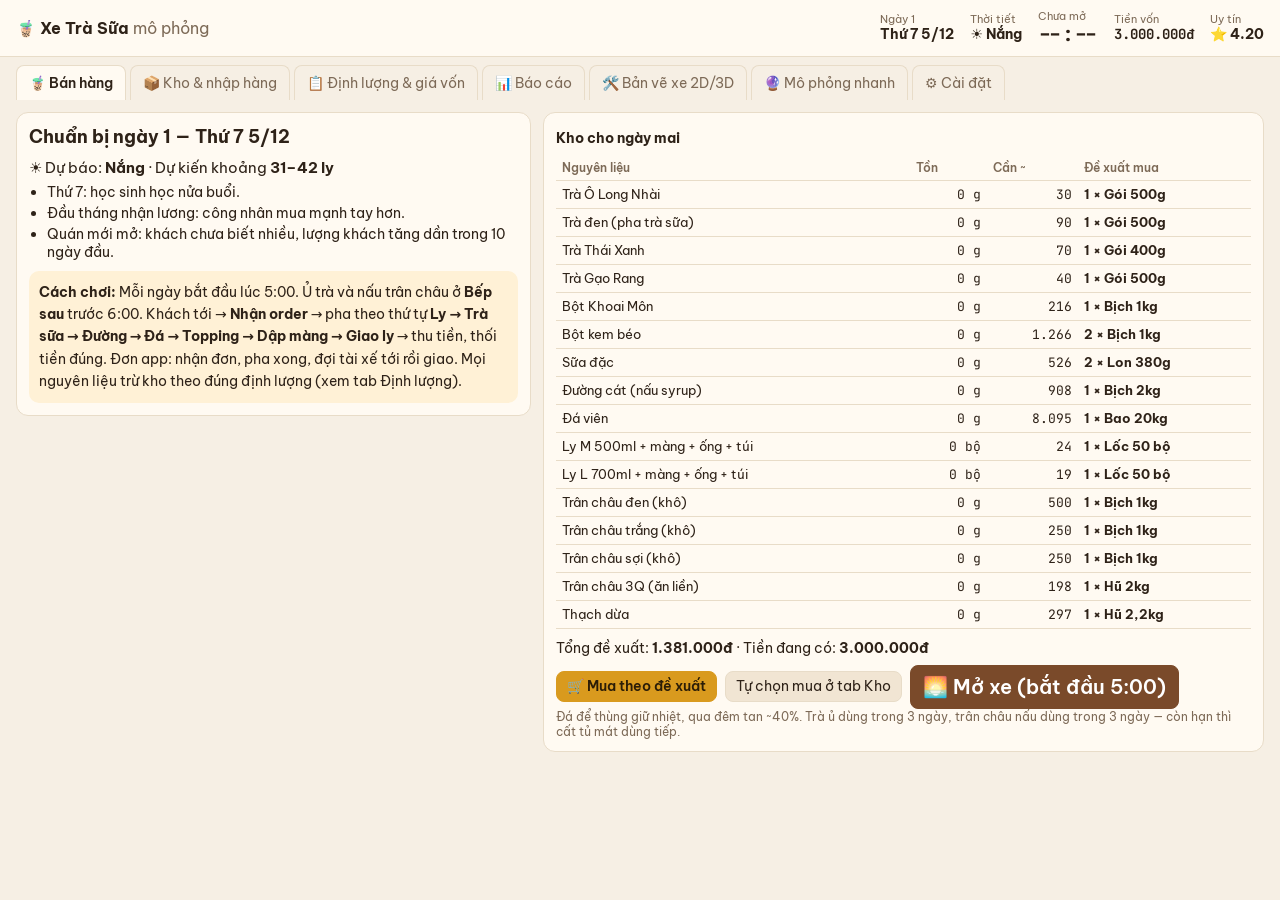
<file: trasua/index.html>
<!doctype html>
<html lang="vi">
<head>
<meta charset="utf-8">
<meta name="viewport" content="width=device-width, initial-scale=1, viewport-fit=cover">
<title>Xe Trà Sữa Mô Phỏng</title>
<meta name="description" content="Game mô phỏng bán trà sữa xe đẩy: nhận order, pha đúng định lượng, thu tiền, tính lãi lỗ trước khi mở quán thật.">
<link rel="preconnect" href="https://fonts.googleapis.com">
<link rel="preconnect" href="https://fonts.gstatic.com" crossorigin>
<link href="https://fonts.googleapis.com/css2?family=Be+Vietnam+Pro:wght@400;500;600;700;800&family=JetBrains+Mono:wght@400;600&display=swap" rel="stylesheet">
<style>
:root{
  --bg:#f6efe4; --panel:#fffaf2; --line:#e8dcc8; --ink:#2e2218; --mute:#7d6a57; --faint:#b4a28c;
  --accent:#a0522d; --accent-2:#c8742f; --pri:#7a4a2a; --gold:#d99a1e; --good:#2f8f4e; --bad:#c2453a; --warn:#d07a14;
  --chip:#f1e5d3; --sel:#fff1d6; --app:#ee4d2d;
}
@media (prefers-color-scheme: dark){:root:not([data-theme="light"]){
  --bg:#17120d; --panel:#211a13; --line:#3a2e22; --ink:#f1e6d6; --mute:#b09a82; --faint:#7a6a58;
  --accent:#e09a62; --accent-2:#e8a46a; --pri:#c98552; --gold:#e8b041; --good:#58c07a; --bad:#e8675c; --warn:#e89a3c;
  --chip:#2d241a; --sel:#3a2c1a; --app:#ff6a4a;
}}
:root[data-theme="dark"]{
  --bg:#17120d; --panel:#211a13; --line:#3a2e22; --ink:#f1e6d6; --mute:#b09a82; --faint:#7a6a58;
  --accent:#e09a62; --accent-2:#e8a46a; --pri:#c98552; --gold:#e8b041; --good:#58c07a; --bad:#e8675c; --warn:#e89a3c;
  --chip:#2d241a; --sel:#3a2c1a; --app:#ff6a4a;
}
*{box-sizing:border-box;margin:0}
body{background:var(--bg);color:var(--ink);font-family:"Be Vietnam Pro",system-ui,sans-serif;font-size:14px;-webkit-font-smoothing:antialiased;min-height:100vh}
.num{font-family:"JetBrains Mono",monospace;font-variant-numeric:tabular-nums}
button,input{font:inherit;color:inherit}
h2{font-size:18px;margin-bottom:10px} h3{font-size:14px;margin:4px 0 8px;display:flex;gap:6px;align-items:center;flex-wrap:wrap}
ul{padding-left:18px} li{margin:3px 0}
.mute{color:var(--mute)} .small{font-size:12px} .good{color:var(--good)} .bad{color:var(--bad)} .warn{color:var(--warn)}
#top{position:sticky;top:0;z-index:5;display:flex;flex-wrap:wrap;gap:6px 16px;align-items:center;padding:10px 16px;background:var(--panel);border-bottom:1px solid var(--line)}
.brand{font-size:16px;margin-right:auto}
.stat{display:flex;flex-direction:column;line-height:1.15}
.stat .lbl{font-size:11px;color:var(--mute)}
.clock b{font-size:20px}
.speeds{display:flex;gap:3px;align-items:center}.ffb{font-size:12px;color:var(--accent);margin-left:6px;white-space:nowrap}.form select{padding:6px 8px;border:1px solid var(--line);border-radius:6px;background:var(--bg)}
.sp{border:1px solid var(--line);background:var(--chip);border-radius:6px;padding:4px 8px;cursor:pointer;font-size:12px}
.sp.on{background:var(--pri);color:#fff;border-color:var(--pri)}
#tabs{display:flex;gap:4px;padding:8px 16px 0;overflow-x:auto}
.tab{border:1px solid var(--line);border-bottom:none;background:transparent;padding:8px 12px;border-radius:8px 8px 0 0;cursor:pointer;white-space:nowrap;color:var(--mute)}
.tab.on{background:var(--panel);color:var(--ink);font-weight:600}
#main{padding:12px 16px 40px}
.card{background:var(--panel);border:1px solid var(--line);border-radius:12px;padding:12px;margin-bottom:12px}
.pill{font-size:11px;background:var(--chip);border-radius:20px;padding:1px 8px;font-weight:500}
.pill.app{background:var(--app);color:#fff}
.btn{border:1px solid var(--line);background:var(--chip);border-radius:8px;padding:6px 10px;cursor:pointer;line-height:1.2;transition:transform .05s}
.btn:active{transform:scale(.96)} .btn:disabled{opacity:.4;cursor:not-allowed}
.btn small{display:block;font-size:10.5px;color:var(--mute);font-weight:400;margin-top:2px}
.btn.pri{background:var(--pri);border-color:var(--pri);color:#fff} .btn.pri small{color:#f3e2d0}
.btn.gold{background:var(--gold);border-color:var(--gold);color:#2b1d07;font-weight:600}
.btn.ghost{background:transparent} .btn.on{background:var(--sel);border-color:var(--accent)}
.btn.big{padding:9px 12px;font-weight:600} .btn.tiny{padding:3px 7px;font-size:12px}
.btn.low{opacity:.55;border-style:dashed}
.btn.drink{border-left:5px solid var(--dc)}
.row{display:flex;gap:8px;flex-wrap:wrap;align-items:center;margin-top:8px}
.empty{color:var(--mute);font-size:13px;padding:6px 0}
.sales{display:grid;grid-template-columns:minmax(240px,1fr) minmax(380px,1.6fr) minmax(260px,1fr);gap:12px;align-items:start}
@media (max-width:1100px){.sales{grid-template-columns:1fr 1.4fr}.sales .col:last-child{grid-column:1/-1}}
@media (max-width:760px){.sales{grid-template-columns:1fr}}
.cust{display:flex;gap:8px;align-items:center;padding:8px;border:1px solid var(--line);border-radius:10px;margin-bottom:6px;background:var(--bg)}
.cust.sel{background:var(--sel);border-color:var(--accent)}
.cust.st-pay{border-color:var(--gold)}
.av{font-size:26px;line-height:1}
.ci{flex:1;min-width:0}
.cb{display:flex;flex-direction:column;gap:4px;align-items:flex-end}
.bar{height:5px;background:var(--line);border-radius:3px;margin-top:5px;overflow:hidden}
.bar i{display:block;height:100%;background:var(--good);transition:width .25s}
.bar i.warn{background:var(--warn)} .bar i.bad{background:var(--bad)}
.bubble{background:var(--bg);border:1px solid var(--line);border-radius:12px;padding:8px 10px;font-style:italic;margin-bottom:8px}
.items{list-style:none;padding:0}
.items li{display:flex;gap:6px;align-items:center;padding:6px 0;border-bottom:1px dashed var(--line)}
.items li.done{opacity:.55}
.items .it{flex:1}
.dot{width:10px;height:10px;border-radius:50%;flex:none;border:1px solid rgba(0,0,0,.15)}
.sz{display:inline-block;background:var(--pri);color:#fff;border-radius:4px;padding:0 5px;font-size:11px;font-weight:700}
.tot{margin-top:8px;text-align:right}
.cupwrap{display:flex;gap:16px;align-items:flex-end;padding:6px 4px 12px}
.cup{position:relative;width:86px;border:3px solid var(--faint);border-top:none;border-radius:0 0 14px 14px;clip-path:polygon(0 0,100% 0,90% 100%,10% 100%);background:color-mix(in srgb,var(--panel) 70%,#cfe8f5);overflow:hidden;flex:none}
.empty-cup{height:110px;display:flex;align-items:center;justify-content:center;color:var(--mute);font-size:11px;border-style:dashed}
.liquid{position:absolute;bottom:0;left:0;right:0;transition:height .3s}
.ice{position:absolute;top:4px;left:0;right:0;text-align:center;font-size:14px;opacity:.85}
.toplayer{position:absolute;bottom:4px;left:12px;right:12px;display:flex;flex-wrap:wrap;gap:2px;justify-content:center}
.toplayer i{width:22px;height:12px;border-radius:6px;border:1px solid rgba(0,0,0,.2)}
.seal{position:absolute;top:0;left:0;right:0;height:8px;background:repeating-linear-gradient(45deg,#e4572e55,#e4572e55 4px,#fff8 4px,#fff8 8px);z-index:2;font-size:0}
.sizetag{position:absolute;top:10px;right:10px;font-weight:800;font-size:12px;color:#0006}
.cupinfo{font-size:13px;line-height:1.5}
.station{display:flex;flex-wrap:wrap;gap:5px;align-items:center;padding:7px;border-radius:10px;margin-bottom:4px}
.station.next{background:var(--sel);outline:1.5px dashed var(--accent)}
.sl{width:78px;font-size:12px;font-weight:600;color:var(--mute)}
.sw{display:inline-block;width:10px;height:10px;border-radius:50%;margin-right:4px;border:1px solid rgba(0,0,0,.25);vertical-align:-1px}
.ksub{font-size:11px;text-transform:uppercase;letter-spacing:.04em;color:var(--mute);margin:10px 0 4px}
.krow{display:flex;justify-content:space-between;gap:8px;align-items:center;padding:5px 0;border-bottom:1px dashed var(--line)}
.krow>div:first-child{flex:1}
.kb{display:flex;gap:4px}
.lvl{height:5px;background:var(--line);border-radius:3px;margin-top:4px;overflow:hidden}.lvl i{display:block;height:100%}
.lowbox{margin-top:10px;padding:8px;border:1px solid var(--warn);border-radius:8px;display:flex;flex-wrap:wrap;gap:4px}
.log{max-height:300px;overflow:auto;font-size:12px;line-height:1.5}
.log .bad{color:var(--bad)} .log .ok{color:var(--good)} .log .app{color:var(--app)} .log .warn{color:var(--warn)}
.tbl{width:100%;border-collapse:collapse;margin:6px 0 10px;font-size:13px}
.tbl th,.tbl td{padding:5px 6px;border-bottom:1px solid var(--line);text-align:left}
.tbl th{font-size:12px;color:var(--mute);font-weight:600}
.tbl td.num{text-align:right}
.tbl input{width:100%;min-width:80px;padding:4px 6px;border:1px solid var(--line);border-radius:6px;background:var(--bg)}
.tbl.pl tr.sum td{font-weight:700;border-top:2px solid var(--ink)}
.prep{display:grid;grid-template-columns:1fr 1.4fr;gap:12px;align-items:start}
@media (max-width:900px){.prep{grid-template-columns:1fr}}
.fc{font-size:15px;margin-bottom:6px}
.tip{background:var(--sel);border-radius:10px;padding:10px;margin-top:10px;line-height:1.6}
.grid2{display:grid;grid-template-columns:1fr 1fr;gap:12px;align-items:start}
@media (max-width:900px){.grid2{grid-template-columns:1fr}}
.kpis{display:grid;grid-template-columns:repeat(auto-fill,minmax(110px,1fr));gap:8px;margin:6px 0 12px}
.kpis div{background:var(--bg);border:1px solid var(--line);border-radius:10px;padding:8px}
.kpis span{display:block;font-size:11px;color:var(--mute)} .kpis b{font-size:17px}
.chart{width:100%;display:block;background:var(--bg);border-radius:8px}
.xl{display:flex;font-size:9px;color:var(--mute);margin-bottom:10px}.xl span{flex:1;text-align:center;overflow:hidden;white-space:nowrap}
.form{display:flex;flex-wrap:wrap;gap:10px;align-items:flex-end;margin:8px 0 14px}
.form.col{flex-direction:column;align-items:stretch}
.form label{display:flex;flex-direction:column;gap:3px;font-size:12px;color:var(--mute)}
.form label.chk{flex-direction:row;align-items:center;gap:6px;color:var(--ink);font-size:13px}
.form input[type=number]{padding:6px 8px;border:1px solid var(--line);border-radius:6px;background:var(--bg);min-width:120px}
.ov{position:fixed;inset:0;background:#0007;display:flex;align-items:center;justify-content:center;z-index:20;padding:16px}
.mbox{background:var(--panel);border-radius:14px;padding:18px;max-width:440px;width:100%;box-shadow:0 10px 40px #0005}
.mbox p{margin:6px 0} .big{font-size:20px}
.bills{display:grid;grid-template-columns:repeat(4,1fr);gap:6px;margin:10px 0}
.bill{padding:10px 4px;border-radius:6px;border:1px solid #5a8f5a;background:linear-gradient(135deg,#d9f0d0,#b6dcae);color:#1d3b1d;font-weight:700;cursor:pointer}
.bill:active{transform:scale(.95)}
.bank{background:var(--bg);border:1px solid var(--line);border-radius:10px;padding:10px;margin:8px 0;font-family:"JetBrains Mono",monospace}
#toast{position:fixed;bottom:16px;left:50%;transform:translateX(-50%);z-index:30;width:max-content;max-width:calc(100% - 32px)}
.toastbox{background:var(--ink);color:var(--bg);padding:10px 16px;border-radius:10px;box-shadow:0 6px 20px #0004;font-weight:500}
#stage{margin:12px 16px 0;border:1px solid var(--line);border-radius:12px;overflow:hidden;background:var(--panel)}
#stage2d svg{display:block;width:100%;height:auto;max-height:52vh}
#stage3d{height:min(56vh,520px);position:relative}#stage3d canvas{display:block;touch-action:none}
.fig{cursor:pointer}.fig:hover>g{filter:drop-shadow(0 0 5px #ffb703)}.mood-h .m-n,.mood-h .m-a,.mood-n .m-h,.mood-n .m-a,.mood-a .m-h,.mood-a .m-n{display:none}
.viewbar{display:flex;gap:6px;align-items:center;flex-wrap:wrap;margin-bottom:10px}
.dwg svg{width:100%;height:auto;display:block;background:#fff;border-radius:8px;border:1px solid var(--line)}
.dwgh{display:flex;justify-content:space-between;align-items:center;gap:8px}
.bp text{font-family:"Be Vietnam Pro",sans-serif;fill:#2e2218}
.bp .halo{stroke:#fff;stroke-width:10px;paint-order:stroke;stroke-linejoin:round}.bp.site .lbl{font-size:110px}.bp.site .lbl.sm{font-size:95px}.bp.site .lbl.xs{font-size:76px}.bp.site .dim text{font-size:95px}.bp.site .dim line{stroke-width:8}.bp .lbl{font-size:52px}.bp .lbl.sm{font-size:44px}.bp .lbl.xs{font-size:34px}.bp .b{font-weight:700}
.bp .dim line{stroke:#a0522d;stroke-width:4}.bp .dim text{fill:#a0522d;font-size:44px;font-weight:600}
.bp .cab{fill:#7a4a2a;stroke:#3d2414;stroke-width:5}.bp .inox,.bp .post{fill:#cfd4d9;stroke:#7d858c;stroke-width:3}
.bp .glass{fill:#9fd3ea;fill-opacity:.3;stroke:#5a9bb8;stroke-width:4}.bp .pot{fill:#eef7fa;fill-opacity:.7;stroke:#7d9aa6;stroke-width:4}
.bp .potc{stroke:#5b4636;stroke-width:4}.bp .sign{fill:#d1495b;stroke:#7a2230;stroke-width:4}.bp .signt{fill:#fff;font-size:130px;font-weight:800}
.bp .decal{fill:#fff3df}.bp .menut{fill:#7a4a2a;font-size:80px;font-weight:800}.bp .menul{fill:#7a4a2a;font-size:50px;font-weight:600}
.bp .qr{fill:#fff;stroke:#2e2218;stroke-width:6}.bp .wheel{fill:#222}.bp .ground{stroke:#7d6a57;stroke-width:6}
.bp .zone{stroke:#7d6a57;stroke-width:4;stroke-dasharray:24 14;fill:none}.bp .item{fill:#f1e5d3;stroke:#7d6a57;stroke-width:3}
.bp .icebin{fill:#dff3fb;stroke:#5a9bb8;stroke-width:4}.bp .tray{fill:#e6e8ea;stroke:#7d858c;stroke-width:3}
.bp .door{fill:#8d5a37;stroke:#3d2414;stroke-width:4}.bp .handle{fill:#cfd4d9}
.bp .person circle,.bp .person rect{fill:#d9cbb8;stroke:#7d6a57;stroke-width:3}
.bp .area{fill:#f4eee4;stroke:#7d6a57;stroke-width:8;stroke-dasharray:40 20}.bp .road{fill:#5a5b60}.bp .wall{fill:#8d99ae}
.bp .umb{fill:#d1495b;fill-opacity:.12;stroke:#d1495b;stroke-width:6;stroke-dasharray:30 20}.bp .tbl2{fill:#c9a27e;stroke:#7d6a57;stroke-width:4}
.bp .wait{fill:#ffe8b5;fill-opacity:.6;stroke:#d99a1e;stroke-width:5;stroke-dasharray:30 18}.bp .stool{fill:#d62828;fill-opacity:.7}
.bp .board{fill:#2e2e2e}.bp .bin{fill:#2d6a4f;fill-opacity:.8}.bp .bike{fill:#e6e8ea;stroke:#7d858c;stroke-width:4;stroke-dasharray:20 12}
@media print{#top,#tabs,#stage,#toast,.noprint,.dwgh button{display:none!important}body{background:#fff}.card{break-inside:avoid;border:none}.grid2{grid-template-columns:1fr}}
@media (max-width:600px){#stage{margin:10px 12px 0}#top{gap:4px 12px;padding:8px 12px}.brand{width:100%}#main{padding:10px 12px 40px}.sl{width:100%}}
</style>
</head>
<body>
<header id="top"></header>
<nav id="tabs"></nav>
<section id="stage" style="display:none"><div id="stage2d"></div><div id="stage3d"></div></section>
<main id="main"></main>
<div id="modal"></div>
<div id="toast"></div>
<script src="data.js?v=4"></script>
<script src="game.js?v=4"></script>
<script src="scene.js?v=4"></script>
<script>boot();</script>
</body>
</html>
</file>
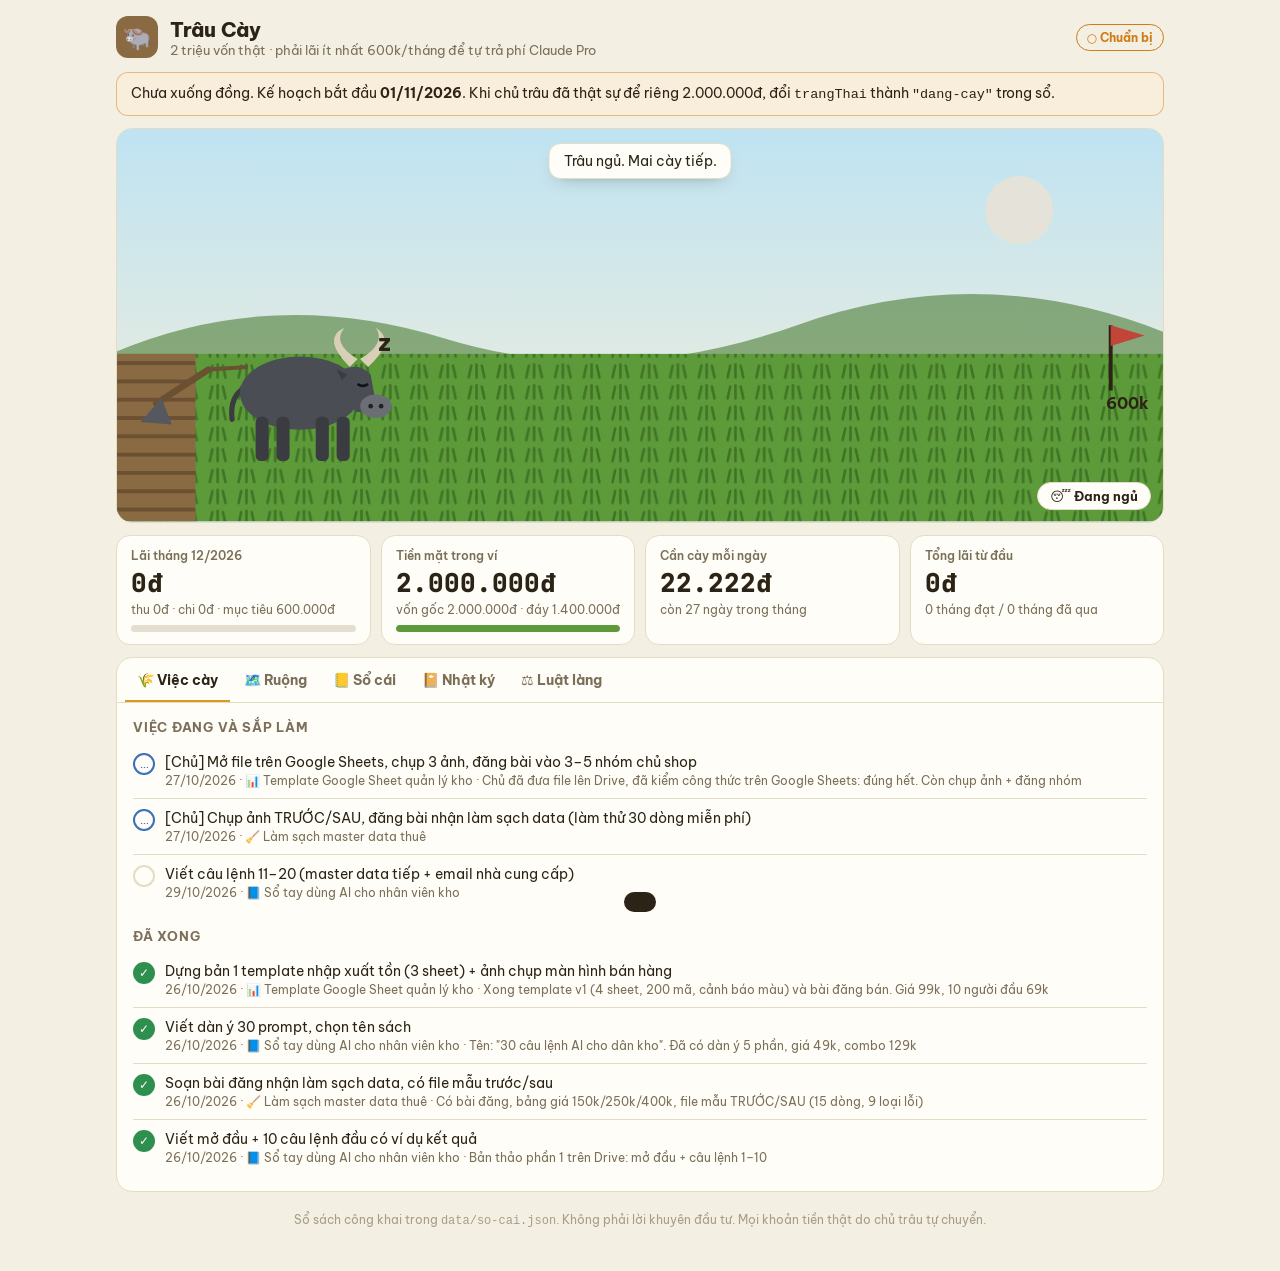
<file: trau/index.html>
<!doctype html>
<html lang="vi">
<head>
<meta charset="utf-8">
<meta name="viewport" content="width=device-width, initial-scale=1, viewport-fit=cover">
<title>Trâu Đi Cày</title>
<meta name="description" content="Một con trâu AI cầm 2 triệu vốn thật, tự cày kiếm lãi 600k mỗi tháng để trả phí Claude Pro.">
<link rel="preconnect" href="https://fonts.googleapis.com">
<link rel="preconnect" href="https://fonts.gstatic.com" crossorigin>
<link href="https://fonts.googleapis.com/css2?family=Be+Vietnam+Pro:wght@400;500;600;700;800&family=JetBrains+Mono:wght@400;600&display=swap" rel="stylesheet">
<style>
:root{
  --bg:#f4efe3; --panel:#fffdf7; --line:#e5dcc6; --ink:#2b2416; --mute:#7a6f58; --faint:#a89d84;
  --rice:#5d9b3a; --rice-d:#3f7425; --mud:#8a6a43; --mud-d:#6b5032; --sky1:#bfe3f2; --sky2:#f7efd9;
  --gold:#d99a1e; --good:#2f8f4e; --bad:#c2453a; --warn:#d07a14; --accent:#3d6fb8;
}
@media (prefers-color-scheme: dark){:root:not([data-theme="light"]){
  --bg:#15130e; --panel:#1e1b14; --line:#332d21; --ink:#efe8d6; --mute:#a99f86; --faint:#776e5a;
  --rice:#4f8a33; --rice-d:#36621f; --mud:#6e5535; --mud-d:#4f3c24; --sky1:#22314a; --sky2:#3a3326;
  --gold:#e8b041; --good:#58c07a; --bad:#e8675c; --warn:#e89a3c; --accent:#7ea5e6;
}}
:root[data-theme="dark"]{
  --bg:#15130e; --panel:#1e1b14; --line:#332d21; --ink:#efe8d6; --mute:#a99f86; --faint:#776e5a;
  --rice:#4f8a33; --rice-d:#36621f; --mud:#6e5535; --mud-d:#4f3c24; --sky1:#22314a; --sky2:#3a3326;
  --gold:#e8b041; --good:#58c07a; --bad:#e8675c; --warn:#e89a3c; --accent:#7ea5e6;
}
*{box-sizing:border-box;margin:0}
body{background:var(--bg);color:var(--ink);font-family:"Be Vietnam Pro",system-ui,sans-serif;-webkit-font-smoothing:antialiased;min-height:100vh}
.mono,.num{font-family:"JetBrains Mono",monospace;font-variant-numeric:tabular-nums}
button,input,select,textarea{font:inherit;color:inherit}
button{cursor:pointer;border:0;border-radius:10px;padding:9px 14px;font-weight:700;background:var(--ink);color:var(--bg)}
button.ghost{background:transparent;border:1px solid var(--line);color:var(--ink)}
button:focus-visible,input:focus-visible,select:focus-visible{outline:2px solid var(--accent);outline-offset:2px}
.wrap{max-width:1080px;margin:0 auto;padding:16px}

header{display:flex;align-items:center;gap:12px;margin-bottom:14px}
.logo{width:42px;height:42px;border-radius:12px;background:var(--mud);display:grid;place-items:center;font-size:24px;flex:none}
header h1{font-size:20px;font-weight:800;letter-spacing:-.3px}
header p{font-size:13px;color:var(--mute)}
.chip{margin-left:auto;font-size:12px;font-weight:700;border:1px solid var(--line);border-radius:999px;padding:5px 10px;white-space:nowrap}
.chip.live{color:var(--good);border-color:var(--good)}
.chip.prep{color:var(--warn);border-color:var(--warn)}

.banner{background:color-mix(in srgb,var(--warn) 12%,var(--panel));border:1px solid color-mix(in srgb,var(--warn) 45%,transparent);border-radius:12px;padding:10px 14px;font-size:13.5px;margin-bottom:12px;line-height:1.5}

/* Cánh đồng: phần đất đã cày = tiến độ lãi tháng so với mục tiêu */
.field{position:relative;border-radius:16px;overflow:hidden;border:1px solid var(--line);background:var(--sky1)}
.field svg{display:block;width:100%;height:auto}
.bubble{position:absolute;left:50%;top:14px;transform:translateX(-50%);max-width:min(88%,560px);background:var(--panel);border:1px solid var(--line);border-radius:12px;padding:8px 14px;font-size:14px;text-align:center;box-shadow:0 6px 18px -10px #0006}
.mood{position:absolute;right:12px;bottom:12px;background:var(--panel);border:1px solid var(--line);border-radius:999px;padding:5px 12px;font-size:13px;font-weight:700}
@media(max-width:600px){
  .bubble{position:static;transform:none;max-width:none;border:0;border-top:1px solid var(--line);border-radius:0;box-shadow:none;font-size:13.5px}
  .mood{top:10px;bottom:auto;right:10px;font-size:12px;padding:4px 10px}
  table{font-size:12.5px}td,th{padding:6px 5px}
}
.trau .leg{transform-box:fill-box;transform-origin:top center}
.field[data-walk="1"] .trau .leg.a{animation:step .9s ease-in-out infinite}
.field[data-walk="1"] .trau .leg.b{animation:step .9s ease-in-out infinite reverse}
.field[data-walk="1"] .trau .body{animation:bob .9s ease-in-out infinite}
@keyframes step{0%,100%{transform:rotate(14deg)}50%{transform:rotate(-14deg)}}
@keyframes bob{50%{transform:translateY(-2px)}}
.sweat{animation:drip 1.6s ease-in infinite}
@keyframes drip{0%{opacity:0;transform:translateY(-4px)}30%{opacity:1}100%{opacity:0;transform:translateY(10px)}}
.zz{animation:zz 2.4s ease-in-out infinite}
@keyframes zz{0%{opacity:0;transform:translate(0,0)}40%{opacity:1}100%{opacity:0;transform:translate(14px,-22px)}}
.coin{animation:coin 1.8s ease-in-out infinite}
@keyframes coin{50%{transform:translateY(-8px)}}
@media (prefers-reduced-motion:reduce){.trau *,.sweat,.zz,.coin{animation:none!important}}

/* Bảng số */
.stats{display:grid;grid-template-columns:repeat(4,1fr);gap:10px;margin-top:12px}
@media(max-width:760px){.stats{grid-template-columns:1fr 1fr}}
.stat{background:var(--panel);border:1px solid var(--line);border-radius:14px;padding:12px 14px;min-width:0}
.stat .k{font-size:12px;color:var(--mute);font-weight:600}
.stat .v{font-size:clamp(19px,3vw,26px);font-weight:800;margin-top:2px;white-space:nowrap;overflow:hidden;text-overflow:ellipsis}
.stat .s{font-size:12px;color:var(--mute);margin-top:2px}
.bar{height:7px;border-radius:4px;background:color-mix(in srgb,var(--mud) 22%,transparent);margin-top:8px;overflow:hidden}
.bar i{display:block;height:100%;border-radius:4px;background:var(--rice);transition:width .8s}
.up{color:var(--good)}.dn{color:var(--bad)}

.panel{background:var(--panel);border:1px solid var(--line);border-radius:16px;margin-top:12px}
.tabs{display:flex;gap:2px;overflow-x:auto;border-bottom:1px solid var(--line);padding:0 8px;scrollbar-width:none}
.tabs::-webkit-scrollbar{display:none}
.tabs button{background:none;color:var(--mute);border-radius:0;padding:13px 12px 11px;font-size:14px;border-bottom:2px solid transparent;white-space:nowrap}
.tabs button[aria-selected="true"]{color:var(--ink);border-bottom-color:var(--gold)}
.pane{padding:16px}
.pane[hidden]{display:none}
.hint{font-size:13px;color:var(--mute);line-height:1.5}
h3{font-size:13px;color:var(--mute);font-weight:700;margin:18px 0 8px;text-transform:uppercase;letter-spacing:.06em}
.pane > h3:first-child{margin-top:0}

.task{display:flex;gap:10px;align-items:flex-start;padding:10px 0;border-top:1px solid var(--line);font-size:14px}
.task:first-of-type{border-top:0}
.task .dot{width:22px;height:22px;border-radius:50%;flex:none;display:grid;place-items:center;font-size:12px;border:2px solid var(--line)}
.task.dang .dot{border-color:var(--accent);color:var(--accent)}
.task.xong .dot{background:var(--good);border-color:var(--good);color:#fff}
.task small{display:block;color:var(--mute);font-size:12px;margin-top:2px}

.ruong{display:grid;grid-template-columns:repeat(auto-fill,minmax(240px,1fr));gap:10px}
.plot{border:1px solid var(--line);border-radius:12px;padding:12px;position:relative}
.plot .top{display:flex;gap:8px;align-items:center}
.plot .ic{font-size:22px}
.plot b{font-size:14.5px;line-height:1.3}
.plot p{font-size:13px;color:var(--mute);margin:6px 0 8px;line-height:1.45}
.plot .meta{display:flex;flex-wrap:wrap;gap:6px;font-size:11.5px}
.plot .meta span{background:color-mix(in srgb,var(--mud) 14%,transparent);border-radius:6px;padding:2px 7px}
.plot .lai{margin-top:10px;font-size:13px;display:flex;justify-content:space-between}
.st{font-size:11px;font-weight:800;border-radius:6px;padding:2px 7px;margin-left:auto;white-space:nowrap}
.st.dang-cay{background:color-mix(in srgb,var(--good) 18%,transparent);color:var(--good)}
.st.gieo-ma{background:color-mix(in srgb,var(--warn) 18%,transparent);color:var(--warn)}
.st.bo-hoang{background:color-mix(in srgb,var(--faint) 22%,transparent);color:var(--mute)}

table{width:100%;border-collapse:collapse;font-size:13.5px}
th{text-align:left;font-size:12px;color:var(--mute);font-weight:600;padding:6px 8px;border-bottom:1px solid var(--line)}
td{padding:8px;border-bottom:1px solid var(--line);vertical-align:top}
td.r,th.r{text-align:right}
.tbl{overflow-x:auto}
.draft{font-size:10.5px;font-weight:800;color:var(--warn);margin-left:6px}
td a{color:var(--accent)}

.diary p{font-size:14px;line-height:1.6;white-space:pre-wrap}
.diary .d{font-size:12px;color:var(--mute);margin:14px 0 3px;font-weight:600}
.diary .d:first-child{margin-top:0}

.rules{display:grid;gap:8px;counter-reset:r}
.rule{border-left:3px solid var(--gold);padding:4px 0 4px 12px;font-size:14px;line-height:1.5}
.rule b{display:block}
.rule span{color:var(--mute);font-size:13px}

form.ghi{display:grid;grid-template-columns:repeat(6,1fr);gap:8px;align-items:end}
form.ghi label{display:flex;flex-direction:column;gap:4px;font-size:12px;color:var(--mute);font-weight:600;min-width:0}
form.ghi .w2{grid-column:span 2}form.ghi .w3{grid-column:span 3}form.ghi .w6{grid-column:1/-1}
form.ghi input,form.ghi select{background:var(--bg);border:1px solid var(--line);border-radius:9px;padding:9px 10px;font-size:14px;min-width:0;width:100%}
@media(max-width:700px){form.ghi{grid-template-columns:1fr 1fr}form.ghi .w2,form.ghi .w3{grid-column:span 1}form.ghi .w6,form.ghi .full{grid-column:1/-1}}
.btns{display:flex;gap:8px;flex-wrap:wrap;margin-top:10px}
.toast{position:fixed;left:50%;bottom:20px;transform:translate(-50%,160%);background:var(--ink);color:var(--bg);padding:10px 16px;border-radius:10px;font-weight:700;font-size:14px;transition:transform .35s;z-index:9}
.toast.show{transform:translate(-50%,0)}
footer{font-size:12px;color:var(--faint);text-align:center;padding:20px 0 30px}
</style>
</head>
<body>
<div class="wrap">
  <header>
    <div class="logo" aria-hidden="true">🐃</div>
    <div><h1 id="ten">Trâu Đi Cày</h1><p>2 triệu vốn thật · phải lãi ít nhất <span id="mtHead">600k</span>/tháng để tự trả phí Claude Pro</p></div>
    <span class="chip" id="chip">…</span>
  </header>

  <div class="banner" id="banner" hidden></div>

  <div class="field" id="field" data-walk="1">
    <svg viewBox="0 0 800 300" role="img" aria-labelledby="fieldDesc">
      <desc id="fieldDesc">Cánh đồng: phần đất đã cày tương ứng tiến độ lãi tháng so với mục tiêu.</desc>
      <defs>
        <linearGradient id="sky" x1="0" y1="0" x2="0" y2="1"><stop offset="0" stop-color="var(--sky1)"/><stop offset="1" stop-color="var(--sky2)"/></linearGradient>
        <pattern id="lua" width="22" height="16" patternUnits="userSpaceOnUse"><rect width="22" height="16" fill="var(--rice)"/><path d="M5 14 l2-9 M11 14 l0-10 M17 14 l-2-9" stroke="var(--rice-d)" stroke-width="2" stroke-linecap="round"/></pattern>
        <pattern id="ray" width="40" height="14" patternUnits="userSpaceOnUse"><rect width="40" height="14" fill="var(--mud)"/><path d="M0 11 H40" stroke="var(--mud-d)" stroke-width="3"/></pattern>
      </defs>
      <rect width="800" height="300" fill="url(#sky)"/>
      <circle id="sun" cx="690" cy="62" r="26" fill="var(--gold)" opacity=".9"/>
      <path d="M0 170 Q120 120 250 160 T520 150 T800 155 V180 H0Z" fill="var(--rice-d)" opacity=".55"/>
      <rect y="172" width="800" height="128" fill="url(#lua)"/>
      <rect id="plowed" y="172" width="0" height="128" fill="url(#ray)"/>
      <line id="flag" x1="760" y1="150" x2="760" y2="200" stroke="var(--ink)" stroke-width="3"/>
      <path d="M760 150 l26 8 -26 8z" fill="var(--bad)"/>
      <text x="773" y="214" font-size="12" text-anchor="middle" fill="var(--ink)" font-weight="700" id="flagTxt">600k</text>
      <g id="trau" class="trau" transform="translate(40 150)">
        <!-- cái cày phía sau -->
        <path d="M-10 60 L30 34" stroke="var(--mud-d)" stroke-width="5" stroke-linecap="round"/>
        <path d="M-22 74 L-6 56 L2 76z" fill="#55585e"/>
        <g class="body">
          <path d="M30 34 L60 32" stroke="var(--mud-d)" stroke-width="3"/>
          <path class="tail" d="M58 48 q-12 6 -10 24" stroke="#3a3c41" stroke-width="4" fill="none" stroke-linecap="round"/>
          <ellipse cx="100" cy="52" rx="46" ry="28" fill="#4a4d54"/>
          <g id="ribs" opacity="0"><path d="M88 46 q8 6 0 14 M100 44 q8 7 0 16 M112 46 q8 6 0 14" stroke="#2c2e33" stroke-width="2.5" fill="none"/></g>
          <path d="M132 34 q14 -6 22 4 l4 22 q-6 8 -16 6 z" fill="#4a4d54"/>
          <ellipse cx="158" cy="62" rx="12" ry="9" fill="#6b6e75"/>
          <circle cx="154" cy="62" r="1.8" fill="#222"/><circle cx="162" cy="62" r="1.8" fill="#222"/>
          <circle id="eye" cx="148" cy="44" r="3" fill="#111"/>
          <path id="eyeShut" d="M144 45 q4 3 8 0" stroke="#111" stroke-width="2" fill="none" opacity="0"/>
          <path d="M138 32 q-22 -22 -4 -30 q-10 12 10 24z" fill="#d9cfb8"/>
          <path d="M152 32 q22 -20 6 -30 q8 12 -12 24z" fill="#d9cfb8"/>
          <path d="M136 38 l-8 -4 4 8z" fill="#3a3c41"/>
        </g>
        <rect class="leg a" x="66" y="70" width="10" height="34" rx="4" fill="#3a3c41"/>
        <rect class="leg b" x="82" y="70" width="10" height="34" rx="4" fill="#3a3c41"/>
        <rect class="leg b" x="112" y="70" width="10" height="34" rx="4" fill="#3a3c41"/>
        <rect class="leg a" x="128" y="70" width="10" height="34" rx="4" fill="#3a3c41"/>
        <g id="sweat" opacity="0"><path class="sweat" d="M162 30 q-4 6 0 9 q4 -3 0 -9z" fill="#7ec8f0"/></g>
        <g id="zz" opacity="0"><text class="zz" x="160" y="20" font-size="18" font-weight="800" fill="var(--ink)">z</text></g>
        <g id="coins" opacity="0"><text class="coin" x="88" y="10" font-size="22">🪙</text><text class="coin" x="120" y="0" font-size="18" style="animation-delay:.4s">💰</text></g>
      </g>
    </svg>
    <div class="bubble" id="bubble">Đang mở sổ…</div>
    <div class="mood" id="mood">…</div>
  </div>

  <div class="stats">
    <div class="stat"><div class="k">Lãi tháng <span id="thangTen"></span></div><div class="v num" id="laiThang">0đ</div><div class="s" id="laiSub">mục tiêu 600.000đ</div><div class="bar"><i id="laiBar" style="width:0%"></i></div></div>
    <div class="stat"><div class="k">Tiền mặt trong ví</div><div class="v num" id="vi">0đ</div><div class="s" id="viSub">vốn gốc 2.000.000đ</div><div class="bar"><i id="viBar" style="width:0%"></i></div></div>
    <div class="stat"><div class="k">Cần cày mỗi ngày</div><div class="v num" id="canNgay">0đ</div><div class="s" id="ngayCon">còn 0 ngày</div></div>
    <div class="stat"><div class="k">Tổng lãi từ đầu</div><div class="v num" id="tongLai">0đ</div><div class="s" id="tongSub">0 tháng đạt / 0</div></div>
  </div>

  <div class="panel">
    <div class="tabs" role="tablist" aria-label="Các mục">
      <button role="tab" data-tab="viec">🌾 Việc cày</button>
      <button role="tab" data-tab="ruong">🗺️ Ruộng</button>
      <button role="tab" data-tab="so">📒 Sổ cái</button>
      <button role="tab" data-tab="nk">📔 Nhật ký</button>
      <button role="tab" data-tab="luat">⚖️ Luật làng</button>
    </div>

    <div class="pane" data-pane="viec" role="tabpanel">
      <h3>Việc đang và sắp làm</h3>
      <div id="viecList"></div>
      <h3>Đã xong</h3>
      <div id="viecXong"></div>
    </div>

    <div class="pane" data-pane="ruong" role="tabpanel" hidden>
      <p class="hint" style="margin-bottom:12px">Mỗi thửa ruộng là một cách kiếm tiền bằng sức lao động. Thửa nào 2 tháng không ra lãi thì bỏ hoang, chuyển sức sang thửa khác.</p>
      <div class="ruong" id="ruongList"></div>
    </div>

    <div class="pane" data-pane="so" role="tabpanel" hidden>
      <h3>Theo tháng</h3>
      <div class="tbl"><table><thead><tr><th>Tháng</th><th class="r">Thu</th><th class="r">Chi</th><th class="r">Lãi</th><th class="r">Đạt?</th></tr></thead><tbody id="thangBody"></tbody></table></div>
      <h3>Từng khoản</h3>
      <div class="tbl"><table><thead><tr><th>Ngày</th><th>Khoản</th><th>Ruộng</th><th class="r">Số tiền</th></tr></thead><tbody id="soBody"></tbody></table></div>

      <h3>Chủ trâu ghi sổ</h3>
      <p class="hint" style="margin-bottom:10px">Khoản ghi ở đây chỉ lưu trên máy này (đánh dấu NHÁP). Bấm "Tải sổ mới" rồi thay file <code>data/so-cai.json</code>, hoặc nhắn Claude ghi giúp.</p>
      <form class="ghi" id="ghi" autocomplete="off">
        <label class="w2">Ngày<input type="date" id="gNgay" required></label>
        <label class="w2">Loại<select id="gLoai"><option value="thu">Thu (khách trả)</option><option value="chi">Chi (vốn bỏ ra)</option><option value="rut">Rút trả phí Claude</option></select></label>
        <label class="w2">Số tiền (đ)<input type="number" id="gTien" min="1000" step="1000" inputmode="numeric" required></label>
        <label class="w3">Ruộng<select id="gRuong"></select></label>
        <label class="w3">Bằng chứng (link, mã GD)<input id="gBc" maxlength="200" placeholder="VD: mã đơn Shopee 2411..."></label>
        <label class="w6">Ghi chú<input id="gNote" maxlength="200" required placeholder="Bán 1 bộ template kho cho anh Tuấn"></label>
        <div class="btns full w6"><button type="submit">Ghi nháp</button><button type="button" class="ghost" id="tai">Tải sổ mới (.json)</button><button type="button" class="ghost" id="xoaNhap">Xoá nháp</button></div>
      </form>
    </div>

    <div class="pane" data-pane="nk" role="tabpanel" hidden>
      <div class="diary" id="diary"></div>
      <h3>Bài học</h3>
      <div id="baiHoc"></div>
    </div>

    <div class="pane" data-pane="luat" role="tabpanel" hidden>
      <div class="rules" id="rules"></div>
    </div>
  </div>

  <footer>Sổ sách công khai trong <code>data/so-cai.json</code>. Không phải lời khuyên đầu tư. Mọi khoản tiền thật do chủ trâu tự chuyển.</footer>
</div>
<div class="toast" id="toast"></div>

<script>
const $ = (id) => document.getElementById(id);
const esc = (s) => String(s ?? '').replace(/[&<>"']/g, (c) => ({ '&': '&amp;', '<': '&lt;', '>': '&gt;', '"': '&quot;', "'": '&#39;' }[c]));
const vnd = (n) => Math.round(n).toLocaleString('vi-VN') + 'đ';
const sgn = (n) => (n > 0 ? '+' : n < 0 ? '−' : '') + vnd(Math.abs(n));
const kk = (n) => (n >= 1e6 ? +(n / 1e6).toFixed(1) + 'tr' : Math.round(n / 1000) + 'k');
const dmy = (s) => s.split('-').reverse().join('/');
const ym = (s) => s.slice(0, 7);
const today = () => { const d = new Date(); return `${d.getFullYear()}-${String(d.getMonth() + 1).padStart(2, '0')}-${String(d.getDate()).padStart(2, '0')}`; };
const KEY = 'trau_nhap';
function loadDrafts(){ try { return JSON.parse(localStorage.getItem(KEY) || '[]'); } catch { return []; } }
function saveDrafts(a){ try { localStorage.setItem(KEY, JSON.stringify(a)); } catch {} }
function toast(t){ $('toast').textContent = t; $('toast').classList.add('show'); clearTimeout(toast.t); toast.t = setTimeout(() => $('toast').classList.remove('show'), 2400); }

let D = null;

// Luật cứng: con trâu chỉ được kiếm tiền bằng sức cày, không được đánh bạc với vốn
function rules(d){
  return [
    ['Chỉ cày, không đánh bạc', 'Không future, không đòn bẩy, không vé số, không crypto, không cá cược. Lãi 600k trên 2 triệu là 30%/tháng: muốn đạt bằng trading thì gần như chắc chắn cháy vốn.'],
    ['Tiền thật do chủ trâu bấm', 'Trâu (Claude) chỉ đề xuất và làm ra sản phẩm. Mọi lần chuyển, nhận, rút tiền đều do chủ tự làm rồi ghi sổ.'],
    [`Chi trên ${vnd(d.duyetTren)} phải xin phép`, 'Mỗi khoản chi vốn ghi rõ dùng vào ruộng nào và kỳ vọng thu lại bao nhiêu.'],
    [`Đáy vốn ${vnd(d.dayVon)}`, 'Ví xuống dưới mức này thì ngừng chi hẳn, chỉ làm các việc không tốn tiền cho tới khi ví hồi lại.'],
    ['Không có bằng chứng thì không tính', 'Khoản thu phải có mã đơn, ảnh chuyển khoản hoặc tên khách. Không tự bịa doanh thu cho đẹp sổ.'],
    ['Lãi tháng = thu − chi', `Rút tiền trả phí Claude không tính là chi. Mục tiêu: lãi ≥ ${vnd(d.mucTieuThang)} thì tháng đó trâu tự nuôi được mình.`],
    ['Ruộng 2 tháng không ra lãi thì bỏ', 'Dồn sức sang ruộng đang ra tiền. Mỗi lần bỏ một thửa phải ghi lại bài học.'],
  ];
}

function compute(d){
  const so = d.so.slice().sort((a, b) => a.ngay.localeCompare(b.ngay));
  const sum = (arr, l) => arr.filter((e) => e.loai === l).reduce((s, e) => s + e.soTien, 0);
  const vi = d.vonGoc + sum(so, 'thu') - sum(so, 'chi') - sum(so, 'rut');
  const t = today(), m = ym(t < d.batDau ? d.batDau : t);
  const inM = so.filter((e) => ym(e.ngay) === m);
  const thu = sum(inM, 'thu'), chi = sum(inM, 'chi');
  const [Y, M] = m.split('-').map(Number), dim = new Date(Y, M, 0).getDate();
  const started = t >= d.batDau;
  const day = started && ym(t) === m ? +t.slice(8) : 0;
  const left = dim - day + (started ? 1 : 0);
  const months = {};
  so.forEach((e) => { const k = ym(e.ngay); months[k] ??= { thu: 0, chi: 0 }; if (e.loai !== 'rut') months[k][e.loai] += e.soTien; });
  const done = Object.entries(months).filter(([k]) => k < ym(t));
  return { so, vi, m, thu, chi, lai: thu - chi, dim, day, left, started, months,
    tongLai: sum(so, 'thu') - sum(so, 'chi'), dat: done.filter(([, v]) => v.thu - v.chi >= d.mucTieuThang).length, xong: done.length };
}

// Tâm trạng theo tiến độ lãi so với số ngày đã trôi qua trong tháng
function moodOf(d, c){
  const h = new Date().getHours();
  const p = c.lai / d.mucTieuThang, tr = c.day / c.dim;
  if (!c.started) return { k: 'cho', label: '🌱 Chờ xuống đồng', say: 'Chủ ơi, giao vốn đi rồi mình xuống đồng. Mình hứa không đem đi đánh bạc đâu.' };
  if (c.vi < d.dayVon) return { k: 'doi', label: '🥀 Đói cỏ', say: `Ví còn ${vnd(c.vi)}, dưới đáy rồi. Từ giờ mình không tiêu đồng nào, chỉ cày tay không.` };
  if (h >= 22 || h < 6) return { k: 'ngu', label: '😴 Đang ngủ', say: 'Trâu ngủ. Mai cày tiếp.' };
  if (p >= 1) return { k: 'dich', label: '🏆 Về đích', say: `Tháng này lãi ${vnd(c.lai)}! Đủ tiền cơm Claude rồi, phần dư mình để dành làm vốn.` };
  if (p >= tr) return { k: 'khoe', label: '💪 Khoẻ', say: `Đang vượt tiến độ. Còn ${vnd(d.mucTieuThang - c.lai)} nữa là đủ.` };
  if (p >= tr - 0.25) return { k: 'cay', label: '🐃 Đang cày', say: `Hơi chậm. Mỗi ngày phải kiếm thêm ${vnd(Math.max(0, d.mucTieuThang - c.lai) / Math.max(1, c.left))}.` };
  return { k: 'duoi', label: '😓 Đuối sức', say: `Chậm quá rồi. Còn ${c.left} ngày mà thiếu ${vnd(d.mucTieuThang - c.lai)}. Phải chốt khách nhanh.` };
}

function render(){
  const drafts = loadDrafts().map((e) => ({ ...e, nhap: true }));
  const d = { ...D, so: [...D.so, ...drafts] };
  const c = compute(d), mo = moodOf(d, c);

  $('ten').textContent = d.ten;
  $('mtHead').textContent = kk(d.mucTieuThang); $('flagTxt').textContent = kk(d.mucTieuThang);
  const live = d.trangThai !== 'chuan-bi' && c.started;
  $('chip').textContent = live ? '● Đang cày' : '○ Chuẩn bị'; $('chip').className = 'chip ' + (live ? 'live' : 'prep');
  $('banner').hidden = live;
  if (!live) $('banner').innerHTML = `Chưa xuống đồng. Kế hoạch bắt đầu <b>${dmy(d.batDau)}</b>. Khi chủ trâu đã thật sự để riêng ${vnd(d.vonGoc)}, đổi <code>trangThai</code> thành <code>"dang-cay"</code> trong sổ.`;

  // Cánh đồng
  const p = Math.max(0, Math.min(1, c.lai / d.mucTieuThang));
  const x = 40 + p * 560;
  $('plowed').setAttribute('width', Math.max(0, x + 20));
  $('trau').setAttribute('transform', `translate(${x} 150)`);
  $('field').dataset.walk = ['cay', 'khoe', 'duoi'].includes(mo.k) ? '1' : '0';
  $('sweat').setAttribute('opacity', mo.k === 'duoi' ? 1 : 0);
  $('zz').setAttribute('opacity', mo.k === 'ngu' ? 1 : 0);
  $('coins').setAttribute('opacity', mo.k === 'dich' ? 1 : 0);
  $('ribs').setAttribute('opacity', mo.k === 'doi' ? 1 : 0);
  $('eye').setAttribute('opacity', mo.k === 'ngu' ? 0 : 1); $('eyeShut').setAttribute('opacity', mo.k === 'ngu' ? 1 : 0);
  $('sun').setAttribute('fill', mo.k === 'ngu' ? '#e8e4d8' : 'var(--gold)');
  $('bubble').textContent = mo.say; $('mood').textContent = mo.label;

  // Số liệu
  $('thangTen').textContent = c.m.slice(5) + '/' + c.m.slice(0, 4);
  $('laiThang').textContent = sgn(c.lai); $('laiThang').className = 'v num ' + (c.lai > 0 ? 'up' : c.lai < 0 ? 'dn' : '');
  $('laiSub').textContent = `thu ${vnd(c.thu)} · chi ${vnd(c.chi)} · mục tiêu ${vnd(d.mucTieuThang)}`;
  $('laiBar').style.width = p * 100 + '%'; $('laiBar').style.background = p >= 1 ? 'var(--gold)' : 'var(--rice)';
  $('vi').textContent = vnd(c.vi);
  $('viSub').textContent = `vốn gốc ${vnd(d.vonGoc)} · đáy ${vnd(d.dayVon)}`;
  $('viBar').style.width = Math.min(100, c.vi / d.vonGoc * 100) + '%';
  $('viBar').style.background = c.vi < d.dayVon ? 'var(--bad)' : c.vi < d.vonGoc ? 'var(--warn)' : 'var(--rice)';
  const need = Math.max(0, d.mucTieuThang - c.lai);
  $('canNgay').textContent = need ? vnd(need / Math.max(1, c.left)) : 'Đủ rồi 🎉';
  $('ngayCon').textContent = c.started ? `còn ${c.left} ngày trong tháng` : `bắt đầu ${dmy(d.batDau)}`;
  $('tongLai').textContent = sgn(c.tongLai); $('tongLai').className = 'v num ' + (c.tongLai > 0 ? 'up' : c.tongLai < 0 ? 'dn' : '');
  $('tongSub').textContent = `${c.dat} tháng đạt / ${c.xong} tháng đã qua`;

  // Việc
  const R = Object.fromEntries(d.ruong.map((r) => [r.id, r]));
  const task = (v) => `<div class="task ${v.trangThai}"><span class="dot">${v.trangThai === 'xong' ? '✓' : v.trangThai === 'dang' ? '…' : ''}</span><div>${esc(v.viec)}<small>${dmy(v.ngay)} · ${esc(R[v.ruong]?.icon || '')} ${esc(R[v.ruong]?.ten || v.ruong)}${v.ketQua ? ' · ' + esc(v.ketQua) : ''}</small></div></div>`;
  const open = d.viec.filter((v) => v.trangThai !== 'xong').sort((a, b) => (a.trangThai === 'dang' ? -1 : 0) - (b.trangThai === 'dang' ? -1 : 0) || a.ngay.localeCompare(b.ngay));
  const xong = d.viec.filter((v) => v.trangThai === 'xong').sort((a, b) => b.ngay.localeCompare(a.ngay));
  $('viecList').innerHTML = open.length ? open.map(task).join('') : '<p class="hint">Hết việc. Nhắn Claude "Trâu ơi, đi cày" để lên việc mới.</p>';
  $('viecXong').innerHTML = xong.length ? xong.slice(0, 20).map(task).join('') : '<p class="hint">Chưa xong việc nào.</p>';

  // Ruộng
  const ST = { 'dang-cay': 'đang cày', 'gieo-ma': 'gieo mạ', 'bo-hoang': 'bỏ hoang' };
  $('ruongList').innerHTML = d.ruong.map((r) => {
    const es = c.so.filter((e) => e.ruong === r.id), t = es.filter((e) => e.loai === 'thu').reduce((s, e) => s + e.soTien, 0), ch = es.filter((e) => e.loai === 'chi').reduce((s, e) => s + e.soTien, 0);
    return `<div class="plot"><div class="top"><span class="ic">${esc(r.icon)}</span><b>${esc(r.ten)}</b><span class="st ${r.trangThai}">${ST[r.trangThai] || r.trangThai}</span></div>
      <p>${esc(r.mota)}</p><div class="meta"><span>💵 ${esc(r.gia)}</span><span>📍 ${esc(r.kenh)}</span></div>
      <div class="lai"><span class="hint">thu ${vnd(t)} · chi ${vnd(ch)}</span><b class="${t - ch > 0 ? 'up' : t - ch < 0 ? 'dn' : ''}">${sgn(t - ch)}</b></div></div>`;
  }).join('');
  $('gRuong').innerHTML = d.ruong.map((r) => `<option value="${esc(r.id)}">${esc(r.icon)} ${esc(r.ten)}</option>`).join('') + '<option value="">Khác</option>';

  // Sổ cái
  const ms = Object.entries(c.months).sort((a, b) => b[0].localeCompare(a[0]));
  $('thangBody').innerHTML = ms.length ? ms.map(([k, v]) => { const l = v.thu - v.chi; return `<tr><td>${k.slice(5)}/${k.slice(0, 4)}</td><td class="r num">${vnd(v.thu)}</td><td class="r num">${vnd(v.chi)}</td><td class="r num ${l >= 0 ? 'up' : 'dn'}">${sgn(l)}</td><td class="r">${l >= d.mucTieuThang ? '✅' : k === ym(today()) ? '⏳' : '❌'}</td></tr>`; }).join('')
    : '<tr><td colspan="5" class="hint">Chưa có khoản nào.</td></tr>';
  const LB = { thu: 'Thu', chi: 'Chi', rut: 'Rút trả Claude' };
  $('soBody').innerHTML = c.so.length ? c.so.slice().reverse().map((e) => `<tr><td class="num">${dmy(e.ngay)}</td><td>${LB[e.loai]}: ${esc(e.ghiChu)}${e.nhap ? '<span class="draft">NHÁP</span>' : ''}${e.bangChung ? `<br><small class="hint">${/^https?:\/\//.test(e.bangChung) ? `<a href="${esc(e.bangChung)}" target="_blank" rel="noopener">bằng chứng</a>` : esc(e.bangChung)}</small>` : ''}</td><td>${esc(R[e.ruong]?.icon || '')}</td><td class="r num ${e.loai === 'thu' ? 'up' : 'dn'}">${e.loai === 'thu' ? '+' : '−'}${vnd(e.soTien)}</td></tr>`).join('')
    : '<tr><td colspan="4" class="hint">Sổ còn trắng. Khoản thu đầu tiên sẽ hiện ở đây.</td></tr>';

  // Nhật ký, luật
  const nk = d.nhatKy.slice().sort((a, b) => b.ngay.localeCompare(a.ngay));
  $('diary').innerHTML = nk.length ? nk.map((n) => `<div class="d">📔 ${dmy(n.ngay)}</div><p>${esc(n.text)}</p>`).join('') : '<p class="hint">Chưa viết nhật ký.</p>';
  $('baiHoc').innerHTML = d.baiHoc.length ? d.baiHoc.map((b) => `<div class="rule"><b>${esc(b.text)}</b><span>${dmy(b.ngay)}</span></div>`).join('') : '<p class="hint">Chưa vấp ngã lần nào. Sẽ có.</p>';
  $('rules').innerHTML = rules(d).map(([t, s]) => `<div class="rule"><b>${esc(t)}</b><span>${esc(s)}</span></div>`).join('');
}

// Tab
function openTab(id){
  if (!document.querySelector(`[data-pane="${id}"]`)) id = 'viec';
  try { localStorage.setItem('trau_tab', id); } catch {}
  document.querySelectorAll('[data-tab]').forEach((b) => { const on = b.dataset.tab === id; b.setAttribute('aria-selected', on); b.tabIndex = on ? 0 : -1; });
  document.querySelectorAll('[data-pane]').forEach((p) => (p.hidden = p.dataset.pane !== id));
}
document.querySelectorAll('[data-tab]').forEach((b) => (b.onclick = () => openTab(b.dataset.tab)));
let tab0 = 'viec'; try { tab0 = localStorage.getItem('trau_tab') || 'viec'; } catch {}
openTab(tab0);

// Ghi sổ nháp
$('gNgay').value = today();
$('ghi').onsubmit = (e) => {
  e.preventDefault();
  const soTien = Math.round(+$('gTien').value);
  if (!(soTien > 0)) return toast('Nhập số tiền');
  const a = loadDrafts();
  a.push({ ngay: $('gNgay').value, loai: $('gLoai').value, soTien, ruong: $('gRuong').value, ghiChu: $('gNote').value.trim(), bangChung: $('gBc').value.trim() });
  saveDrafts(a); $('gTien').value = ''; $('gNote').value = ''; $('gBc').value = '';
  render(); toast('Đã ghi nháp');
};
$('xoaNhap').onclick = () => { if (!loadDrafts().length) return toast('Không có nháp'); if (confirm('Xoá hết khoản nháp trên máy này?')) { saveDrafts([]); render(); } };
$('tai').onclick = () => {
  const out = { ...D, so: [...D.so, ...loadDrafts()].sort((a, b) => a.ngay.localeCompare(b.ngay)) };
  const a = document.createElement('a');
  a.href = URL.createObjectURL(new Blob([JSON.stringify(out, null, 2) + '\n'], { type: 'application/json' }));
  a.download = 'so-cai.json'; a.click(); setTimeout(() => URL.revokeObjectURL(a.href), 1000);
  toast('Đã tải so-cai.json, thay vào thư mục data/ rồi xoá nháp');
};

fetch('data/so-cai.json?t=' + Date.now()).then((r) => { if (!r.ok) throw new Error(r.status); return r.json(); })
  .then((j) => { D = j; render(); setInterval(render, 60000); })
  .catch((e) => { $('bubble').textContent = 'Không mở được sổ (' + e.message + ')'; });
</script>
</body>
</html>
</file>
<file: office/css/office.css>
/* Warehouse Office — giao diện sáng, tươi, có hiệu ứng */
:root {
  --bg: #f4f7fb; --bg2: #ffffff; --panel: #ffffff; --panel2: #f1f5f9; --line: #e2e8f0; --line2: #cbd5e1;
  --tx: #1e293b; --tx2: #475569; --mute: #94a3b8;
  --acc: #0ea5e9; --acc2: #2563eb; --pri: #2563eb; --claude: #d97757; --gem: #4f8cff;
  --ok: #16a34a; --warn: #d97706; --bad: #dc2626; --violet: #7c3aed;
  --r: 14px; --mono: 'JetBrains Mono', ui-monospace, monospace;
  --shadow: 0 1px 2px rgba(15,23,42,.06), 0 6px 18px rgba(15,23,42,.07);
  --shadow2: 0 14px 34px rgba(15,23,42,.16);
}
* { box-sizing: border-box; }
[hidden] { display: none !important; }
html, body { margin: 0; background: var(--bg); color: var(--tx); font: 14px/1.5 Inter, system-ui, sans-serif; }
body { background: linear-gradient(160deg, #eef6ff 0%, #f7f3ff 45%, #fff7ed 100%) fixed; min-height: 100vh; }
a { color: var(--acc2); }
button, input, select, textarea { font: inherit; color: inherit; }
svg { width: 1em; height: 1em; stroke: currentColor; fill: none; stroke-width: 2; stroke-linecap: round; stroke-linejoin: round; }
.chibi { width: 100%; height: auto; stroke: none; stroke-width: 0; }
.mono { font-family: var(--mono); }
.muted { color: var(--tx2); }
.small { font-size: 12px; }
.empty { color: var(--mute); text-align: center; padding: 18px; }
.h2 { font-size: 17px; margin: 22px 0 10px; }
.h2 small { font-weight: 500; color: var(--tx2); font-size: 13px; margin-left: 6px; }

/* ---------- Thanh trên ---------- */
.top { position: sticky; top: 0; z-index: 30; display: flex; align-items: center; gap: 16px; padding: 10px 18px; background: rgba(255,255,255,.85); backdrop-filter: blur(10px); border-bottom: 1px solid var(--line); box-shadow: 0 2px 12px rgba(15,23,42,.05); }
.brand { display: flex; align-items: center; gap: 12px; text-decoration: none; color: var(--tx); }
.brand .logo { display: grid; place-items: center; width: 38px; height: 38px; border-radius: 11px; font: 800 16px var(--mono); color: #fff; background: linear-gradient(135deg, #06b6d4, #6366f1 60%, #ec4899); box-shadow: 0 4px 12px rgba(99,102,241,.35); }
.brand b { font: 800 15px var(--mono); letter-spacing: 1.5px; display: block; background: linear-gradient(90deg, #2563eb, #9333ea); -webkit-background-clip: text; background-clip: text; color: transparent; }
.brand small { color: var(--tx2); font-size: 11px; }
.nav { display: flex; gap: 4px; margin-left: 8px; flex-wrap: wrap; }
.tab { white-space: nowrap; flex: none; background: none; border: 1px solid transparent; color: var(--tx2); padding: 7px 13px; border-radius: 999px; cursor: pointer; font-weight: 600; transition: background .15s, color .15s; }
.tab:hover { color: var(--tx); background: #eef2ff; }
.tab.on { color: #fff; background: linear-gradient(135deg, #3b82f6, #6366f1); box-shadow: 0 4px 12px rgba(59,130,246,.3); }
.right { margin-left: auto; display: flex; align-items: center; gap: 8px; }
.savestate { font-size: 12px; color: var(--tx2); white-space: nowrap; }
.savestate::before { content: ''; display: inline-block; width: 8px; height: 8px; border-radius: 50%; margin-right: 6px; background: var(--mute); vertical-align: middle; }
.savestate.ok::before { background: var(--ok); }
.savestate.busy::before { background: var(--warn); animation: pulse 1s infinite; }
.savestate.err::before { background: var(--bad); }
.savestate.demo::before { background: var(--violet); }
.iconbtn, .drivebtn { display: inline-flex; align-items: center; gap: 6px; background: #fff; border: 1px solid var(--line); border-radius: 10px; padding: 7px 10px; cursor: pointer; color: var(--tx); box-shadow: 0 1px 2px rgba(15,23,42,.05); }
.iconbtn:hover, .drivebtn:hover { border-color: var(--acc); color: var(--acc2); }
.drivebtn span { max-width: 180px; overflow: hidden; text-overflow: ellipsis; white-space: nowrap; font-size: 13px; }
.demobar { background: #ede9fe; color: #5b21b6; text-align: center; padding: 7px 16px; font-size: 13px; border-bottom: 1px solid #ddd6fe; }
.linkbtn { background: none; border: 0; color: inherit; text-decoration: underline; cursor: pointer; font-weight: 700; padding: 0; }

/* ---------- Nút, ô nhập ---------- */
.btn { display: inline-flex; align-items: center; justify-content: center; gap: 6px; padding: 8px 14px; border-radius: 10px; border: 1px solid var(--line2); background: #fff; color: var(--tx); cursor: pointer; font-weight: 600; text-decoration: none; white-space: nowrap; transition: transform .12s, box-shadow .12s, background .12s; }
.btn:hover { border-color: var(--acc); transform: translateY(-1px); box-shadow: 0 4px 10px rgba(15,23,42,.08); }
.btn:active { transform: translateY(0) scale(.98); }
.btn.primary { background: linear-gradient(135deg, #3b82f6, #6366f1); border-color: transparent; color: #fff; }
.btn.claude { background: linear-gradient(135deg, #f59e0b, #d97757); border-color: transparent; color: #fff; }
.btn.ok { background: #16a34a; border-color: #16a34a; color: #fff; }
.btn.ghost { background: transparent; }
.btn.sm { padding: 5px 10px; font-size: 12.5px; border-radius: 8px; }
.inp, .sel, textarea { background: #fff; border: 1px solid var(--line2); border-radius: 10px; padding: 8px 10px; color: var(--tx); outline: none; }
.inp.sm { width: 70px; padding: 4px 8px; }
.sel.sm { padding: 4px 8px; font-size: 12.5px; }
.inp:focus, .sel:focus, textarea:focus, .form input:focus, .form select:focus, .form textarea:focus { border-color: var(--acc); box-shadow: 0 0 0 3px rgba(14,165,233,.18); }
textarea { width: 100%; resize: vertical; }
.acts { display: flex; flex-wrap: wrap; gap: 8px; align-items: center; }
.acts.end { justify-content: flex-end; margin-top: 14px; }
.pill { display: inline-block; padding: 2px 9px; border-radius: 999px; font-size: 11.5px; font-weight: 700; background: var(--panel2); color: var(--tx2); white-space: nowrap; }
.s-new { background: #dbeafe; color: #1d4ed8; }
.s-work { background: #e0e7ff; color: #4338ca; }
.s-sub { background: #fef3c7; color: #b45309; }
.s-done { background: #dcfce7; color: #15803d; }
.s-close { background: #f1f5f9; color: #64748b; }
.s-cancel { background: #fee2e2; color: #b91c1c; }
.prio { display: inline-block; font: 700 11px var(--mono); padding: 2px 7px; border-radius: 6px; color: #fff; flex: none; }
.prio.p1 { background: #dc2626; animation: pulse 1.4s infinite; } .prio.p2 { background: #f97316; } .prio.p3 { background: #3b82f6; } .prio.p4 { background: #94a3b8; }
.src { display: inline-flex; align-items: center; gap: 4px; font-size: 11.5px; font-weight: 700; padding: 1px 8px; border-radius: 999px; color: var(--c); background: color-mix(in srgb, var(--c) 12%, white); }
.grade { display: inline-block; min-width: 26px; text-align: center; padding: 1px 7px; border-radius: 6px; font-weight: 800; background: var(--panel2); }
.g-A { --g: #16a34a; } .g-B { --g: #0ea5e9; } .g-C { --g: #f59e0b; } .g-D { --g: #ef4444; }
.grade.g-A, .grade.g-B, .grade.g-C, .grade.g-D { background: var(--g); color: #fff; }

/* ---------- Văn phòng ---------- */
.view { min-height: calc(100vh - 60px); }
.office { display: grid; grid-template-columns: 320px 1fr; min-height: calc(100vh - 60px); }
.logpanel { background: rgba(255,255,255,.75); backdrop-filter: blur(6px); border-right: 1px solid var(--line); font-family: var(--mono); font-size: 12px; overflow: auto; max-height: calc(100vh - 60px); position: sticky; top: 60px; }
.logh { display: flex; justify-content: space-between; align-items: center; padding: 12px 14px; color: var(--acc2); font-weight: 700; letter-spacing: 1px; border-bottom: 1px solid var(--line); position: sticky; top: 0; background: #fff; }
.chip { border: 1px solid var(--line2); border-radius: 6px; padding: 1px 8px; color: var(--tx2); font-size: 11px; }
.logpanel ol { list-style: none; margin: 0; padding: 8px 0; }
.logpanel li { padding: 4px 14px 4px 10px; color: var(--tx); line-height: 1.55; border-bottom: 1px dashed #eef2f7; }
.logpanel li:first-child { animation: fadein .6s; background: #f0f9ff; }
.logpanel .ln { color: #cbd5e1; margin-right: 8px; }
.logpanel .lt { color: var(--mute); }
.logpanel b { color: #9333ea; font-weight: 700; }

.floor { position: relative; padding: 24px; padding-bottom: 96px; overflow: hidden; display: flex; flex-direction: column; gap: 24px;
  background:
    radial-gradient(circle at 15% 10%, rgba(255,255,255,.7), transparent 40%),
    repeating-linear-gradient(0deg, transparent 0 59px, rgba(146,98,57,.10) 59px 60px),
    repeating-linear-gradient(90deg, #f6e7cf 0 120px, #f1dfc2 120px 240px); }
.row { display: grid; gap: 22px; position: relative; z-index: 1; }
.r-top { grid-template-columns: 1fr 1.25fr 1fr; align-items: start; }
.r-mid, .r-bot { grid-template-columns: repeat(auto-fit, minmax(190px, 1fr)); }
.watermark { position: absolute; inset: 0; display: grid; place-items: center; font: 800 64px var(--mono); color: rgba(146,98,57,.07); pointer-events: none; letter-spacing: 4px; }

.banner { align-self: center; text-align: center; background: #fff; border-radius: 18px; padding: 16px 18px; box-shadow: var(--shadow2); border: 2px solid #bfdbfe; position: relative; overflow: hidden; }
.banner::before { content: ''; position: absolute; inset: 0 0 auto 0; height: 5px; background: linear-gradient(90deg, #06b6d4, #6366f1, #ec4899, #f59e0b); background-size: 200% 100%; animation: slide 6s linear infinite; }
.banner .hello { display: block; font-style: normal; font-size: 12.5px; color: var(--tx2); margin-bottom: 2px; }
.banner b { display: block; font-size: 19px; letter-spacing: 1px; color: #2563eb; }
.banner span { display: block; font-weight: 600; margin-top: 4px; }
.banner small { color: var(--tx2); }
.banner.busy { border-color: #bbf7d0; }
.banner.busy b { color: #16a34a; }
.banner.late { border-color: #fecaca; }
.banner.late small { color: var(--bad); font-weight: 700; }

.seat { position: relative; display: flex; flex-direction: column; align-items: center; background: linear-gradient(180deg, #e0f2fe 0 44%, #fff 44%); border: 2px solid #fff; border-radius: 18px; padding: 34px 12px 10px; cursor: pointer; color: var(--tx); transition: transform .18s cubic-bezier(.3,1.6,.6,1), box-shadow .18s; min-width: 0; box-shadow: var(--shadow); }
.seat::before { content: ''; position: absolute; left: 12px; right: 12px; top: 30px; height: 38%; border-radius: 10px; background: linear-gradient(180deg, rgba(255,255,255,.7), rgba(255,255,255,0)), repeating-linear-gradient(90deg, rgba(14,165,233,.10) 0 18px, transparent 18px 36px); }
.seat:hover { transform: translateY(-5px) scale(1.02); box-shadow: var(--shadow2); }
.seat:focus-visible { outline: 3px solid var(--acc); outline-offset: 2px; }
.seat .chibi { max-width: 150px; position: relative; }
.plate { position: absolute; top: -13px; left: 50%; transform: translateX(-50%); background: linear-gradient(135deg, #60a5fa, #6366f1); color: #fff; border: 2px solid #fff; border-radius: 10px; padding: 3px 14px; font-weight: 800; font-size: 13px; white-space: nowrap; max-width: 92%; overflow: hidden; text-overflow: ellipsis; box-shadow: 0 4px 10px rgba(99,102,241,.3); }
.plate small { font-weight: 600; opacity: .9; font-size: 11px; }
.emote { position: absolute; top: 18px; right: 14px; font-size: 20px; z-index: 2; animation: float 2.4s ease-in-out infinite; filter: drop-shadow(0 2px 2px rgba(0,0,0,.15)); }
.state { position: relative; z-index: 1; font-size: 11.5px; font-weight: 700; padding: 2px 10px; border-radius: 999px; background: #fff; border: 1px solid var(--line); color: var(--tx2); margin-bottom: 4px; max-width: 100%; overflow: hidden; text-overflow: ellipsis; white-space: nowrap; }
.role { font-size: 11px; color: var(--tx2); background: var(--panel2); border-radius: 6px; padding: 2px 8px; margin-top: 2px; max-width: 100%; overflow: hidden; text-overflow: ellipsis; white-space: nowrap; }
.k-sup { background: linear-gradient(180deg, #fef3c7 0 44%, #fff 44%); }
.k-sup .plate { background: linear-gradient(135deg, #f59e0b, #f97316); box-shadow: 0 4px 10px rgba(245,158,11,.35); }
.k-boss { background: linear-gradient(180deg, #ede9fe 0 44%, #fff 44%); }
.k-boss .plate { background: linear-gradient(135deg, #a78bfa, #7c3aed); box-shadow: 0 4px 10px rgba(124,58,237,.3); }
.k-ai { background: linear-gradient(180deg, #cffafe 0 44%, #fff 44%); }
.k-ai .plate { background: linear-gradient(135deg, #22d3ee, #0284c7); box-shadow: 0 4px 10px rgba(2,132,199,.3); }
.duo { display: grid; grid-template-columns: 1fr 1fr; width: 100%; max-width: 230px; position: relative; }
.m-late { border-color: #fca5a5; animation: alarm 1.8s infinite; }
.m-late .state { background: #fee2e2; color: #b91c1c; border-color: #fecaca; }
.m-wait .state { background: #fef3c7; color: #b45309; border-color: #fde68a; }
.m-work .state { background: #e0e7ff; color: #4338ca; border-color: #c7d2fe; }
.m-done .state { background: #dcfce7; color: #15803d; border-color: #bbf7d0; }
.m-done { box-shadow: 0 0 0 3px rgba(34,197,94,.25), var(--shadow); }

/* Hoạt hình chibi */
.chibi .bob { animation: bob 3.2s ease-in-out infinite; transform-origin: 60px 90px; }
.chibi .eyes { animation: blink 4.5s infinite; transform-origin: 60px 49px; }
.mood-work .hand-l { animation: type .32s ease-in-out infinite alternate; }
.mood-work .hand-r { animation: type .32s ease-in-out infinite alternate-reverse; }
.mood-work .bob { animation-duration: 1.6s; }
.mood-idle .mug { animation: steam 3s ease-in-out infinite; }
.mood-late .bob { animation: shake .5s ease-in-out infinite; }
.mood-late .sweat { animation: drip 1.4s ease-in infinite; }
.mood-done .bob { animation: hop 1.2s ease-in-out infinite; }
.robot .antenna { animation: glow 1.6s ease-in-out infinite; }
.robot.mood-work .antenna { animation-duration: .5s; }
@keyframes bob { 50% { transform: translateY(1.5px); } }
@keyframes blink { 0%, 92%, 100% { transform: scaleY(1); } 95% { transform: scaleY(.1); } }
@keyframes type { to { transform: translateY(-2.5px); } }
@keyframes shake { 25% { transform: translateX(-1px); } 75% { transform: translateX(1px); } }
@keyframes hop { 50% { transform: translateY(-3px); } }
@keyframes drip { 0% { transform: translateY(0); opacity: 1; } 100% { transform: translateY(10px); opacity: 0; } }
@keyframes steam { 50% { opacity: .75; } }
@keyframes glow { 50% { opacity: .35; } }
@keyframes alarm { 50% { box-shadow: 0 0 0 5px rgba(239,68,68,.22), var(--shadow); } }
@keyframes pulse { 50% { opacity: .45; } }
@keyframes fadein { from { opacity: 0; transform: translateY(-4px); } }
@keyframes float { 50% { transform: translateY(-5px) rotate(-6deg); } }
@keyframes slide { to { background-position: 200% 0; } }
@keyframes pop { 0% { transform: scale(.85); opacity: 0; } 100% { transform: scale(1); opacity: 1; } }

.ticker { position: absolute; left: 50%; bottom: 26px; transform: translateX(-50%); z-index: 2; background: #fff; border-radius: 14px; padding: 10px 22px; min-width: min(560px, 90%); text-align: center; box-shadow: var(--shadow2); font-size: 14px; border: 2px solid #e0e7ff; }
.ticker::before { content: '💬'; margin-right: 8px; }
.ticker b { color: #7c3aed; margin-right: 8px; }
.ticker.in { animation: fadein .45s; }

.fxbar { position: fixed; right: 18px; bottom: 18px; z-index: 25; display: flex; gap: 6px; }
.fxb { background: #fff; border: 1px solid var(--line); border-radius: 10px; padding: 7px 11px; cursor: pointer; font-size: 12.5px; font-weight: 600; color: var(--tx2); box-shadow: var(--shadow); }
.fxb.on { color: var(--acc2); border-color: #bfdbfe; background: #eff6ff; }
.fxb:hover { transform: translateY(-1px); }

.confetti { position: fixed; inset: 0; pointer-events: none; z-index: 95; overflow: hidden; }
.confetti i { position: absolute; top: -14px; width: 9px; height: 14px; border-radius: 2px; animation: fall linear forwards; }
@keyframes fall { to { transform: translate(var(--dx), 105vh) rotate(var(--r)); opacity: .9; } }

/* ---------- Ngăn kéo ---------- */
.scrim { position: fixed; inset: 0; background: rgba(15,23,42,.35); backdrop-filter: blur(2px); z-index: 40; }
.drawer { position: fixed; top: 0; right: 0; bottom: 0; width: min(640px, 100%); background: #f8fafc; border-left: 1px solid var(--line); z-index: 41; transform: translateX(105%); transition: transform .26s cubic-bezier(.2,.9,.3,1); overflow: auto; padding: 18px 20px 40px; box-shadow: -20px 0 40px rgba(15,23,42,.12); }
.drawer.open { transform: none; }
.dhead { display: flex; gap: 14px; align-items: center; margin-bottom: 12px; position: relative; }
.dav { width: 88px; flex: none; background: linear-gradient(180deg, #e0f2fe, #fff); border-radius: 16px; padding: 4px; box-shadow: var(--shadow); }
.dhead h2 { margin: 0; font-size: 20px; }
.dhead p { margin: 2px 0 0; color: var(--tx2); }
.dhead .btn { margin-top: 6px; }
.x { position: absolute; top: 0; right: 0; background: #fff; border: 1px solid var(--line); border-radius: 10px; width: 34px; height: 34px; font-size: 20px; line-height: 1; cursor: pointer; color: var(--tx); }
.x:hover { border-color: var(--bad); color: var(--bad); }
.kchips { display: grid; grid-template-columns: repeat(3, 1fr); gap: 10px; margin: 8px 0 12px; }
.kchip { background: #fff; border: 1px solid var(--line); border-top: 4px solid var(--g, var(--line2)); border-radius: 12px; padding: 8px 12px; box-shadow: var(--shadow); }
.kchip span { display: block; font-size: 11.5px; color: var(--tx2); }
.kchip b { font-size: 22px; }
.kchip em { display: block; font-style: normal; font-size: 11.5px; color: var(--mute); }
.dtabs { display: flex; gap: 4px; margin: 4px 0 14px; background: #fff; border: 1px solid var(--line); border-radius: 12px; padding: 4px; overflow-x: auto; }
.dtabs button { flex: 1; background: none; border: 0; border-radius: 9px; padding: 7px 10px; cursor: pointer; font-weight: 600; color: var(--tx2); white-space: nowrap; }
.dtabs button.on { background: linear-gradient(135deg, #3b82f6, #6366f1); color: #fff; }
.dtabs i { font-style: normal; font-size: 11px; background: rgba(0,0,0,.08); border-radius: 999px; padding: 0 6px; }
.dbar { display: flex; justify-content: space-between; align-items: center; gap: 10px; margin-bottom: 12px; flex-wrap: wrap; }
.chk { display: inline-flex; gap: 6px; align-items: center; color: var(--tx2); font-size: 13px; cursor: pointer; }
.tlist, .cards { display: flex; flex-direction: column; gap: 12px; }
.dsec { margin-top: 20px; }
.dsec h3 { font-size: 12.5px; text-transform: uppercase; letter-spacing: 1px; color: var(--tx2); margin: 0 0 8px; }
.composer { background: #fff; border: 1px solid var(--line); border-radius: 14px; padding: 12px; box-shadow: var(--shadow); }
.composer details { margin: 8px 0; color: var(--tx2); }
.composer summary { cursor: pointer; font-size: 13px; margin-bottom: 6px; }
.composer .acts { margin-top: 10px; }
.todo { display: flex; flex-direction: column; gap: 6px; }
.todoi { display: flex; gap: 8px; align-items: center; text-align: left; background: #fff; border: 1px solid var(--line); border-radius: 10px; padding: 9px 12px; cursor: pointer; color: var(--tx); }
.todoi:hover:not([disabled]) { border-color: var(--acc); box-shadow: var(--shadow); }
.todoi[disabled] { opacity: .5; cursor: default; }
.todoi b { color: var(--acc2); font-family: var(--mono); }
.todoi > span:last-child { margin-left: auto; color: var(--tx2); font-size: 12.5px; }
.chat { display: flex; flex-direction: column; gap: 8px; }
.msg { background: #fff; border: 1px solid var(--line); border-radius: 12px; padding: 9px 12px; }
.mh { display: flex; justify-content: space-between; font-size: 12px; color: var(--tx2); }
.msg p { margin: 4px 0 6px; white-space: pre-wrap; max-height: 120px; overflow: auto; }

.rlist { display: flex; flex-direction: column; gap: 8px; margin: 10px 0; }
.ritem { display: grid; grid-template-columns: 1fr auto auto auto auto; gap: 8px; align-items: center; background: #fff; border: 1px solid var(--line); border-radius: 12px; padding: 9px 12px; animation: pop .25s; }
.ritem p { margin: 2px 0 0; }
.rsum { background: #eff6ff; border: 1px dashed #93c5fd; border-radius: 10px; padding: 8px 12px; margin: 6px 0 12px; font-size: 13px; }
.lbar { position: relative; height: 18px; background: #f1f5f9; border-radius: 999px; overflow: hidden; margin: 6px 0; min-width: 120px; }
.lbar span { position: absolute; inset: 0 auto 0 0; border-radius: 999px; background: var(--lc, #94a3b8); transition: width .6s cubic-bezier(.2,.9,.3,1); }
.lbar b { position: relative; display: block; text-align: center; font-size: 11.5px; line-height: 18px; color: #0f172a; }
.t-low { --lc: linear-gradient(90deg, #fbbf24, #f59e0b); --tc: #b45309; --tb: #fffbeb; }
.t-ok { --lc: linear-gradient(90deg, #4ade80, #16a34a); --tc: #15803d; --tb: #f0fdf4; }
.t-full { --lc: linear-gradient(90deg, #60a5fa, #2563eb); --tc: #1d4ed8; --tb: #eff6ff; }
.t-over { --lc: linear-gradient(90deg, #f87171, #dc2626); --tc: #b91c1c; --tb: #fef2f2; }
.t-na { --lc: #cbd5e1; --tc: #64748b; --tb: #f8fafc; }
.evalbox { background: var(--tb); border: 1px solid var(--line); border-left: 5px solid var(--tc); border-radius: 14px; padding: 12px 14px; }
.ehead { display: flex; justify-content: space-between; align-items: baseline; }
.ehead b { font-size: 18px; color: var(--tc); }
.vtag { display: inline-block; font-weight: 700; font-size: 12px; padding: 2px 9px; border-radius: 999px; color: var(--tc); background: var(--tb); border: 1px solid currentColor; white-space: nowrap; }
.verdict { background: var(--tb); color: var(--tc); border-radius: 12px; padding: 10px 14px; font-weight: 600; margin-bottom: 10px; border: 1px solid currentColor; }
.capset { font-size: 12.5px; color: var(--tx2); margin: 10px 0 4px; display: flex; flex-wrap: wrap; gap: 6px; align-items: center; }
.staffing .phead { margin-bottom: 8px; }
.profile { display: grid; grid-template-columns: 1fr 1fr; gap: 8px; margin-bottom: 12px; }
.profile div { background: #fff; border: 1px solid var(--line); border-radius: 10px; padding: 8px 12px; }
.profile span { display: block; font-size: 11.5px; color: var(--tx2); }
.profile b { font-weight: 600; white-space: pre-wrap; }

/* ---------- Thẻ task / yêu cầu ---------- */
.tcard { background: #fff; border: 1px solid var(--line); border-left: 5px solid var(--pri); border-radius: 14px; padding: 12px 14px; box-shadow: var(--shadow); animation: pop .25s; }
.tcard.late { border-left-color: var(--bad); }
.tcard.closed { opacity: .65; border-left-color: #cbd5e1; }
.tcard.boss { border-left-color: var(--c, #8b5cf6); }
.tcard.issue { background: linear-gradient(180deg, #fff 0, #fff 70%, #fff7f7 100%); }
.tcard header { display: flex; gap: 8px; align-items: center; }
.tid { font-family: var(--mono); color: var(--acc2); }
.ttl { font-weight: 700; flex: 1; min-width: 0; }
.meta { display: flex; flex-wrap: wrap; gap: 4px 12px; font-size: 12.5px; color: var(--tx2); margin: 6px 0; align-items: center; }
.meta .bad { color: var(--bad); font-weight: 700; }
.req { white-space: pre-wrap; margin: 6px 0; padding: 8px 10px; background: #f8fafc; border-radius: 10px; font-size: 13px; max-height: 160px; overflow: auto; }
.iss { display: grid; grid-template-columns: 1fr 1fr; gap: 6px; margin: 6px 0; }
.iss div { background: #fff7ed; border-radius: 8px; padding: 6px 9px; font-size: 12.5px; }
.iss span { display: block; font-size: 11px; color: #c2410c; font-weight: 700; }
.files { font-size: 12.5px; margin: 4px 0; color: var(--tx2); }
.files > span:first-child { color: var(--mute); }
.files.ok > span:first-child { color: var(--ok); font-weight: 700; }
.gcopy { font-size: 11px; opacity: .8; }
.drop { display: block; margin: 10px 0 8px; border: 2px dashed var(--line2); border-radius: 12px; padding: 12px; text-align: center; color: var(--tx2); cursor: pointer; font-size: 13px; transition: background .15s, border-color .15s; }
.drop:hover, .drop.over { border-color: var(--acc); color: var(--acc2); background: #f0f9ff; }
.tcard .acts { margin-top: 8px; }
.flow { display: flex; gap: 6px; margin: 8px 0; flex-wrap: wrap; }
.flow span { font-size: 12px; padding: 3px 10px; border-radius: 999px; background: #f8fafc; color: var(--mute); border: 1px solid var(--line); }
.flow .done { color: #15803d; border-color: #bbf7d0; background: #f0fdf4; }
.flow .now { color: #b45309; border-color: #fde68a; background: #fffbeb; }

.score { margin: 10px 0; border: 1px solid var(--line); border-left: 5px solid var(--g, var(--line2)); border-radius: 12px; padding: 10px 12px; background: #fcfdff; }
.score.wait { color: #b45309; border-left-color: var(--warn); background: #fffbeb; }
.score .total { display: flex; align-items: baseline; gap: 8px; }
.score .total b { font-size: 30px; color: var(--g); }
.score .total em { margin-left: auto; font-size: 12px; color: var(--warn); font-style: normal; }
.parts { display: grid; grid-template-columns: repeat(auto-fit, minmax(105px, 1fr)); gap: 6px; margin: 6px 0; }
.parts div { background: #f8fafc; border-radius: 8px; padding: 5px 8px; font-size: 12px; }
.parts span { display: block; color: var(--tx2); }
.parts b { font-size: 15px; }
.parts em { display: block; font-style: normal; color: var(--bad); font-size: 11px; }
.cmt { margin: 6px 0; font-size: 13px; }
.issues { margin: 4px 0; padding-left: 18px; font-size: 13px; color: #b91c1c; }

/* ---------- Modal ---------- */
.modal { position: fixed; inset: 0; background: rgba(15,23,42,.45); backdrop-filter: blur(3px); z-index: 50; display: grid; place-items: center; padding: 16px; }
.box { position: relative; background: #fff; border-radius: 18px; padding: 20px; width: min(780px, 100%); max-height: calc(100vh - 32px); overflow: auto; box-shadow: 0 30px 60px rgba(15,23,42,.3); animation: pop .2s; }
.box h3 { margin: 0 40px 10px 0; font-size: 18px; }
.box .x { top: 14px; right: 14px; }
.form { display: grid; grid-template-columns: repeat(3, 1fr); gap: 12px; }
.form label { display: flex; flex-direction: column; gap: 5px; font-size: 12.5px; color: var(--tx2); font-weight: 600; min-width: 0; }
.form label:nth-child(2) { grid-column: span 2; }
.form .full { grid-column: 1 / -1; }
.form small { font-weight: 400; color: var(--mute); }
.form input, .form select, .form textarea { width: 100%; min-width: 0; background: #fff; border: 1px solid var(--line2); border-radius: 10px; padding: 8px 10px; color: var(--tx); font-weight: 400; outline: none; }
.form input[type=color] { padding: 2px; height: 38px; cursor: pointer; }
#promptText { font-size: 12.5px; line-height: 1.5; background: #f8fafc; }
.aiduo { display: grid; grid-template-columns: 1fr 1fr; gap: 14px; margin-bottom: 14px; }
.aiduo > div { background: #f8fafc; border-radius: 14px; padding: 12px; text-align: center; }
.aiduo .chibi { max-width: 110px; }
.aiduo h4 { margin: 4px 0; }
.aiduo p { margin: 0; font-size: 13px; color: var(--tx2); }
.sform { display: grid; grid-template-columns: 170px 1fr; gap: 16px; align-items: start; }
.spv { background: linear-gradient(180deg, #e0f2fe, #fff); border: 1px solid var(--line); border-radius: 16px; padding: 10px; }

/* ---------- Các trang ---------- */
.page { max-width: 1200px; margin: 0 auto; padding: 22px 18px 80px; }
.phead { display: flex; justify-content: space-between; align-items: center; gap: 12px; flex-wrap: wrap; margin-bottom: 14px; }
.phead h1 { margin: 0; font-size: 24px; }
.filters { display: flex; gap: 8px; align-items: center; flex-wrap: wrap; margin-bottom: 14px; }
.filters .inp { min-width: 220px; }
.plabel { min-width: 120px; text-align: center; }
.seg { display: inline-flex; border: 1px solid var(--line); border-radius: 10px; overflow: hidden; background: #fff; }
.seg button { background: none; border: 0; padding: 7px 14px; cursor: pointer; color: var(--tx2); font-weight: 600; }
.seg button.on { background: linear-gradient(135deg, #3b82f6, #6366f1); color: #fff; }
.seg.wide { display: flex; margin-bottom: 14px; }
.seg.wide button { flex: 1; padding: 10px; }
.schips { display: flex; flex-wrap: wrap; gap: 8px; margin-bottom: 12px; }
.schip { --c: #475569; background: #fff; border: 1px solid var(--line); border-radius: 999px; padding: 6px 12px; cursor: pointer; font-weight: 600; color: var(--tx2); box-shadow: 0 1px 2px rgba(15,23,42,.05); }
.schip b { margin-left: 4px; color: var(--c); }
.schip.on { color: #fff; background: var(--c); border-color: var(--c); }
.schip.on b { color: #fff; }
.tablewrap { overflow-x: auto; border: 1px solid var(--line); border-radius: 14px; background: #fff; box-shadow: var(--shadow); }
.tbl { width: 100%; border-collapse: collapse; font-size: 13px; }
.tbl th { text-align: left; background: #f8fafc; color: var(--tx2); font-weight: 700; padding: 10px; white-space: nowrap; }
.tbl td { padding: 9px 10px; border-top: 1px solid var(--line); vertical-align: middle; }
.tbl tr[data-act] { cursor: pointer; }
.tbl tbody tr:hover { background: #f8fbff; }
.tbl tr.late td:first-child { box-shadow: inset 3px 0 var(--bad); }
.tbl .r { text-align: right; }
.kgrid { display: grid; grid-template-columns: repeat(auto-fill, minmax(260px, 1fr)); gap: 12px; margin-bottom: 10px; }
.kcard { display: flex; gap: 12px; background: #fff; border: 1px solid var(--line); border-top: 5px solid var(--g, var(--line2)); border-radius: 14px; padding: 12px; box-shadow: var(--shadow); transition: transform .15s; }
.kcard:hover { transform: translateY(-2px); }
.kcard.team { background: linear-gradient(135deg, #eef2ff, #fdf4ff); }
.kav { width: 72px; flex: none; }
.kcard h3 { margin: 0; font-size: 15px; }
.kcard p { margin: 0; }
.kbig { display: flex; align-items: center; gap: 8px; margin: 4px 0; }
.kbig b { font-size: 30px; }
.kmeta { font-size: 12px; color: var(--tx2); }
.settings .card { background: #fff; border: 1px solid var(--line); border-radius: 16px; padding: 16px 18px; margin-bottom: 14px; box-shadow: var(--shadow); }
.settings h2 { margin: 0 0 10px; font-size: 16px; }
.settings h2 small { color: var(--tx2); font-weight: 400; font-size: 12px; margin-left: 6px; }
.settings p { margin: 6px 0 10px; }
.settings details { margin: 8px 0; color: var(--tx2); }
.settings summary { cursor: pointer; color: var(--tx); }
.settings pre { background: #f8fafc; padding: 10px; border-radius: 10px; font-size: 12px; overflow: auto; }
.settings textarea { margin: 8px 0; font-size: 12px; background: #f8fafc; }
.steps { padding-left: 20px; margin: 6px 0 10px; }
.steps li { margin: 4px 0; }
.rules { padding-left: 18px; margin: 0; }
.inline { display: flex; align-items: center; gap: 10px; margin: 10px 0 4px; color: var(--tx2); font-size: 13px; flex-wrap: wrap; }
.inline .inp { flex: 1; min-width: 240px; }
.staffed { display: flex; flex-direction: column; gap: 4px; margin-bottom: 10px; }
.srow { display: grid; grid-template-columns: 54px 1fr auto; gap: 12px; align-items: center; padding: 6px 0; border-bottom: 1px solid var(--line); }
.sav { width: 54px; background: linear-gradient(180deg, #e0f2fe, #fff); border-radius: 10px; }
code { font-family: var(--mono); background: #f1f5f9; padding: 1px 5px; border-radius: 4px; font-size: 12px; }

/* ---------- Cổng đăng nhập ---------- */
.gate { position: fixed; inset: 0; z-index: 90; display: grid; place-items: center; padding: 16px; background: linear-gradient(160deg, #dbeafe 0%, #f3e8ff 50%, #ffedd5 100%); }
.gbox { width: min(440px, 100%); text-align: center; background: #fff; border-radius: 22px; padding: 34px 26px; box-shadow: 0 30px 60px rgba(99,102,241,.25); animation: pop .35s; }
.glogo { display: inline-grid; place-items: center; width: 72px; height: 72px; border-radius: 20px; font: 800 28px var(--mono); color: #fff; background: linear-gradient(135deg, #06b6d4, #6366f1 60%, #ec4899); box-shadow: 0 10px 24px rgba(99,102,241,.35); }
.gbox h1 { font: 800 20px var(--mono); letter-spacing: 2px; margin: 14px 0 10px; }
.gbox p { color: var(--tx2); margin: 0 0 20px; }
.btn.big { padding: 12px 22px; font-size: 15px; width: 100%; }
.gmsg { margin: 14px 0 0 !important; color: #b91c1c !important; background: #fee2e2; border-radius: 10px; padding: 8px 10px; font-size: 13px; }
.gbox .linkbtn { margin-top: 16px; color: var(--tx2); font-weight: 400; font-size: 13px; }

/* ---------- Thông báo, tải ---------- */
#toasts { position: fixed; bottom: 70px; right: 18px; z-index: 70; display: flex; flex-direction: column; gap: 8px; max-width: min(420px, calc(100% - 36px)); }
.toast { background: #fff; border: 1px solid var(--line); border-left: 5px solid var(--acc); border-radius: 12px; padding: 10px 14px; box-shadow: var(--shadow2); transition: opacity .3s, transform .3s; animation: pop .25s; }
.toast.success { border-left-color: var(--ok); }
.toast.warn { border-left-color: var(--warn); }
.toast.error { border-left-color: var(--bad); }
.toast.out { opacity: 0; transform: translateY(6px); }
.loading { position: fixed; inset: 0; z-index: 80; background: rgba(255,255,255,.7); backdrop-filter: blur(3px); display: flex; flex-direction: column; align-items: center; justify-content: center; gap: 12px; color: var(--tx); font-weight: 600; }
.spin { width: 40px; height: 40px; border: 4px solid #e0e7ff; border-top-color: #6366f1; border-radius: 50%; animation: spin .8s linear infinite; }
@keyframes spin { to { transform: rotate(360deg); } }

/* ---------- Màn hình nhỏ ---------- */
@media (max-width: 1100px) {
  .office { grid-template-columns: 1fr; }
  .logpanel { position: static; max-height: 220px; border-right: 0; border-top: 1px solid var(--line); order: 2; }
}
@media (max-width: 760px) {
  .top { flex-wrap: wrap; gap: 8px; padding: 8px 12px; }
  .brand small, .savestate { display: none; }
  .nav { order: 3; width: 100%; margin: 0; overflow-x: auto; flex-wrap: nowrap; }
  .floor { padding: 16px; gap: 18px; padding-bottom: 100px; }
  .r-top { grid-template-columns: 1fr 1fr; }
  .r-top .banner { grid-column: 1 / -1; order: -1; }
  .r-mid, .r-bot { grid-template-columns: 1fr 1fr; }
  .seat { padding-top: 30px; }
  .ticker { font-size: 13px; padding: 8px 14px; }
  .kchips { grid-template-columns: 1fr 1fr; }
  .form { grid-template-columns: 1fr 1fr; }
  .form label:nth-child(2) { grid-column: 1 / -1; }
  .aiduo, .profile, .iss { grid-template-columns: 1fr; }
  .sform { grid-template-columns: 1fr; }
  .spv { width: 150px; margin: 0 auto; }
  .ritem { grid-template-columns: 1fr auto; }
  .fxbar { right: 10px; bottom: 10px; }
  .fxb { padding: 6px 8px; font-size: 11.5px; }
  .page { padding: 16px 16px 80px; }
}
/* Điện thoại: tắt hoạt hình chạy liên tục và hiệu ứng mờ nền để máy không nóng, không hao pin */
@media (max-width: 760px), (pointer: coarse) {
  .chibi .bob, .chibi .eyes, .chibi .hands *, .chibi .mug, .chibi .sweat, .robot .antenna,
  .emote, .banner::before, .m-late, .prio.p1, .savestate.busy::before { animation: none !important; }
  .top, .logpanel, .scrim, .modal, .loading { backdrop-filter: none !important; }
  .seat, .btn, .kcard { transition: none; }
}
@media (prefers-reduced-motion: reduce) { *, *::before, *::after { animation: none !important; transition: none !important; } }
</file>
